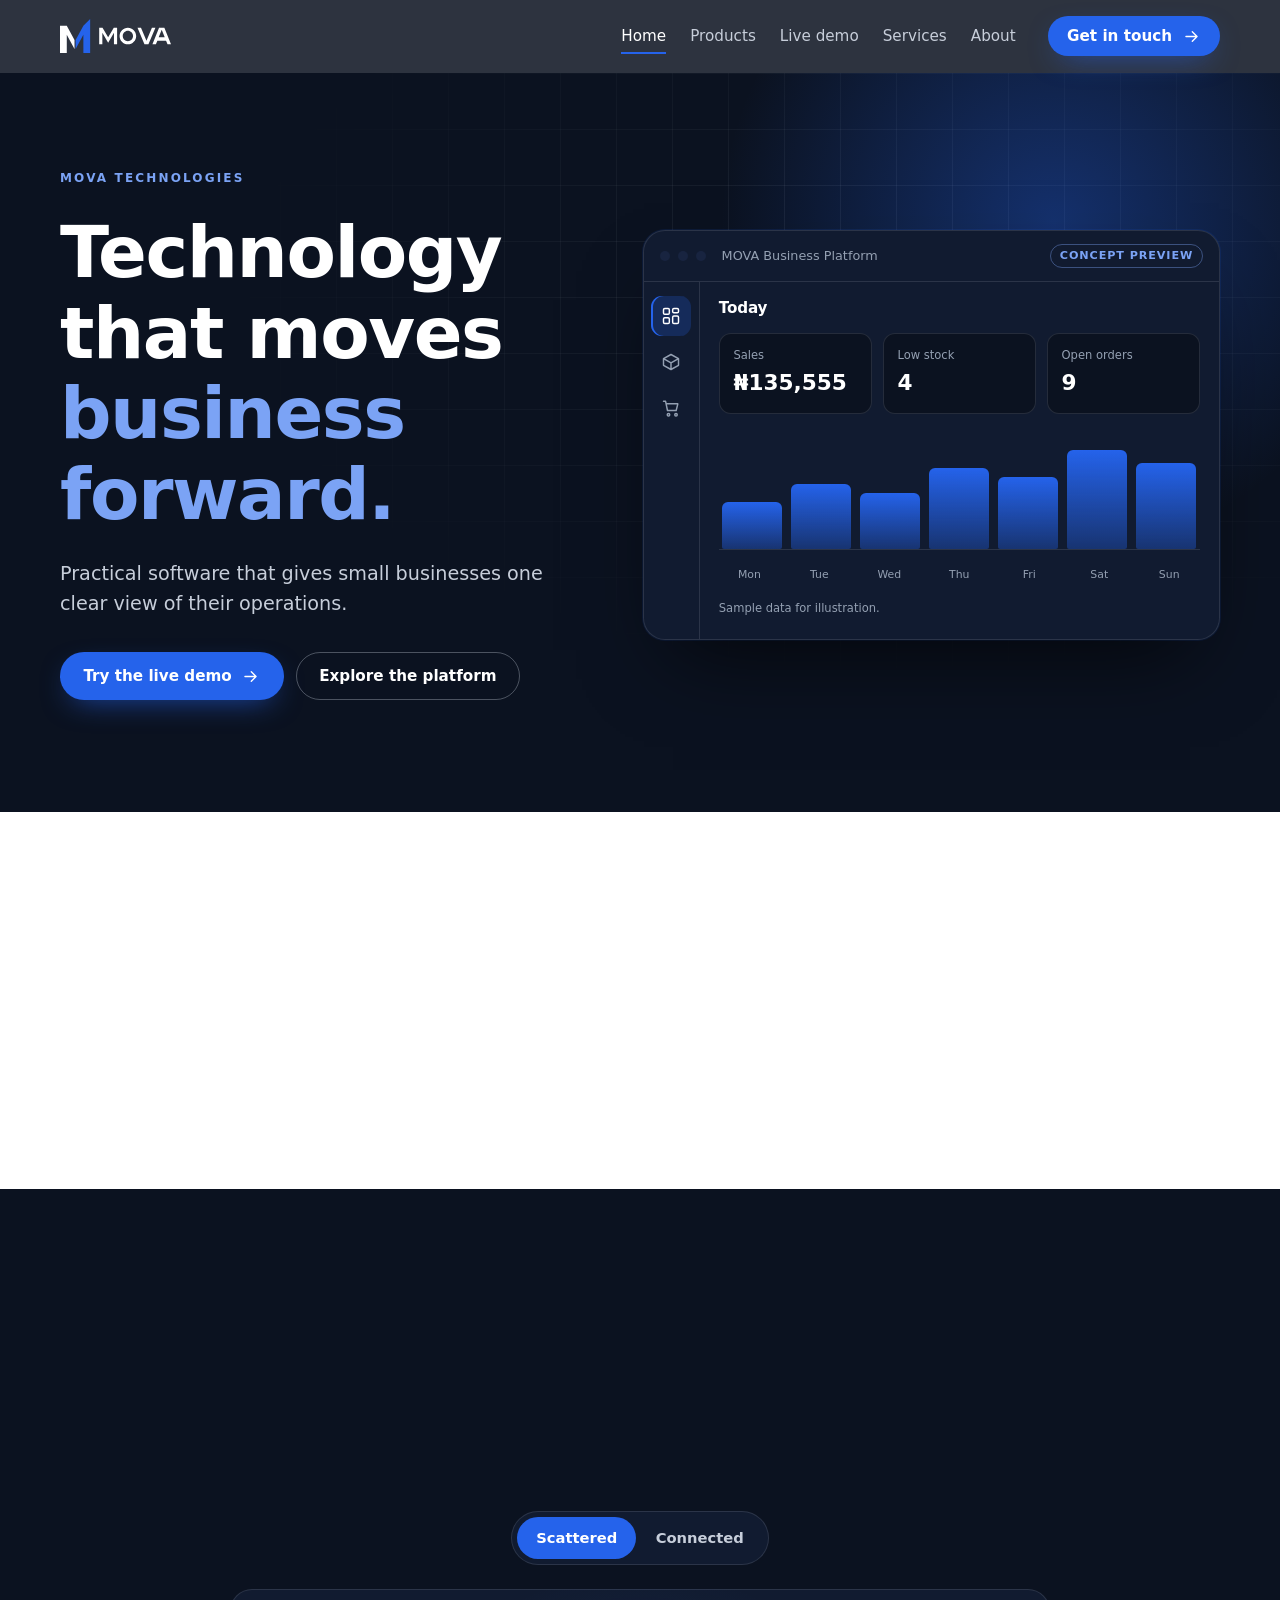
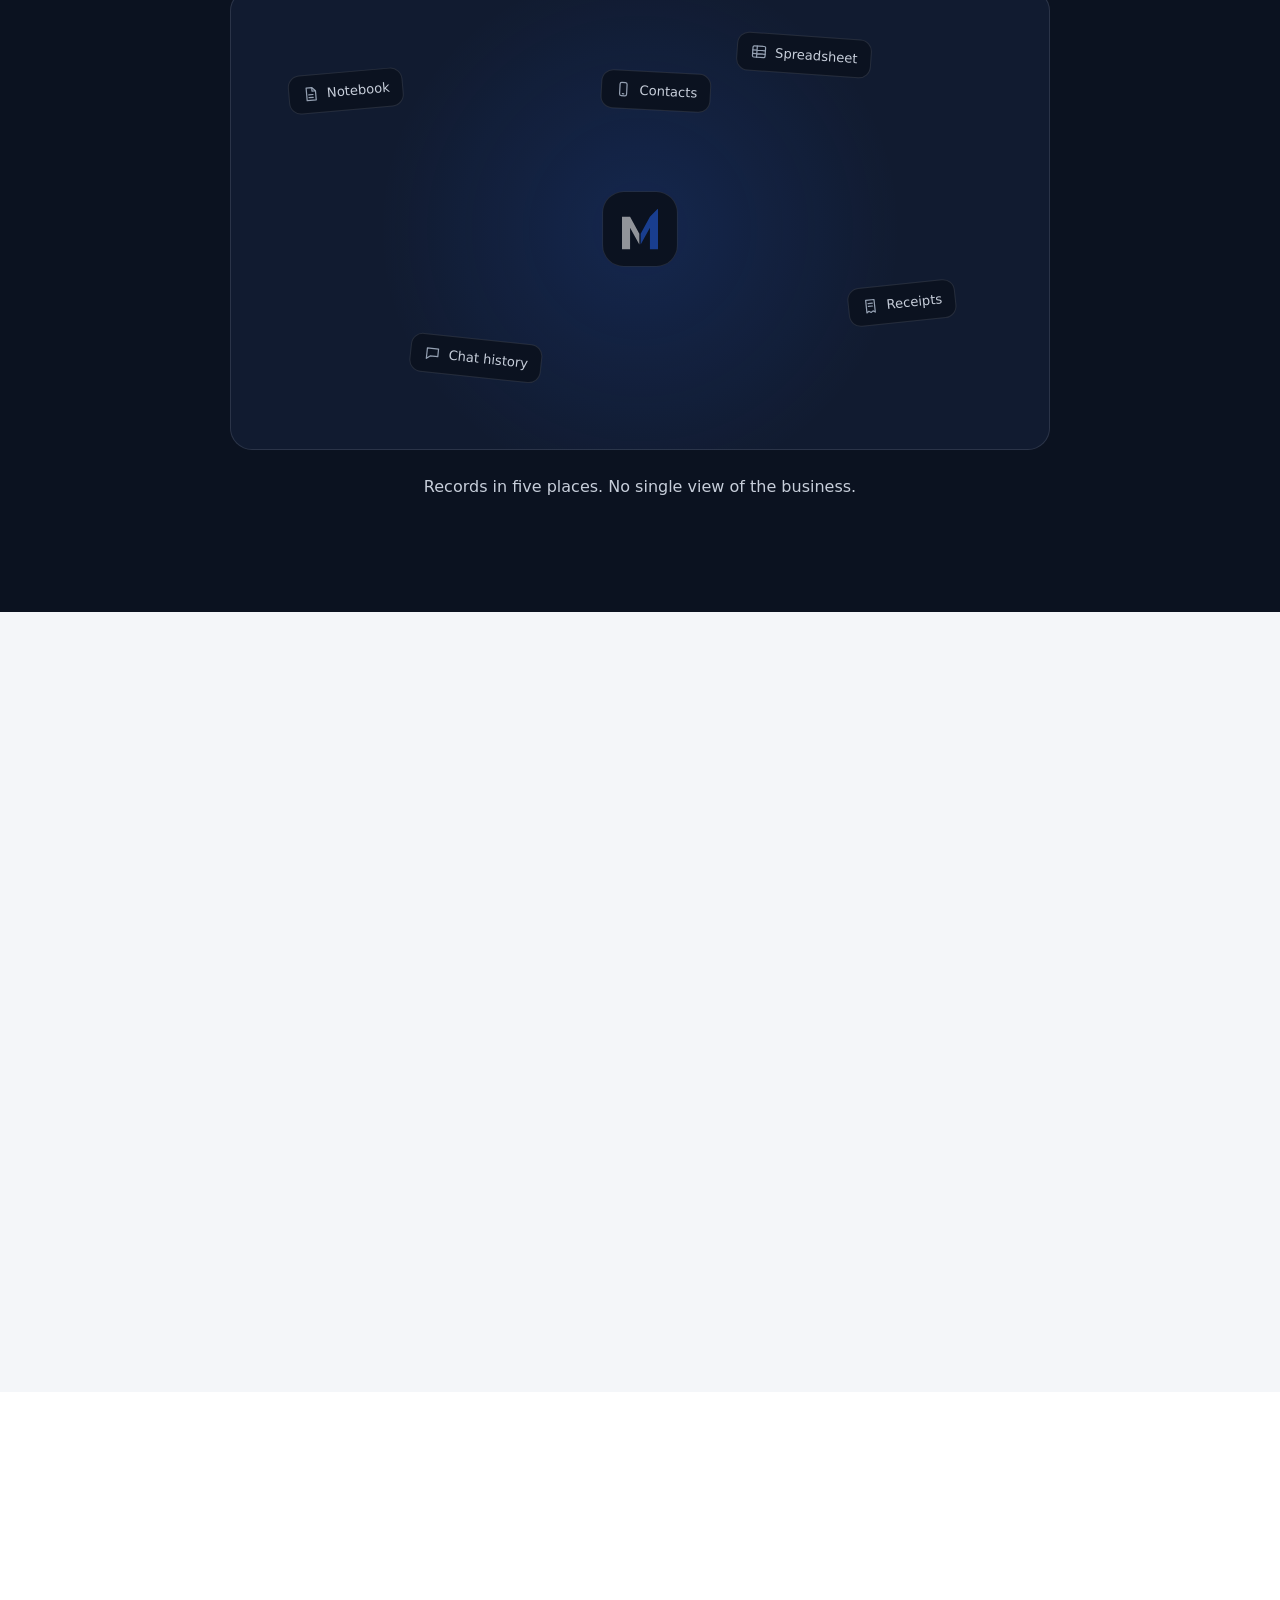
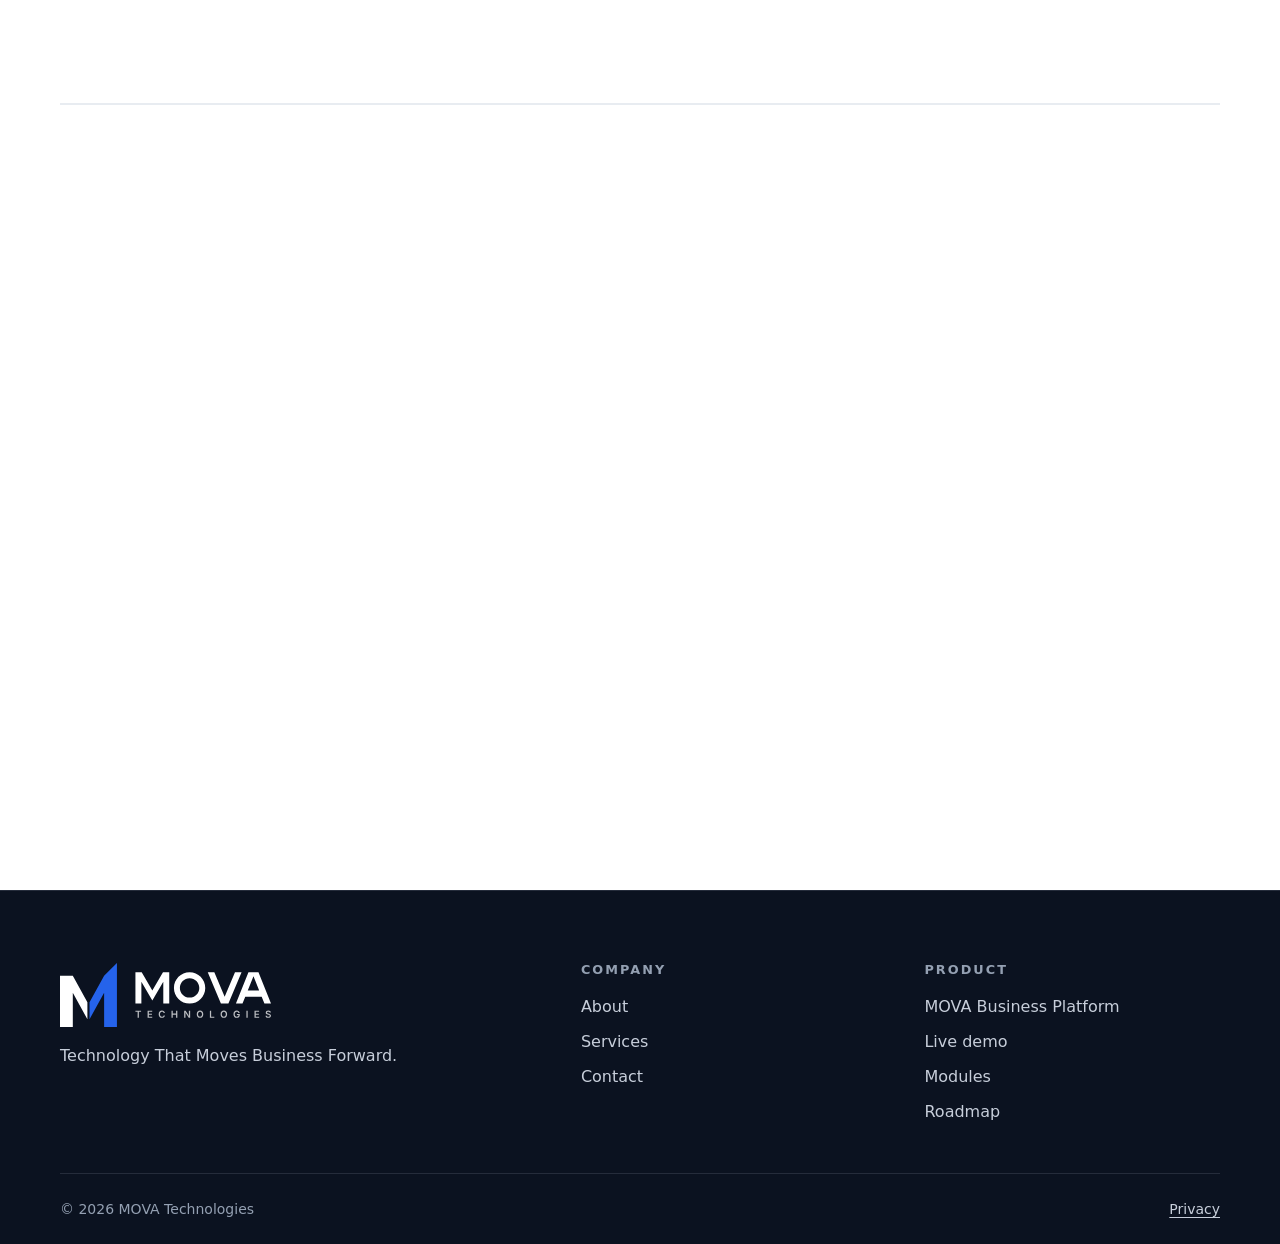
<file: index.html>
<!doctype html>
<html lang="en">
<head>
<meta charset="utf-8">
<meta http-equiv="Content-Security-Policy" content="default-src 'self'; script-src 'self'; style-src 'self' https://fonts.googleapis.com; font-src https://fonts.gstatic.com; img-src 'self' data:; connect-src 'self' https://*.supabase.co; base-uri 'self'; form-action 'self'; object-src 'none'">
<meta name="viewport" content="width=device-width, initial-scale=1">
<meta name="theme-color" content="#0B1220">
<title>MOVA Technologies | Technology That Moves Business Forward</title>
<meta name="description" content="MOVA Technologies builds practical business software for small and medium-sized businesses, starting in Nigeria.">
<meta property="og:type" content="website">
<meta property="og:title" content="MOVA Technologies | Technology That Moves Business Forward">
<meta property="og:description" content="MOVA Technologies builds practical business software for small and medium-sized businesses, starting in Nigeria.">
<link rel="icon" href="favicon.svg" type="image/svg+xml">
<link rel="icon" href="favicon.ico" sizes="48x48">
<link rel="apple-touch-icon" href="apple-touch-icon.png">
<link rel="manifest" href="site.webmanifest">
<link rel="preconnect" href="https://fonts.googleapis.com">
<link rel="preconnect" href="https://fonts.gstatic.com" crossorigin>
<link rel="stylesheet" href="https://fonts.googleapis.com/css2?family=Inter:wght@400;500;600&family=Sora:wght@600;700&display=swap">
<link rel="stylesheet" href="assets/css/tokens.css">
<link rel="stylesheet" href="assets/css/base.css">
<link rel="stylesheet" href="assets/css/components.css">
<link rel="stylesheet" href="assets/css/sections.css">
<script src="assets/js/boot.js"></script>
</head>
<body>
<a class="skip-link" href="#main">Skip to content</a>
<header class="site-header">
<div class="container site-header__inner">
<a class="brand" href="index.html" aria-label="MOVA Technologies, home"><img src="assets/img/mova-secondary-reversed.svg" width="111" height="34" alt="MOVA"></a>
<button class="nav-toggle" type="button" aria-expanded="false" aria-controls="primary-nav" aria-label="Open menu"><svg class="icon icon-open" aria-hidden="true" focusable="false"><use href="assets/img/icons.svg#i-menu"/></svg><svg class="icon icon-close" aria-hidden="true" focusable="false"><use href="assets/img/icons.svg#i-close"/></svg></button>
<nav id="primary-nav" class="nav" aria-label="Primary">
<ul><li><a href="index.html" aria-current="page">Home</a></li><li><a href="products.html">Products</a></li><li><a href="demo.html">Live demo</a></li><li><a href="services.html">Services</a></li><li><a href="about.html">About</a></li></ul>
<a class="btn btn--primary" href="contact.html">Get in touch <svg class="icon" aria-hidden="true" focusable="false"><use href="assets/img/icons.svg#i-arrow"/></svg></a>
</nav>
</div>
</header>
<main id="main">
<section class="hero">
<div class="container hero__inner">
<div class="hero__copy">
<span class="eyebrow reveal">MOVA Technologies</span>
<h1 class="reveal d1">Technology that moves <span class="accent">business forward.</span></h1>
<p class="lead reveal d2">Practical software that gives small businesses one clear view of their operations.</p>
<div class="hero__cta reveal d3"><a class="btn btn--primary" href="demo.html">Try the live demo <svg class="icon" aria-hidden="true" focusable="false"><use href="assets/img/icons.svg#i-arrow"/></svg></a><a class="btn btn--ghost" href="products.html">Explore the platform</a></div>
</div>
<div class="pw reveal" data-pw>
<div class="pw__bar"><span class="pw__dot"></span><span class="pw__dot"></span><span class="pw__dot"></span><span class="pw__title">MOVA Business Platform</span><span class="pw__chip">Concept preview</span></div>
<div class="pw__body">
<div class="pw__side" role="tablist" aria-label="Preview sections" aria-orientation="vertical">
<button class="pw__tab" role="tab" id="pw-t1" aria-controls="pw-p1" aria-selected="true" aria-label="Overview" type="button"><svg class="icon" aria-hidden="true" focusable="false"><use href="assets/img/icons.svg#i-grid"/></svg></button>
<button class="pw__tab" role="tab" id="pw-t2" aria-controls="pw-p2" aria-selected="false" tabindex="-1" aria-label="Inventory" type="button"><svg class="icon" aria-hidden="true" focusable="false"><use href="assets/img/icons.svg#i-box"/></svg></button>
<button class="pw__tab" role="tab" id="pw-t3" aria-controls="pw-p3" aria-selected="false" tabindex="-1" aria-label="Sales" type="button"><svg class="icon" aria-hidden="true" focusable="false"><use href="assets/img/icons.svg#i-cart"/></svg></button>
</div>
<div class="pw__panels">
<div class="pw__panel" role="tabpanel" id="pw-p1" aria-labelledby="pw-t1">
<h3 class="pw__h">Today</h3>
<div class="kpis"><div class="kpi"><small>Sales</small><strong data-count="184500" data-prefix="&#8358;">&#8358;184,500</strong></div><div class="kpi"><small>Low stock</small><strong data-count="6">6</strong></div><div class="kpi"><small>Open orders</small><strong data-count="12">12</strong></div></div>
<div class="bars" aria-hidden="true"><div class="bar"><i data-h="42"></i></div><div class="bar"><i data-h="58"></i></div><div class="bar"><i data-h="50"></i></div><div class="bar"><i data-h="72"></i></div><div class="bar"><i data-h="64"></i></div><div class="bar"><i data-h="88"></i></div><div class="bar"><i data-h="76"></i></div></div>
<div class="days" aria-hidden="true"><span>Mon</span><span>Tue</span><span>Wed</span><span>Thu</span><span>Fri</span><span>Sat</span><span>Sun</span></div>
<p class="pw__note">Sample data for illustration.</p>
</div>
<div class="pw__panel" role="tabpanel" id="pw-p2" aria-labelledby="pw-t2" hidden>
<h3 class="pw__h">Inventory</h3>
<div class="rows">
<div class="row"><span>Rice, 50 kg bag</span><span>38 in stock</span><div class="meter"><i data-w="72"></i></div></div>
<div class="row"><span>Cooking oil, 5 L</span><span>9 in stock</span><div class="meter"><i class="low" data-w="22"></i></div></div>
<div class="row"><span>Sugar, 1 kg</span><span>64 in stock</span><div class="meter"><i data-w="85"></i></div></div>
<div class="row"><span>Detergent, 2 kg</span><span>7 in stock</span><div class="meter"><i class="low" data-w="18"></i></div></div>
</div>
<p class="pw__note">Amber bars flag items below their reorder level. Sample data.</p>
</div>
<div class="pw__panel" role="tabpanel" id="pw-p3" aria-labelledby="pw-t3" hidden>
<h3 class="pw__h">Recent sales</h3>
<div class="rows">
<div class="row"><span>Sale 1042, 3 items</span><span>&#8358;12,400</span></div>
<div class="row"><span>Sale 1041, 1 item</span><span>&#8358;8,950</span></div>
<div class="row"><span>Sale 1040, 6 items</span><span>&#8358;23,100</span></div>
<div class="row"><span>Sale 1039, 2 items</span><span>&#8358;4,300</span></div>
</div>
<p class="pw__note">Every sale updates stock automatically. Sample data.</p>
</div>
</div></div></div>
</div>
</section>
<section class="section ">
<div class="container">
<div class="grid grid--3"><div class="pillar reveal d1"><span class="ico"><svg class="icon" aria-hidden="true" focusable="false"><use href="assets/img/icons.svg#i-link"/></svg></span><h3>Connected</h3><p>Stock, sales, customers and money in one place.</p></div><div class="pillar reveal d2"><span class="ico"><svg class="icon" aria-hidden="true" focusable="false"><use href="assets/img/icons.svg#i-shield"/></svg></span><h3>Secure by design</h3><p>Every business sees only its own data.</p></div><div class="pillar reveal d3"><span class="ico"><svg class="icon" aria-hidden="true" focusable="false"><use href="assets/img/icons.svg#i-bolt"/></svg></span><h3>Practical</h3><p>Made for everyday work on a phone or a computer.</p></div></div>
</div>
</section>
<section class="section section--dark">
<div class="container">
<div class="section-head reveal"><span class="eyebrow">The problem</span><h2>One view instead of five.</h2><p>Most small businesses run on scattered records. Toggle to see the difference.</p></div>
<div class="connect-wrap">
<div class="seg" role="group" aria-label="Choose a view"><button type="button" data-connect-state="scattered" aria-pressed="true">Scattered</button><button type="button" data-connect-state="connected" aria-pressed="false">Connected</button></div>
<div class="connect" data-connect data-state="scattered" role="img" aria-label="Diagram: five separate record sources joining into one MOVA platform">
<svg class="lines" viewBox="0 0 100 100" preserveAspectRatio="none" aria-hidden="true"><line x1="50" y1="52" x2="24" y2="26" pathLength="100"/><line x1="50" y1="52" x2="76" y2="26" pathLength="100"/><line x1="50" y1="52" x2="24" y2="76" pathLength="100"/><line x1="50" y1="52" x2="76" y2="76" pathLength="100"/><line x1="50" y1="52" x2="50" y2="10" pathLength="100"/></svg>
<div class="hub"><img src="assets/img/mova-symbol-reversed.svg" width="44" height="50" alt=""></div>
<span class="node node--1"><svg class="icon" aria-hidden="true" focusable="false"><use href="assets/img/icons.svg#i-file"/></svg>Notebook</span><span class="node node--2"><svg class="icon" aria-hidden="true" focusable="false"><use href="assets/img/icons.svg#i-sheet"/></svg>Spreadsheet</span><span class="node node--3"><svg class="icon" aria-hidden="true" focusable="false"><use href="assets/img/icons.svg#i-chat"/></svg>Chat history</span><span class="node node--4"><svg class="icon" aria-hidden="true" focusable="false"><use href="assets/img/icons.svg#i-receipt"/></svg>Receipts</span><span class="node node--5"><svg class="icon" aria-hidden="true" focusable="false"><use href="assets/img/icons.svg#i-phone"/></svg>Contacts</span>
</div>
<p class="connect-caption" data-connect-caption aria-live="polite"></p>
</div>
</div>
</section>
<section class="section section--silver">
<div class="container">
<div class="section-head reveal"><span class="eyebrow">MOVA Business Platform</span><h2>Ten modules. One platform.</h2><p>In planning. Built one module at a time.</p></div>
<div class="mod-tiles"><a class="mod-tile reveal" href="products.html#modules"><span class="ico"><svg class="icon" aria-hidden="true" focusable="false"><use href="assets/img/icons.svg#i-grid"/></svg></span>Dashboard</a><a class="mod-tile reveal" href="products.html#modules"><span class="ico"><svg class="icon" aria-hidden="true" focusable="false"><use href="assets/img/icons.svg#i-box"/></svg></span>Inventory</a><a class="mod-tile reveal" href="products.html#modules"><span class="ico"><svg class="icon" aria-hidden="true" focusable="false"><use href="assets/img/icons.svg#i-cart"/></svg></span>Sales</a><a class="mod-tile reveal" href="products.html#modules"><span class="ico"><svg class="icon" aria-hidden="true" focusable="false"><use href="assets/img/icons.svg#i-clipboard"/></svg></span>Orders</a><a class="mod-tile reveal" href="products.html#modules"><span class="ico"><svg class="icon" aria-hidden="true" focusable="false"><use href="assets/img/icons.svg#i-users"/></svg></span>Customers</a><a class="mod-tile reveal" href="products.html#modules"><span class="ico"><svg class="icon" aria-hidden="true" focusable="false"><use href="assets/img/icons.svg#i-wallet"/></svg></span>Finance</a><a class="mod-tile reveal" href="products.html#modules"><span class="ico"><svg class="icon" aria-hidden="true" focusable="false"><use href="assets/img/icons.svg#i-badge"/></svg></span>Employees</a><a class="mod-tile reveal" href="products.html#modules"><span class="ico"><svg class="icon" aria-hidden="true" focusable="false"><use href="assets/img/icons.svg#i-chart"/></svg></span>Reports</a><a class="mod-tile reveal" href="products.html#modules"><span class="ico"><svg class="icon" aria-hidden="true" focusable="false"><use href="assets/img/icons.svg#i-settings"/></svg></span>Settings</a><a class="mod-tile reveal" href="products.html#modules"><span class="ico"><svg class="icon" aria-hidden="true" focusable="false"><use href="assets/img/icons.svg#i-bell"/></svg></span>Notifications</a></div>
<p class="reveal cta-row"><a class="btn btn--dark" href="demo.html">Try it yourself <svg class="icon" aria-hidden="true" focusable="false"><use href="assets/img/icons.svg#i-arrow"/></svg></a></p>
</div>
</section>
<section class="section " id="progress">
<div class="container">
<div class="section-head reveal"><span class="eyebrow">Progress</span><h2>Where we are today.</h2><p>No launch dates yet. Only what is real.</p></div>
<ol class="roadmap">
<li class="rm-step reveal d1 is-done"><span class="rm-dot"><svg class="icon" aria-hidden="true" focusable="false"><use href="assets/img/icons.svg#i-check"/></svg></span><h3>Brand identity</h3><p>Logo, colours, typography.</p><span class="badge badge--done">Delivered</span></li>
<li class="rm-step reveal d2 is-now"><span class="rm-dot">2</span><h3>Website</h3><p>You are here.</p><span class="badge badge--progress">In progress</span></li>
<li class="rm-step reveal d3"><span class="rm-dot">3</span><h3>Product design</h3><p>Interface design before code.</p><span class="badge badge--planned">Planned</span></li>
<li class="rm-step reveal d4"><span class="rm-dot">4</span><h3>Platform foundation</h3><p>Sign-in, business setup, database.</p><span class="badge badge--planned">Planned</span></li>
<li class="rm-step reveal d5"><span class="rm-dot">5</span><h3>Core modules</h3><p>Built and tested one at a time.</p><span class="badge badge--planned">Planned</span></li>
</ol>
</div>
</section>
<section class="section ">
<div class="container">
<div class="cta-band reveal"><h2>Running a small business?</h2><p class="lead">Tell us what slows your day down.</p><a class="btn btn--primary" href="contact.html">Get in touch <svg class="icon" aria-hidden="true" focusable="false"><use href="assets/img/icons.svg#i-arrow"/></svg></a></div>
</div>
</section>
</main>
<footer class="site-footer">
<div class="container">
<div class="footer-grid">
<div>
<img src="assets/img/mova-primary-reversed.svg" width="211" height="64" alt="MOVA Technologies">
<p>Technology That Moves Business Forward.</p>
</div>
<nav aria-label="Company"><h2>Company</h2><ul><li><a href="about.html">About</a></li><li><a href="services.html">Services</a></li><li><a href="contact.html">Contact</a></li></ul></nav>
<nav aria-label="Product"><h2>Product</h2><ul><li><a href="products.html">MOVA Business Platform</a></li><li><a href="demo.html">Live demo</a></li><li><a href="products.html#modules">Modules</a></li><li><a href="products.html#roadmap">Roadmap</a></li></ul></nav>
</div>
<div class="footer-bottom"><span>&copy; <span data-year>2026</span> MOVA Technologies</span><a href="privacy.html">Privacy</a></div>
</div>
</footer>
<script type="module" src="assets/js/main.js"></script>
<script type="module" src="assets/js/hero-demo.js"></script>
<script type="module" src="assets/js/connect.js"></script>
</body>
</html>
</file>
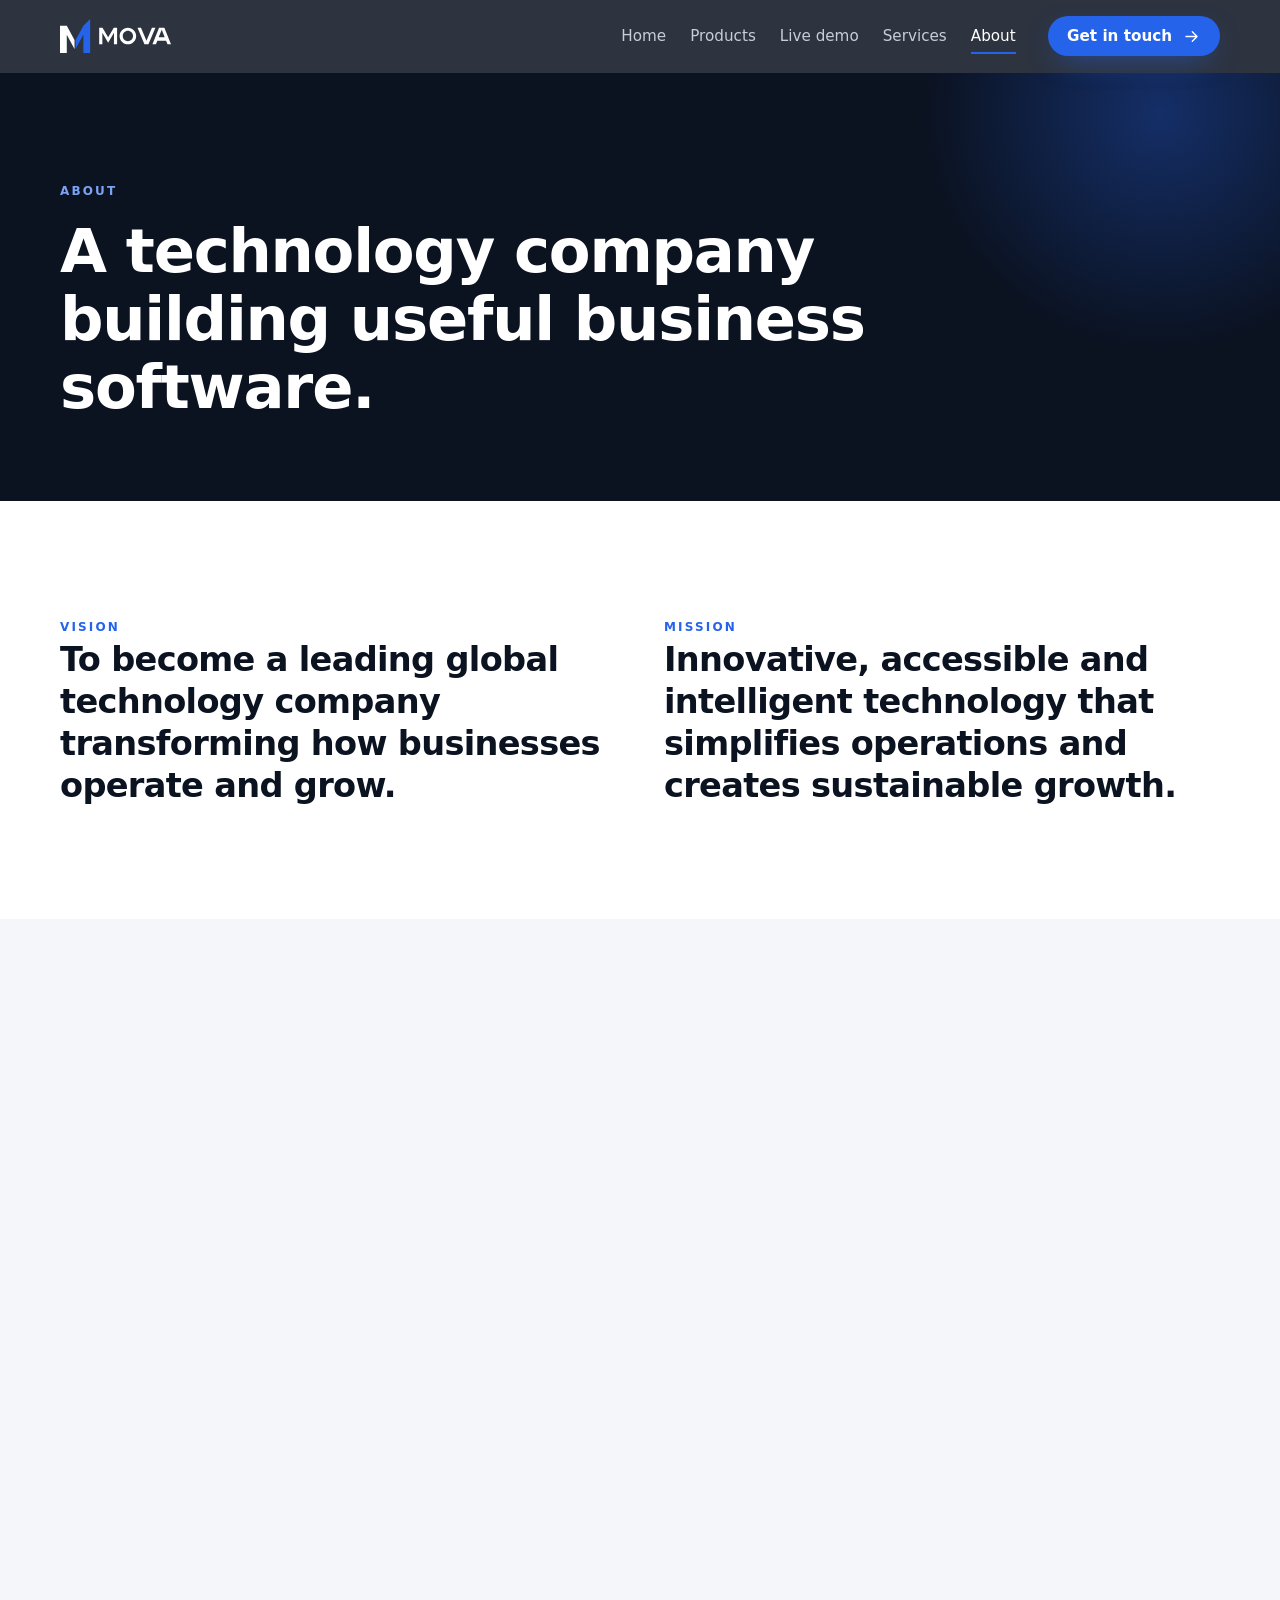
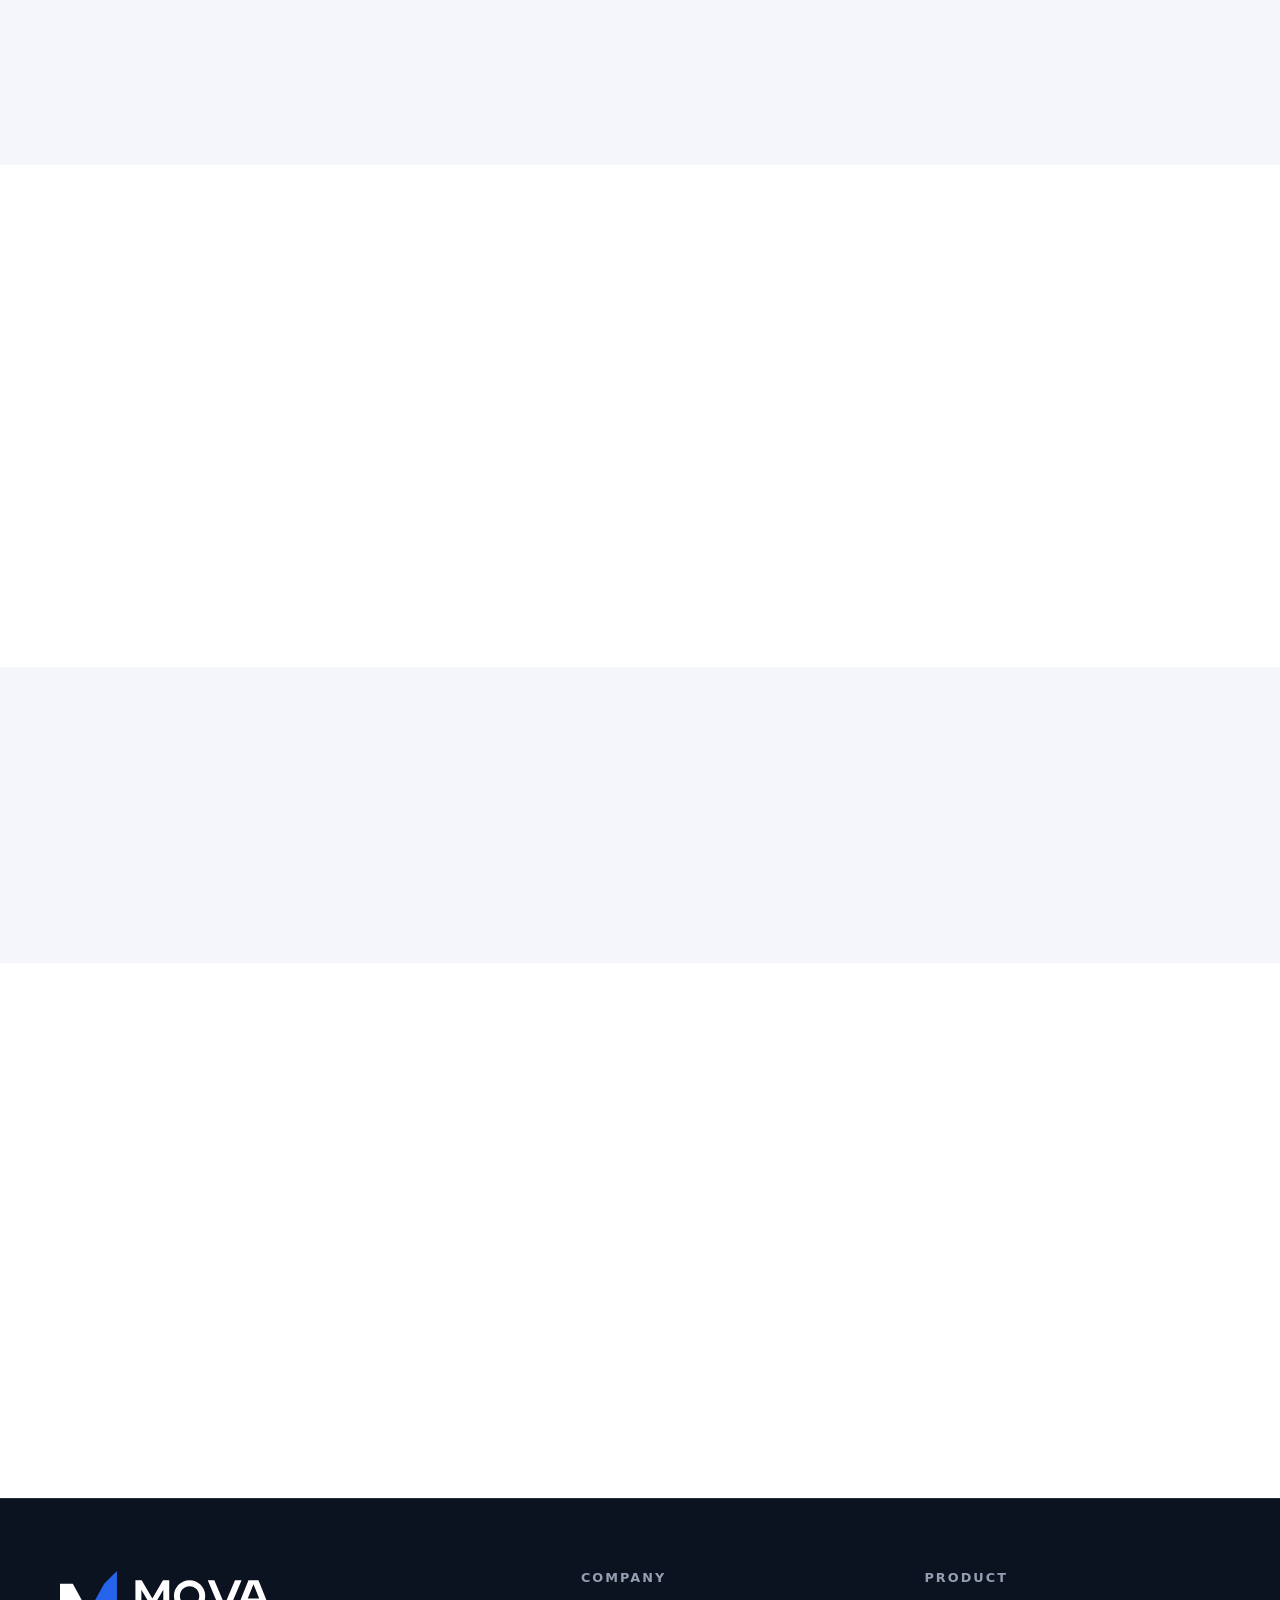
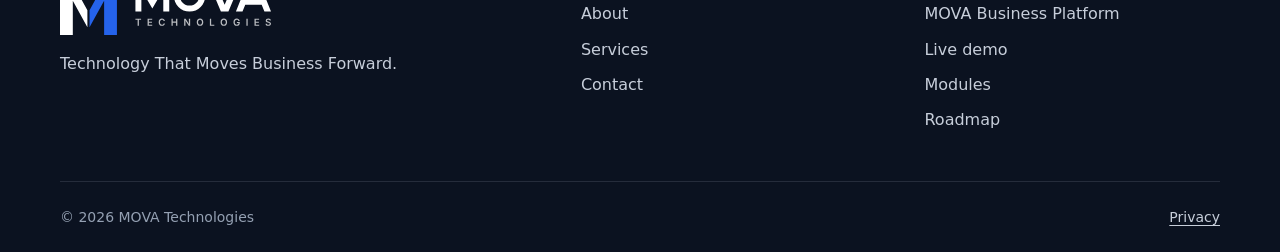
<file: about.html>
<!doctype html>
<html lang="en">
<head>
<meta charset="utf-8">
<meta http-equiv="Content-Security-Policy" content="default-src 'self'; script-src 'self'; style-src 'self' https://fonts.googleapis.com; font-src https://fonts.gstatic.com; img-src 'self' data:; connect-src 'self' https://*.supabase.co; base-uri 'self'; form-action 'self'; object-src 'none'">
<meta name="viewport" content="width=device-width, initial-scale=1">
<meta name="theme-color" content="#0B1220">
<title>About | MOVA Technologies</title>
<meta name="description" content="MOVA Technologies is a business technology company building practical software for small and medium-sized businesses.">
<meta property="og:type" content="website">
<meta property="og:title" content="About | MOVA Technologies">
<meta property="og:description" content="MOVA Technologies is a business technology company building practical software for small and medium-sized businesses.">
<link rel="icon" href="favicon.svg" type="image/svg+xml">
<link rel="icon" href="favicon.ico" sizes="48x48">
<link rel="apple-touch-icon" href="apple-touch-icon.png">
<link rel="manifest" href="site.webmanifest">
<link rel="preconnect" href="https://fonts.googleapis.com">
<link rel="preconnect" href="https://fonts.gstatic.com" crossorigin>
<link rel="stylesheet" href="https://fonts.googleapis.com/css2?family=Inter:wght@400;500;600&family=Sora:wght@600;700&display=swap">
<link rel="stylesheet" href="assets/css/tokens.css">
<link rel="stylesheet" href="assets/css/base.css">
<link rel="stylesheet" href="assets/css/components.css">
<link rel="stylesheet" href="assets/css/sections.css">
<script src="assets/js/boot.js"></script>
</head>
<body>
<a class="skip-link" href="#main">Skip to content</a>
<header class="site-header">
<div class="container site-header__inner">
<a class="brand" href="index.html" aria-label="MOVA Technologies, home"><img src="assets/img/mova-secondary-reversed.svg" width="111" height="34" alt="MOVA"></a>
<button class="nav-toggle" type="button" aria-expanded="false" aria-controls="primary-nav" aria-label="Open menu"><svg class="icon icon-open" aria-hidden="true" focusable="false"><use href="assets/img/icons.svg#i-menu"/></svg><svg class="icon icon-close" aria-hidden="true" focusable="false"><use href="assets/img/icons.svg#i-close"/></svg></button>
<nav id="primary-nav" class="nav" aria-label="Primary">
<ul><li><a href="index.html">Home</a></li><li><a href="products.html">Products</a></li><li><a href="demo.html">Live demo</a></li><li><a href="services.html">Services</a></li><li><a href="about.html" aria-current="page">About</a></li></ul>
<a class="btn btn--primary" href="contact.html">Get in touch <svg class="icon" aria-hidden="true" focusable="false"><use href="assets/img/icons.svg#i-arrow"/></svg></a>
</nav>
</div>
</header>
<main id="main">
<section class="page-hero"><div class="container"><span class="eyebrow">About</span><h1>A technology company building useful business software.</h1></div></section>
<section class="section ">
<div class="container">
<div class="split"><div class="reveal"><span class="eyebrow">Vision</span><p class="statement">To become a leading global technology company transforming how businesses operate and grow.</p></div><div class="reveal d1"><span class="eyebrow">Mission</span><p class="statement">Innovative, accessible and intelligent technology that simplifies operations and creates sustainable growth.</p></div></div>
</div>
</section>
<section class="section section--silver">
<div class="container">
<div class="section-head reveal"><span class="eyebrow">Values</span><h2>What guides our decisions.</h2></div>
<div class="grid grid--4"><div class="card value reveal"><span class="ico"><svg class="icon" aria-hidden="true" focusable="false"><use href="assets/img/icons.svg#i-spark"/></svg></span><h3>Innovation</h3><p>Better ways to solve old problems.</p></div><div class="card value reveal"><span class="ico"><svg class="icon" aria-hidden="true" focusable="false"><use href="assets/img/icons.svg#i-scale"/></svg></span><h3>Integrity</h3><p>Honest with customers and ourselves.</p></div><div class="card value reveal"><span class="ico"><svg class="icon" aria-hidden="true" focusable="false"><use href="assets/img/icons.svg#i-star"/></svg></span><h3>Excellence</h3><p>High standards in design, code and service.</p></div><div class="card value reveal"><span class="ico"><svg class="icon" aria-hidden="true" focusable="false"><use href="assets/img/icons.svg#i-shield"/></svg></span><h3>Reliability</h3><p>Software people depend on every day.</p></div><div class="card value reveal"><span class="ico"><svg class="icon" aria-hidden="true" focusable="false"><use href="assets/img/icons.svg#i-target"/></svg></span><h3>Customer focus</h3><p>The customer's problem comes first.</p></div><div class="card value reveal"><span class="ico"><svg class="icon" aria-hidden="true" focusable="false"><use href="assets/img/icons.svg#i-lock"/></svg></span><h3>Security</h3><p>Customer data is protected by design.</p></div><div class="card value reveal"><span class="ico"><svg class="icon" aria-hidden="true" focusable="false"><use href="assets/img/icons.svg#i-refresh"/></svg></span><h3>Continuous improvement</h3><p>Always learning and refining.</p></div></div>
</div>
</section>
<section class="section ">
<div class="container">
<div class="split"><div><div class="section-head reveal"><span class="eyebrow">Where we are</span><h2>Honest progress.</h2><p>We start with Nigerian small and medium-sized businesses and aim to serve businesses internationally over time.</p></div>
</div><div><div class="status-list"><div class="status-item reveal"><span class="ico"><svg class="icon" aria-hidden="true" focusable="false"><use href="assets/img/icons.svg#i-check"/></svg></span><strong>Brand identity</strong><span class="badge badge--done">Delivered</span></div><div class="status-item reveal"><span class="ico"><svg class="icon" aria-hidden="true" focusable="false"><use href="assets/img/icons.svg#i-globe"/></svg></span><strong>This website</strong><span class="badge badge--progress">In progress</span></div><div class="status-item reveal"><span class="ico"><svg class="icon" aria-hidden="true" focusable="false"><use href="assets/img/icons.svg#i-layers"/></svg></span><strong>MOVA Business Platform</strong><span class="badge badge--planned">In planning</span></div></div>
</div></div></div>
</section>
<section class="section section--silver">
<div class="container">
<div class="founder reveal"><span class="avatar"><img src="assets/img/mova-symbol-reversed.svg" width="34" height="38" alt=""></span><div><h2 class="statement">Ahmad Yunusa</h2><p>Founder &amp; CEO. Leads product direction and company strategy.</p></div></div></div>
</section>
<section class="section ">
<div class="container">
<div class="cta-band reveal"><h2>Talk to us.</h2><p class="lead">Partners, early users and curious minds are welcome.</p><a class="btn btn--primary" href="contact.html">Get in touch <svg class="icon" aria-hidden="true" focusable="false"><use href="assets/img/icons.svg#i-arrow"/></svg></a></div>
</div>
</section>
</main>
<footer class="site-footer">
<div class="container">
<div class="footer-grid">
<div>
<img src="assets/img/mova-primary-reversed.svg" width="211" height="64" alt="MOVA Technologies">
<p>Technology That Moves Business Forward.</p>
</div>
<nav aria-label="Company"><h2>Company</h2><ul><li><a href="about.html">About</a></li><li><a href="services.html">Services</a></li><li><a href="contact.html">Contact</a></li></ul></nav>
<nav aria-label="Product"><h2>Product</h2><ul><li><a href="products.html">MOVA Business Platform</a></li><li><a href="demo.html">Live demo</a></li><li><a href="products.html#modules">Modules</a></li><li><a href="products.html#roadmap">Roadmap</a></li></ul></nav>
</div>
<div class="footer-bottom"><span>&copy; <span data-year>2026</span> MOVA Technologies</span><a href="privacy.html">Privacy</a></div>
</div>
</footer>
<script type="module" src="assets/js/main.js"></script>
</body>
</html>
</file>
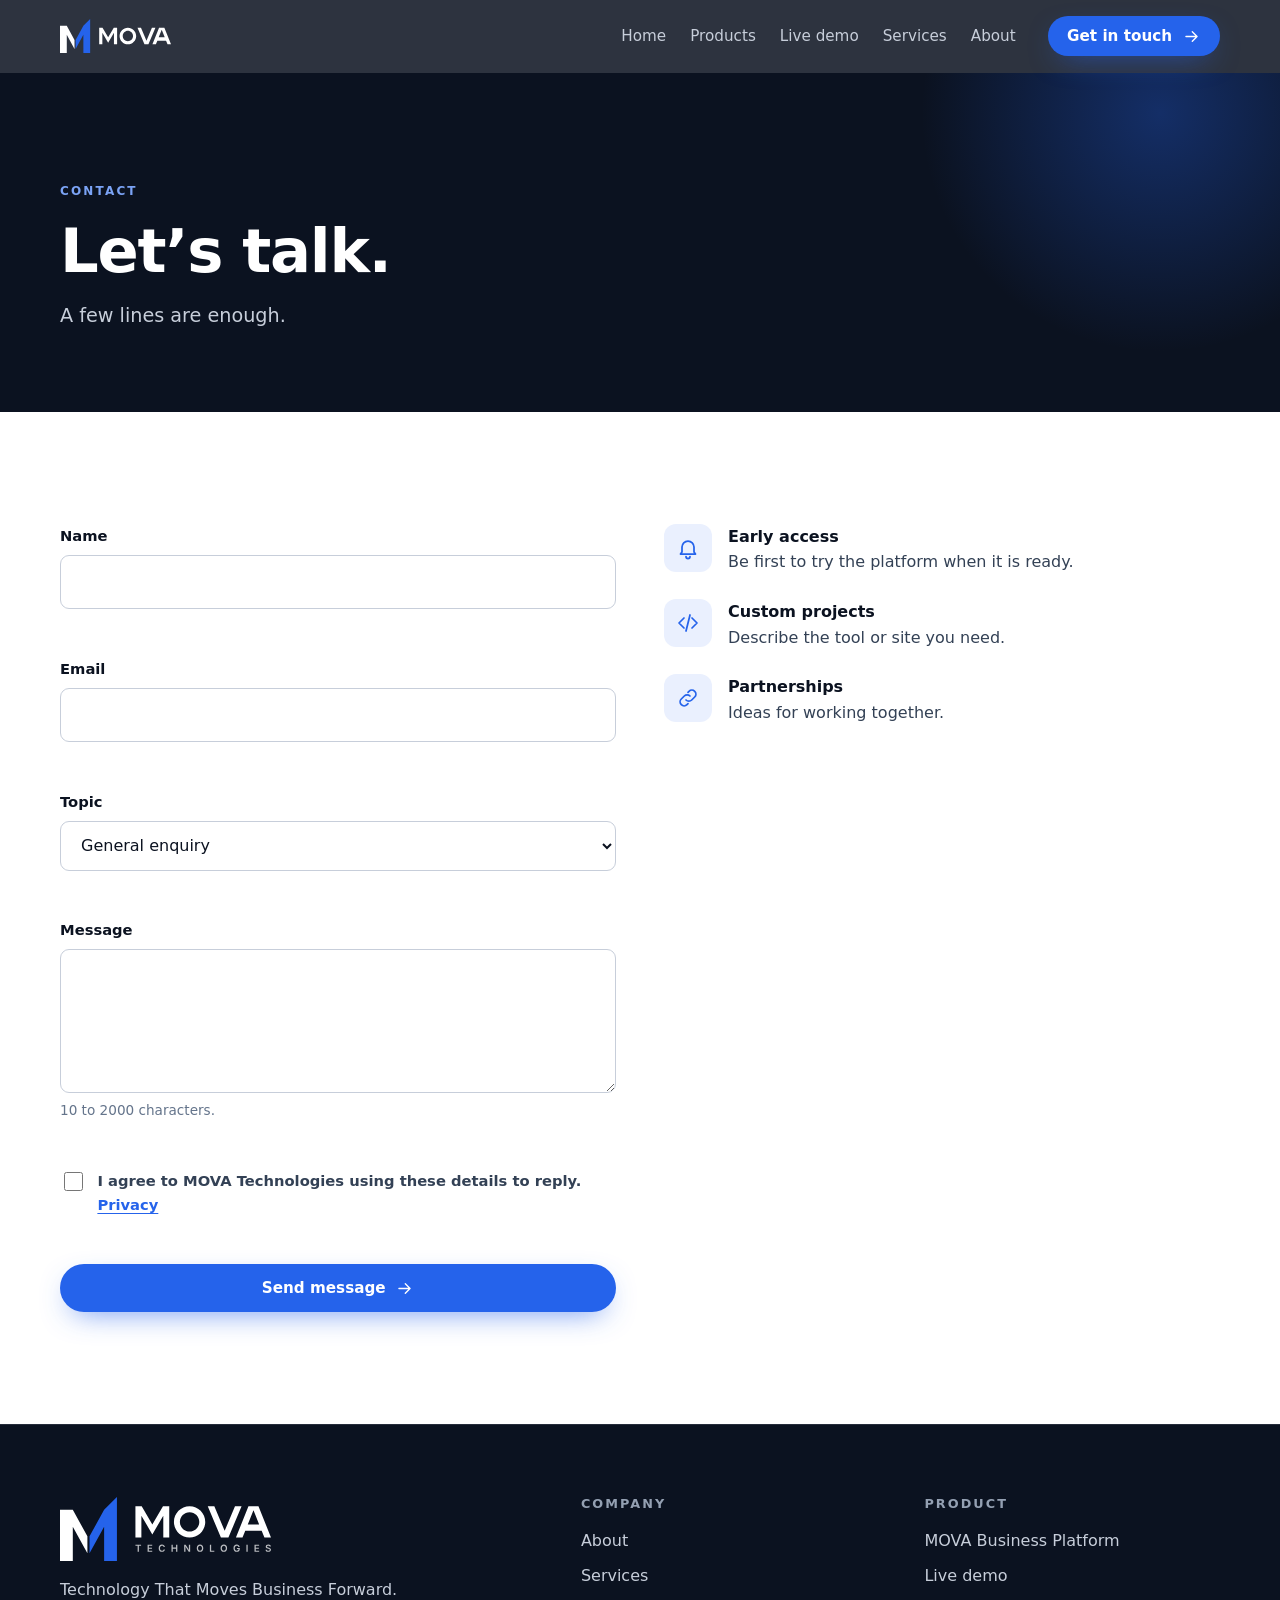
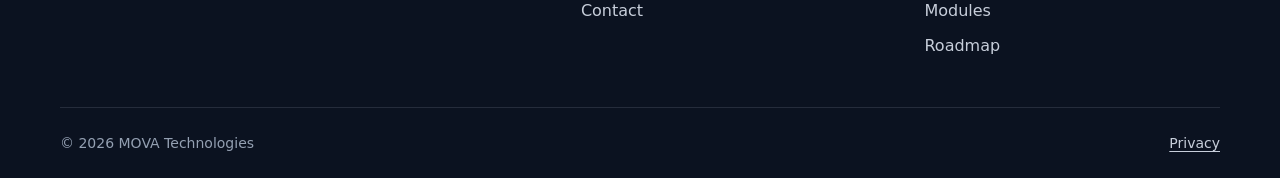
<file: contact.html>
<!doctype html>
<html lang="en">
<head>
<meta charset="utf-8">
<meta http-equiv="Content-Security-Policy" content="default-src 'self'; script-src 'self'; style-src 'self' https://fonts.googleapis.com; font-src https://fonts.gstatic.com; img-src 'self' data:; connect-src 'self' https://*.supabase.co; base-uri 'self'; form-action 'self'; object-src 'none'">
<meta name="viewport" content="width=device-width, initial-scale=1">
<meta name="theme-color" content="#0B1220">
<title>Contact | MOVA Technologies</title>
<meta name="description" content="Contact MOVA Technologies about early access, custom projects or partnerships.">
<meta property="og:type" content="website">
<meta property="og:title" content="Contact | MOVA Technologies">
<meta property="og:description" content="Contact MOVA Technologies about early access, custom projects or partnerships.">
<link rel="icon" href="favicon.svg" type="image/svg+xml">
<link rel="icon" href="favicon.ico" sizes="48x48">
<link rel="apple-touch-icon" href="apple-touch-icon.png">
<link rel="manifest" href="site.webmanifest">
<link rel="preconnect" href="https://fonts.googleapis.com">
<link rel="preconnect" href="https://fonts.gstatic.com" crossorigin>
<link rel="stylesheet" href="https://fonts.googleapis.com/css2?family=Inter:wght@400;500;600&family=Sora:wght@600;700&display=swap">
<link rel="stylesheet" href="assets/css/tokens.css">
<link rel="stylesheet" href="assets/css/base.css">
<link rel="stylesheet" href="assets/css/components.css">
<link rel="stylesheet" href="assets/css/sections.css">
<script src="assets/js/boot.js"></script>
</head>
<body>
<a class="skip-link" href="#main">Skip to content</a>
<header class="site-header">
<div class="container site-header__inner">
<a class="brand" href="index.html" aria-label="MOVA Technologies, home"><img src="assets/img/mova-secondary-reversed.svg" width="111" height="34" alt="MOVA"></a>
<button class="nav-toggle" type="button" aria-expanded="false" aria-controls="primary-nav" aria-label="Open menu"><svg class="icon icon-open" aria-hidden="true" focusable="false"><use href="assets/img/icons.svg#i-menu"/></svg><svg class="icon icon-close" aria-hidden="true" focusable="false"><use href="assets/img/icons.svg#i-close"/></svg></button>
<nav id="primary-nav" class="nav" aria-label="Primary">
<ul><li><a href="index.html">Home</a></li><li><a href="products.html">Products</a></li><li><a href="demo.html">Live demo</a></li><li><a href="services.html">Services</a></li><li><a href="about.html">About</a></li></ul>
<a class="btn btn--primary" href="contact.html" aria-current="page">Get in touch <svg class="icon" aria-hidden="true" focusable="false"><use href="assets/img/icons.svg#i-arrow"/></svg></a>
</nav>
</div>
</header>
<main id="main">
<section class="page-hero"><div class="container"><span class="eyebrow">Contact</span><h1>Let&#8217;s talk.</h1><p class="lead">A few lines are enough.</p></div></section>
<section class="section ">
<div class="container">
<div class="split"><div class="reveal"><form class="form" id="contact-form" novalidate>
<div class="field"><label for="name">Name</label><input id="name" name="name" type="text" autocomplete="name" maxlength="120" required aria-describedby="err-name"><span class="field-error" id="err-name" role="alert"></span></div>
<div class="field"><label for="email">Email</label><input id="email" name="email" type="email" autocomplete="email" maxlength="254" required aria-describedby="err-email"><span class="field-error" id="err-email" role="alert"></span></div>
<div class="field"><label for="topic">Topic</label><select id="topic" name="topic" required aria-describedby="err-topic"><option value="general">General enquiry</option><option value="early-access">Early access</option><option value="custom-project">Custom project</option><option value="partnership">Partnership</option></select><span class="field-error" id="err-topic" role="alert"></span></div>
<div class="field"><label for="message">Message</label><textarea id="message" name="message" maxlength="2000" required aria-describedby="err-message hint-message"></textarea><span class="field-hint" id="hint-message">10 to 2000 characters.</span><span class="field-error" id="err-message" role="alert"></span></div>
<div class="hp" aria-hidden="true"><label for="website">Leave this field empty</label><input id="website" name="website" type="text" tabindex="-1" autocomplete="off"></div>
<div class="field"><label class="check"><input type="checkbox" id="consent" name="consent" aria-describedby="err-consent"><span>I agree to MOVA Technologies using these details to reply. <a href="privacy.html">Privacy</a></span></label><span class="field-error" id="err-consent" role="alert"></span></div>
<button class="btn btn--primary" type="submit">Send message <svg class="icon" aria-hidden="true" focusable="false"><use href="assets/img/icons.svg#i-arrow"/></svg></button>
<p class="form-status" id="form-status" role="status" aria-live="polite"></p>
</form></div><ul class="grid contact-side"><li class="reveal d1"><span class="ico"><svg class="icon" aria-hidden="true" focusable="false"><use href="assets/img/icons.svg#i-bell"/></svg></span><div><strong>Early access</strong><p>Be first to try the platform when it is ready.</p></div></li><li class="reveal d2"><span class="ico"><svg class="icon" aria-hidden="true" focusable="false"><use href="assets/img/icons.svg#i-code"/></svg></span><div><strong>Custom projects</strong><p>Describe the tool or site you need.</p></div></li><li class="reveal d3"><span class="ico"><svg class="icon" aria-hidden="true" focusable="false"><use href="assets/img/icons.svg#i-link"/></svg></span><div><strong>Partnerships</strong><p>Ideas for working together.</p></div></li></ul></div></div>
</section>
</main>
<footer class="site-footer">
<div class="container">
<div class="footer-grid">
<div>
<img src="assets/img/mova-primary-reversed.svg" width="211" height="64" alt="MOVA Technologies">
<p>Technology That Moves Business Forward.</p>
</div>
<nav aria-label="Company"><h2>Company</h2><ul><li><a href="about.html">About</a></li><li><a href="services.html">Services</a></li><li><a href="contact.html">Contact</a></li></ul></nav>
<nav aria-label="Product"><h2>Product</h2><ul><li><a href="products.html">MOVA Business Platform</a></li><li><a href="demo.html">Live demo</a></li><li><a href="products.html#modules">Modules</a></li><li><a href="products.html#roadmap">Roadmap</a></li></ul></nav>
</div>
<div class="footer-bottom"><span>&copy; <span data-year>2026</span> MOVA Technologies</span><a href="privacy.html">Privacy</a></div>
</div>
</footer>
<script src="assets/js/config.js"></script>
<script type="module" src="assets/js/main.js"></script>
<script type="module" src="assets/js/contact.js"></script>
</body>
</html>
</file>
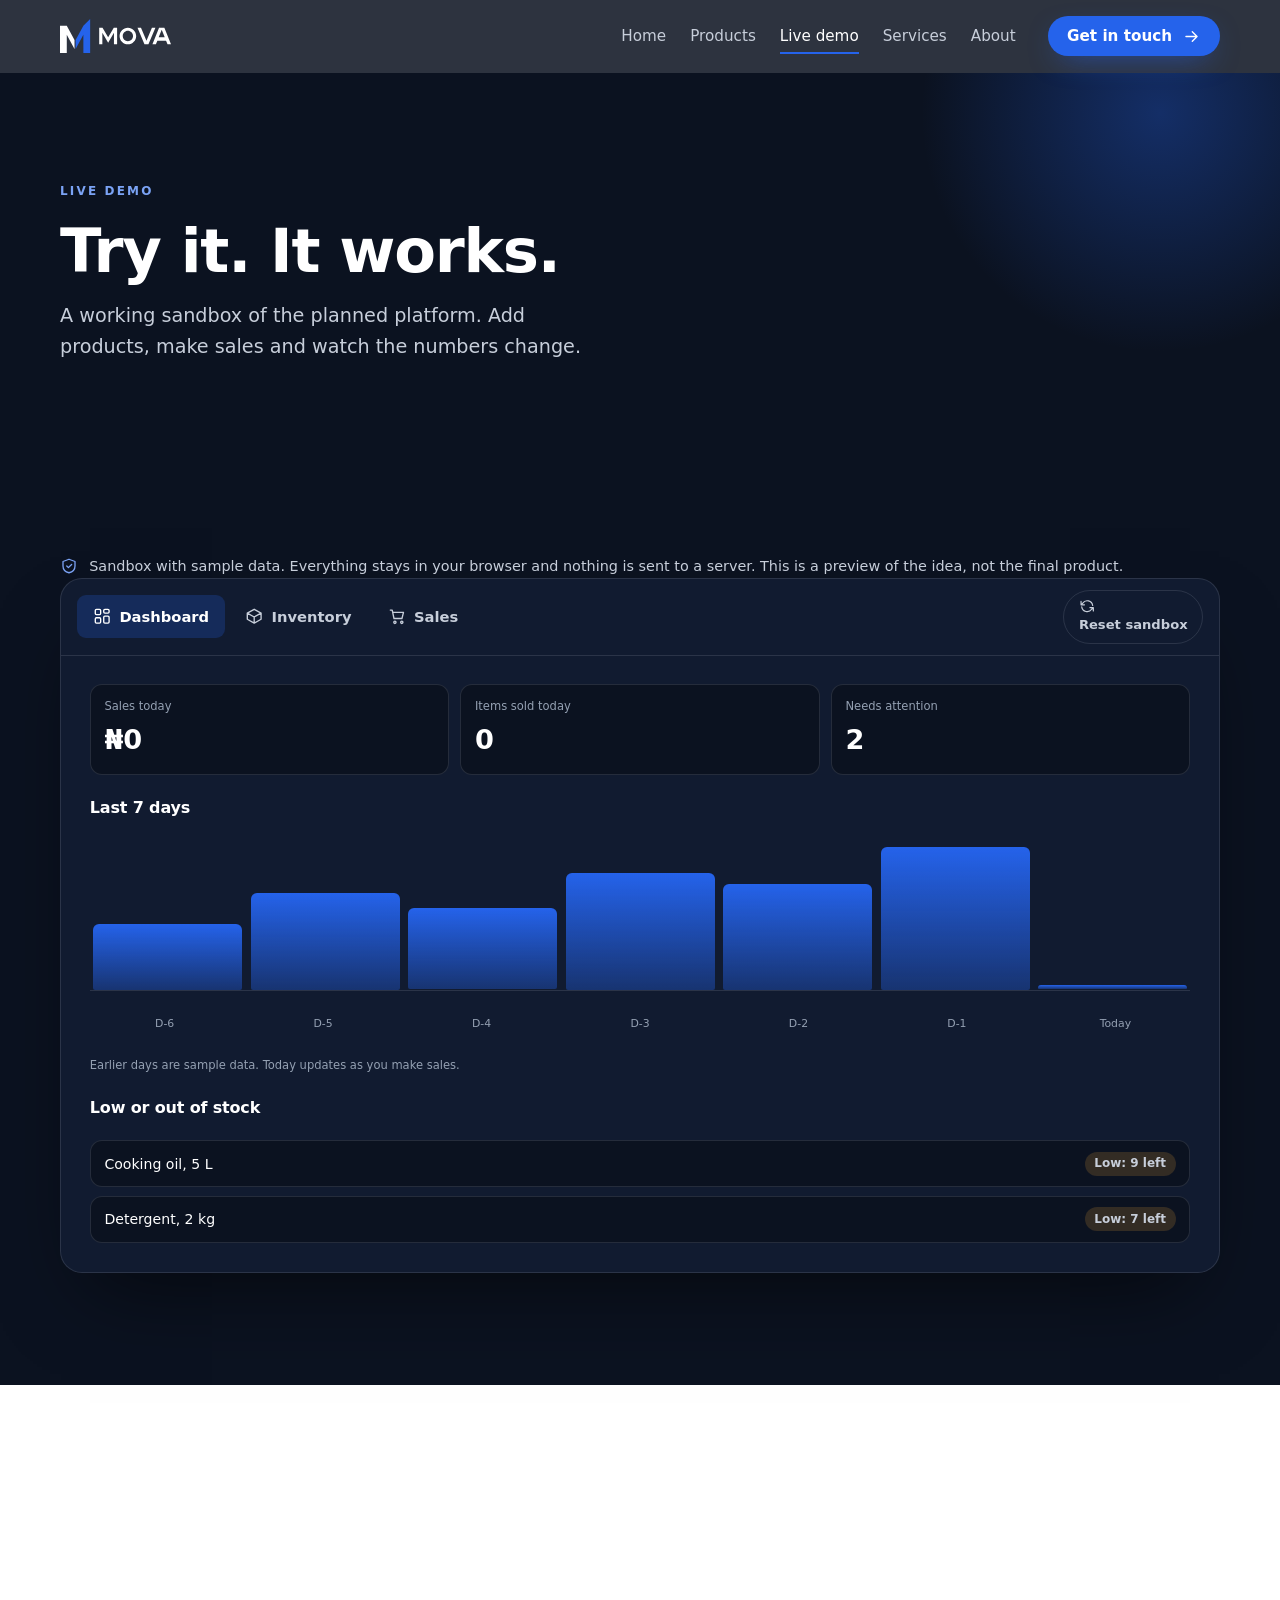
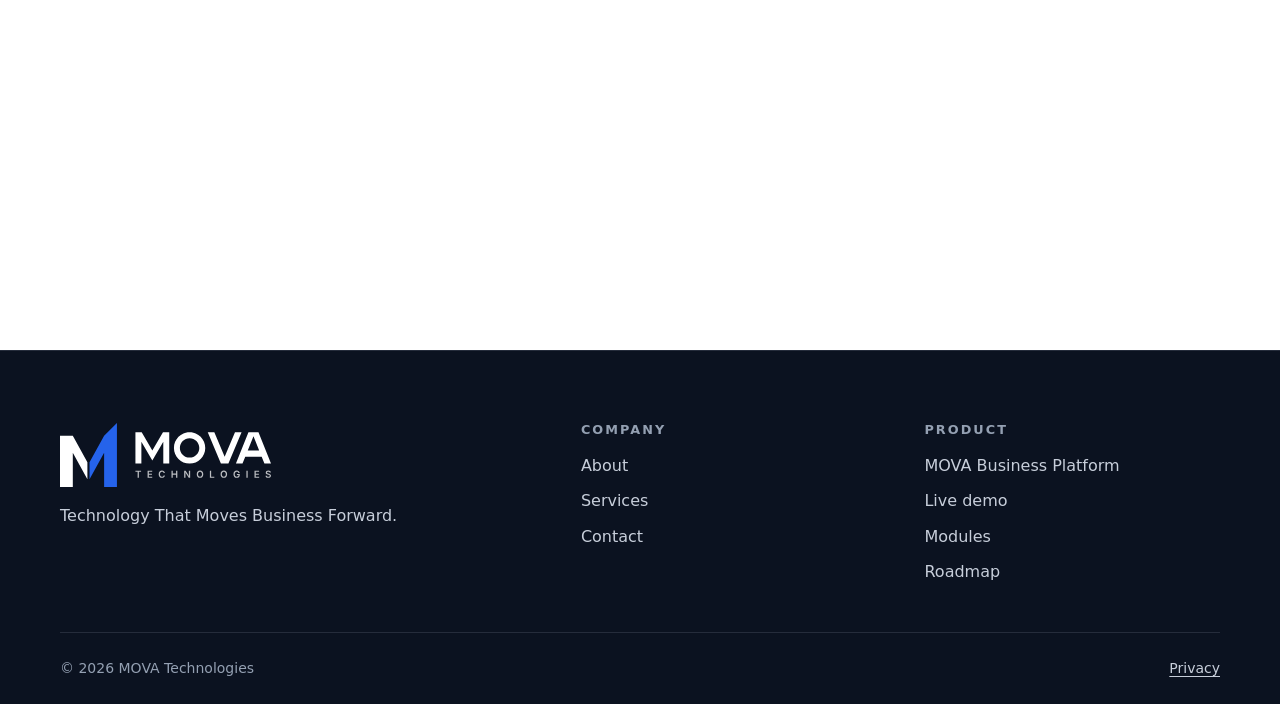
<file: demo.html>
<!doctype html>
<html lang="en">
<head>
<meta charset="utf-8">
<meta http-equiv="Content-Security-Policy" content="default-src 'self'; script-src 'self'; style-src 'self' https://fonts.googleapis.com; font-src https://fonts.gstatic.com; img-src 'self' data:; connect-src 'self' https://*.supabase.co; base-uri 'self'; form-action 'self'; object-src 'none'">
<meta name="viewport" content="width=device-width, initial-scale=1">
<meta name="theme-color" content="#0B1220">
<title>Live demo | MOVA Technologies</title>
<meta name="description" content="Try a working sandbox of the planned MOVA Business Platform: manage products, record sales and watch the dashboard update.">
<meta property="og:type" content="website">
<meta property="og:title" content="Live demo | MOVA Technologies">
<meta property="og:description" content="Try a working sandbox of the planned MOVA Business Platform: manage products, record sales and watch the dashboard update.">
<link rel="icon" href="favicon.svg" type="image/svg+xml">
<link rel="icon" href="favicon.ico" sizes="48x48">
<link rel="apple-touch-icon" href="apple-touch-icon.png">
<link rel="manifest" href="site.webmanifest">
<link rel="preconnect" href="https://fonts.googleapis.com">
<link rel="preconnect" href="https://fonts.gstatic.com" crossorigin>
<link rel="stylesheet" href="https://fonts.googleapis.com/css2?family=Inter:wght@400;500;600&family=Sora:wght@600;700&display=swap">
<link rel="stylesheet" href="assets/css/tokens.css">
<link rel="stylesheet" href="assets/css/base.css">
<link rel="stylesheet" href="assets/css/components.css">
<link rel="stylesheet" href="assets/css/sections.css">
<script src="assets/js/boot.js"></script>
</head>
<body>
<a class="skip-link" href="#main">Skip to content</a>
<header class="site-header">
<div class="container site-header__inner">
<a class="brand" href="index.html" aria-label="MOVA Technologies, home"><img src="assets/img/mova-secondary-reversed.svg" width="111" height="34" alt="MOVA"></a>
<button class="nav-toggle" type="button" aria-expanded="false" aria-controls="primary-nav" aria-label="Open menu"><svg class="icon icon-open" aria-hidden="true" focusable="false"><use href="assets/img/icons.svg#i-menu"/></svg><svg class="icon icon-close" aria-hidden="true" focusable="false"><use href="assets/img/icons.svg#i-close"/></svg></button>
<nav id="primary-nav" class="nav" aria-label="Primary">
<ul><li><a href="index.html">Home</a></li><li><a href="products.html">Products</a></li><li><a href="demo.html" aria-current="page">Live demo</a></li><li><a href="services.html">Services</a></li><li><a href="about.html">About</a></li></ul>
<a class="btn btn--primary" href="contact.html">Get in touch <svg class="icon" aria-hidden="true" focusable="false"><use href="assets/img/icons.svg#i-arrow"/></svg></a>
</nav>
</div>
</header>
<main id="main">
<section class="page-hero"><div class="container"><span class="eyebrow">Live demo</span><h1>Try it. It works.</h1><p class="lead">A working sandbox of the planned platform. Add products, make sales and watch the numbers change.</p></div></section>
<section class="section section--dark">
<div class="container">
<noscript><p class="lead">The demo needs JavaScript. Please enable it to try the sandbox.</p></noscript>
<p class="sbx-note reveal"><svg class="icon" aria-hidden="true" focusable="false"><use href="assets/img/icons.svg#i-shield"/></svg><span>Sandbox with sample data. Everything stays in your browser and nothing is sent to a server. This is a preview of the idea, not the final product.</span></p>
<div class="sbx reveal d1" data-sbx>
<div class="sbx__bar">
<div class="sbx__tabs" role="tablist" aria-label="Demo sections">
<button class="sbx__tab" role="tab" id="sbx-t1" aria-controls="sbx-p1" aria-selected="true" data-sbx-tab type="button"><svg class="icon" aria-hidden="true" focusable="false"><use href="assets/img/icons.svg#i-grid"/></svg>Dashboard</button>
<button class="sbx__tab" role="tab" id="sbx-t2" aria-controls="sbx-p2" aria-selected="false" tabindex="-1" data-sbx-tab type="button"><svg class="icon" aria-hidden="true" focusable="false"><use href="assets/img/icons.svg#i-box"/></svg>Inventory</button>
<button class="sbx__tab" role="tab" id="sbx-t3" aria-controls="sbx-p3" aria-selected="false" tabindex="-1" data-sbx-tab type="button"><svg class="icon" aria-hidden="true" focusable="false"><use href="assets/img/icons.svg#i-cart"/></svg>Sales</button>
</div>
<button class="sbx__reset" id="sbx-reset" type="button"><svg class="icon" aria-hidden="true" focusable="false"><use href="assets/img/icons.svg#i-refresh"/></svg> Reset sandbox</button>
</div>
<div class="sbx__panel" role="tabpanel" id="sbx-p1" aria-labelledby="sbx-t1">
<div class="kpis"><div class="kpi"><small>Sales today</small><strong id="k-sales">&#8358;0</strong></div><div class="kpi"><small>Items sold today</small><strong id="k-items">0</strong></div><div class="kpi"><small>Needs attention</small><strong id="k-low">0</strong></div></div>
<h3>Last 7 days</h3>
<div class="bars" id="d-bars" aria-hidden="true"></div><div class="days" id="d-days" aria-hidden="true"></div>
<p class="pw__note">Earlier days are sample data. Today updates as you make sales.</p>
<h3>Low or out of stock</h3><ul class="list" id="d-low"></ul>
</div>
<div class="sbx__panel" role="tabpanel" id="sbx-p2" aria-labelledby="sbx-t2" hidden>
<table class="tbl"><thead><tr><th scope="col">Product</th><th scope="col">Price</th><th scope="col">In stock</th><th scope="col">Status</th><th scope="col">Actions</th></tr></thead><tbody id="inv-body"></tbody></table>
<h3>Add a product</h3>
<form class="form" id="inv-form" novalidate>
<div class="form-row"><div class="field"><label for="pname">Name</label><input id="pname" name="pname" type="text" maxlength="60" required></div><div class="field"><label for="pprice">Price (NGN)</label><input id="pprice" name="pprice" type="number" min="1" step="1" inputmode="numeric" required></div><div class="field"><label for="pstock">Stock</label><input id="pstock" name="pstock" type="number" min="0" step="1" inputmode="numeric" required></div><div class="field"><label for="preorder">Reorder level</label><input id="preorder" name="preorder" type="number" min="0" step="1" inputmode="numeric"></div></div>
<div><button class="btn btn--primary" type="submit">Add product <svg class="icon" aria-hidden="true" focusable="false"><use href="assets/img/icons.svg#i-arrow"/></svg></button></div>
<p class="form-msg" id="inv-msg" role="status"></p>
</form>
</div>
<div class="sbx__panel" role="tabpanel" id="sbx-p3" aria-labelledby="sbx-t3" hidden>
<div class="sbx-grid">
<div class="form">
<form class="form" id="s-form" novalidate>
<div class="form-row form-row--2"><div class="field"><label for="s-product">Product</label><select id="s-product" name="sproduct"></select></div><div class="field"><label for="s-qty">Qty</label><input id="s-qty" name="sqty" type="number" min="1" step="1" value="1" inputmode="numeric"></div><button class="btn btn--ghost" type="submit">Add to cart</button></div>
<p class="form-msg" id="s-msg" role="status"></p>
</form>
<h3>Cart</h3><ul class="list" id="s-cart"></ul>
<div class="cart-total"><span>Total</span><span id="s-total">&#8358;0</span></div>
<button class="btn btn--primary" id="s-complete" type="button" disabled>Complete sale <svg class="icon" aria-hidden="true" focusable="false"><use href="assets/img/icons.svg#i-check"/></svg></button>
</div>
<div><h3>Recent sales</h3><ul class="list" id="s-recent"></ul></div>
</div>
</div>
</div>
<p class="sr-only" id="sbx-live" role="status" aria-live="polite"></p>
</div>
</section>
<section class="section ">
<div class="container">
<div class="cta-band reveal"><h2>Want this for your business?</h2><p class="lead">The real platform is in planning. Join the early-access list.</p><a class="btn btn--primary" href="contact.html?topic=early-access">Request early access <svg class="icon" aria-hidden="true" focusable="false"><use href="assets/img/icons.svg#i-arrow"/></svg></a></div>
</div>
</section>
</main>
<footer class="site-footer">
<div class="container">
<div class="footer-grid">
<div>
<img src="assets/img/mova-primary-reversed.svg" width="211" height="64" alt="MOVA Technologies">
<p>Technology That Moves Business Forward.</p>
</div>
<nav aria-label="Company"><h2>Company</h2><ul><li><a href="about.html">About</a></li><li><a href="services.html">Services</a></li><li><a href="contact.html">Contact</a></li></ul></nav>
<nav aria-label="Product"><h2>Product</h2><ul><li><a href="products.html">MOVA Business Platform</a></li><li><a href="demo.html">Live demo</a></li><li><a href="products.html#modules">Modules</a></li><li><a href="products.html#roadmap">Roadmap</a></li></ul></nav>
</div>
<div class="footer-bottom"><span>&copy; <span data-year>2026</span> MOVA Technologies</span><a href="privacy.html">Privacy</a></div>
</div>
</footer>
<script type="module" src="assets/js/main.js"></script>
<script type="module" src="assets/js/sandbox.js"></script>
</body>
</html>
</file>
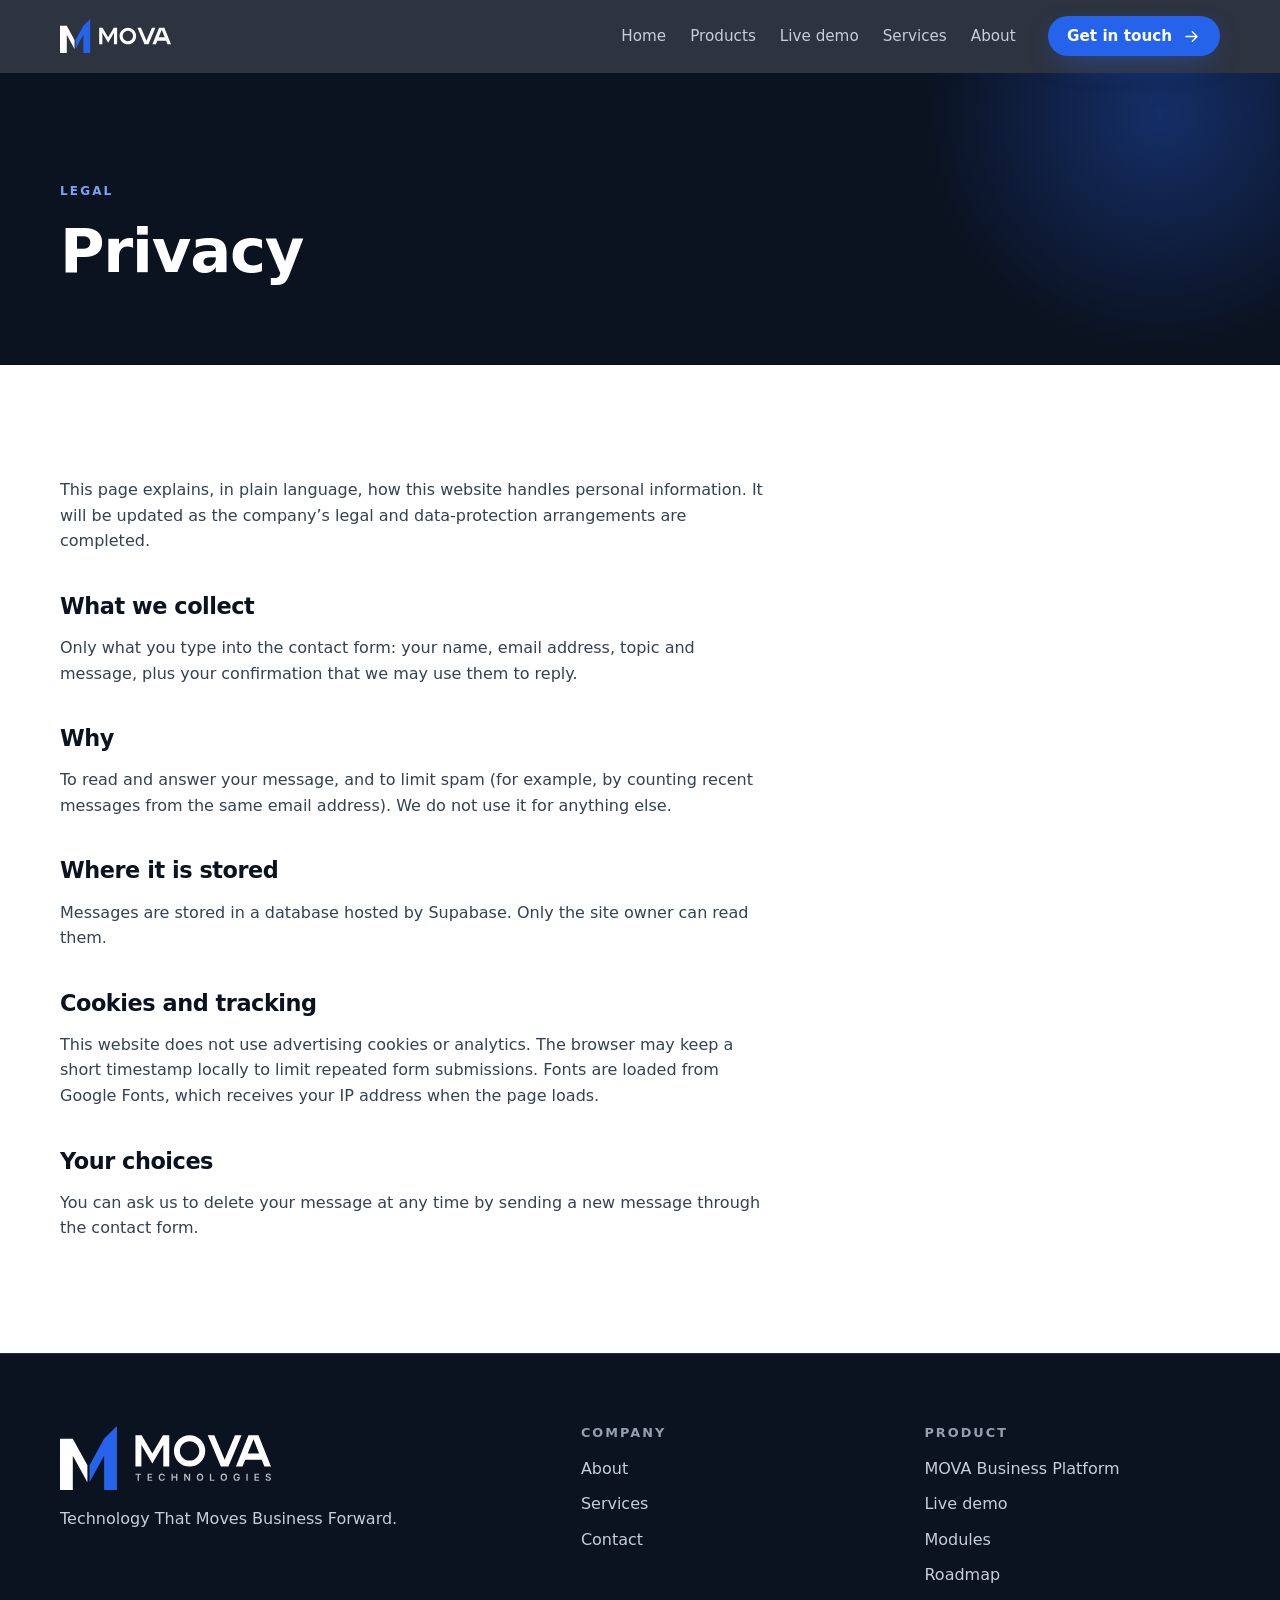
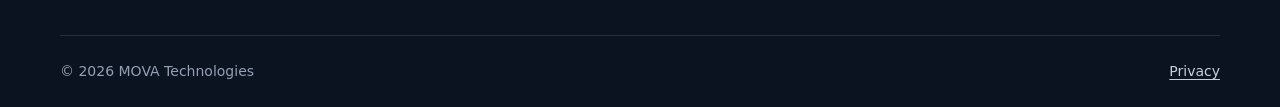
<file: privacy.html>
<!doctype html>
<html lang="en">
<head>
<meta charset="utf-8">
<meta http-equiv="Content-Security-Policy" content="default-src 'self'; script-src 'self'; style-src 'self' https://fonts.googleapis.com; font-src https://fonts.gstatic.com; img-src 'self' data:; connect-src 'self' https://*.supabase.co; base-uri 'self'; form-action 'self'; object-src 'none'">
<meta name="viewport" content="width=device-width, initial-scale=1">
<meta name="theme-color" content="#0B1220">
<title>Privacy | MOVA Technologies</title>
<meta name="description" content="How the MOVA Technologies website handles personal information.">
<meta property="og:type" content="website">
<meta property="og:title" content="Privacy | MOVA Technologies">
<meta property="og:description" content="How the MOVA Technologies website handles personal information.">
<link rel="icon" href="favicon.svg" type="image/svg+xml">
<link rel="icon" href="favicon.ico" sizes="48x48">
<link rel="apple-touch-icon" href="apple-touch-icon.png">
<link rel="manifest" href="site.webmanifest">
<link rel="preconnect" href="https://fonts.googleapis.com">
<link rel="preconnect" href="https://fonts.gstatic.com" crossorigin>
<link rel="stylesheet" href="https://fonts.googleapis.com/css2?family=Inter:wght@400;500;600&family=Sora:wght@600;700&display=swap">
<link rel="stylesheet" href="assets/css/tokens.css">
<link rel="stylesheet" href="assets/css/base.css">
<link rel="stylesheet" href="assets/css/components.css">
<link rel="stylesheet" href="assets/css/sections.css">
<script src="assets/js/boot.js"></script>
</head>
<body>
<a class="skip-link" href="#main">Skip to content</a>
<header class="site-header">
<div class="container site-header__inner">
<a class="brand" href="index.html" aria-label="MOVA Technologies, home"><img src="assets/img/mova-secondary-reversed.svg" width="111" height="34" alt="MOVA"></a>
<button class="nav-toggle" type="button" aria-expanded="false" aria-controls="primary-nav" aria-label="Open menu"><svg class="icon icon-open" aria-hidden="true" focusable="false"><use href="assets/img/icons.svg#i-menu"/></svg><svg class="icon icon-close" aria-hidden="true" focusable="false"><use href="assets/img/icons.svg#i-close"/></svg></button>
<nav id="primary-nav" class="nav" aria-label="Primary">
<ul><li><a href="index.html">Home</a></li><li><a href="products.html">Products</a></li><li><a href="demo.html">Live demo</a></li><li><a href="services.html">Services</a></li><li><a href="about.html">About</a></li></ul>
<a class="btn btn--primary" href="contact.html">Get in touch <svg class="icon" aria-hidden="true" focusable="false"><use href="assets/img/icons.svg#i-arrow"/></svg></a>
</nav>
</div>
</header>
<main id="main">
<section class="page-hero"><div class="container"><span class="eyebrow">Legal</span><h1>Privacy</h1></div></section>
<section class="section ">
<div class="container">
<div class="prose">
<p>This page explains, in plain language, how this website handles personal information. It will be updated as the company&#8217;s legal and data-protection arrangements are completed.</p>
<h2>What we collect</h2>
<p>Only what you type into the contact form: your name, email address, topic and message, plus your confirmation that we may use them to reply.</p>
<h2>Why</h2>
<p>To read and answer your message, and to limit spam (for example, by counting recent messages from the same email address). We do not use it for anything else.</p>
<h2>Where it is stored</h2>
<p>Messages are stored in a database hosted by Supabase. Only the site owner can read them.</p>
<h2>Cookies and tracking</h2>
<p>This website does not use advertising cookies or analytics. The browser may keep a short timestamp locally to limit repeated form submissions. Fonts are loaded from Google Fonts, which receives your IP address when the page loads.</p>
<h2>Your choices</h2>
<p>You can ask us to delete your message at any time by sending a new message through the contact form.</p>
</div></div>
</section>
</main>
<footer class="site-footer">
<div class="container">
<div class="footer-grid">
<div>
<img src="assets/img/mova-primary-reversed.svg" width="211" height="64" alt="MOVA Technologies">
<p>Technology That Moves Business Forward.</p>
</div>
<nav aria-label="Company"><h2>Company</h2><ul><li><a href="about.html">About</a></li><li><a href="services.html">Services</a></li><li><a href="contact.html">Contact</a></li></ul></nav>
<nav aria-label="Product"><h2>Product</h2><ul><li><a href="products.html">MOVA Business Platform</a></li><li><a href="demo.html">Live demo</a></li><li><a href="products.html#modules">Modules</a></li><li><a href="products.html#roadmap">Roadmap</a></li></ul></nav>
</div>
<div class="footer-bottom"><span>&copy; <span data-year>2026</span> MOVA Technologies</span><a href="privacy.html">Privacy</a></div>
</div>
</footer>
<script type="module" src="assets/js/main.js"></script>
</body>
</html>
</file>
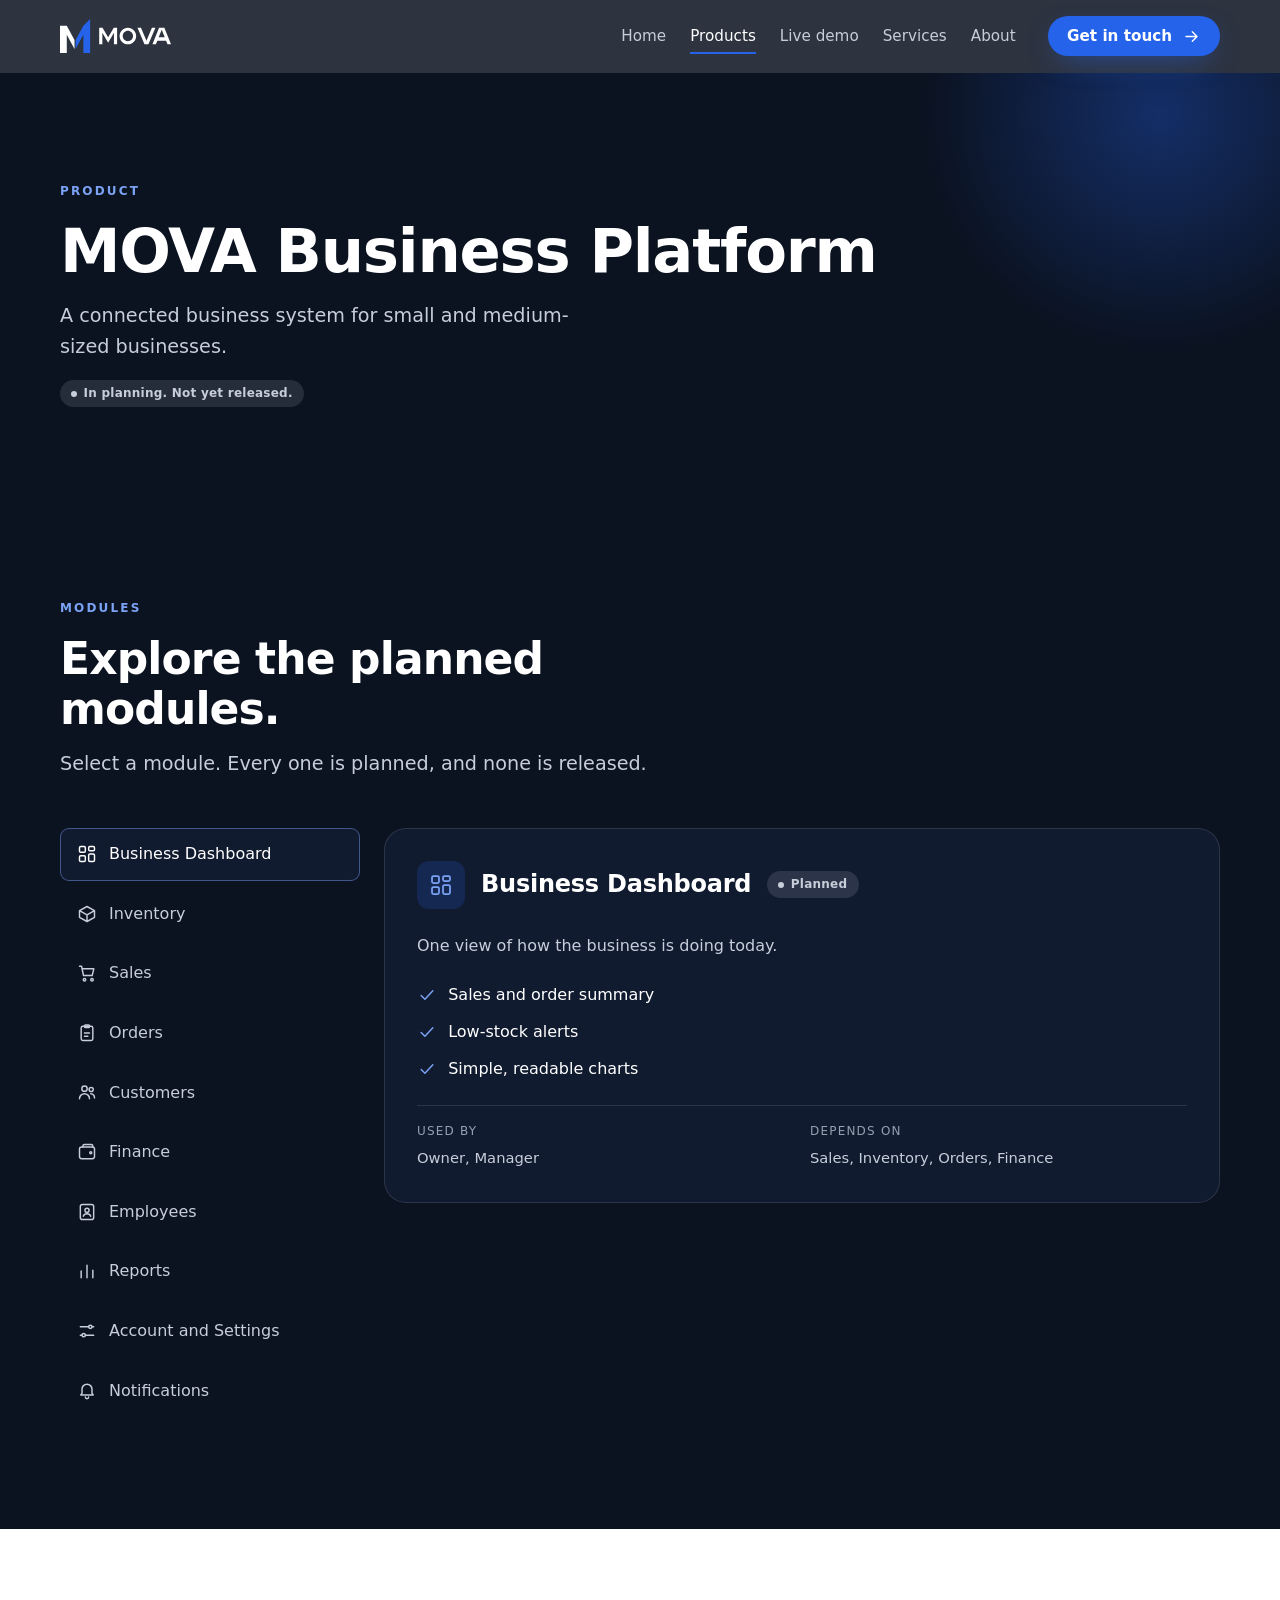
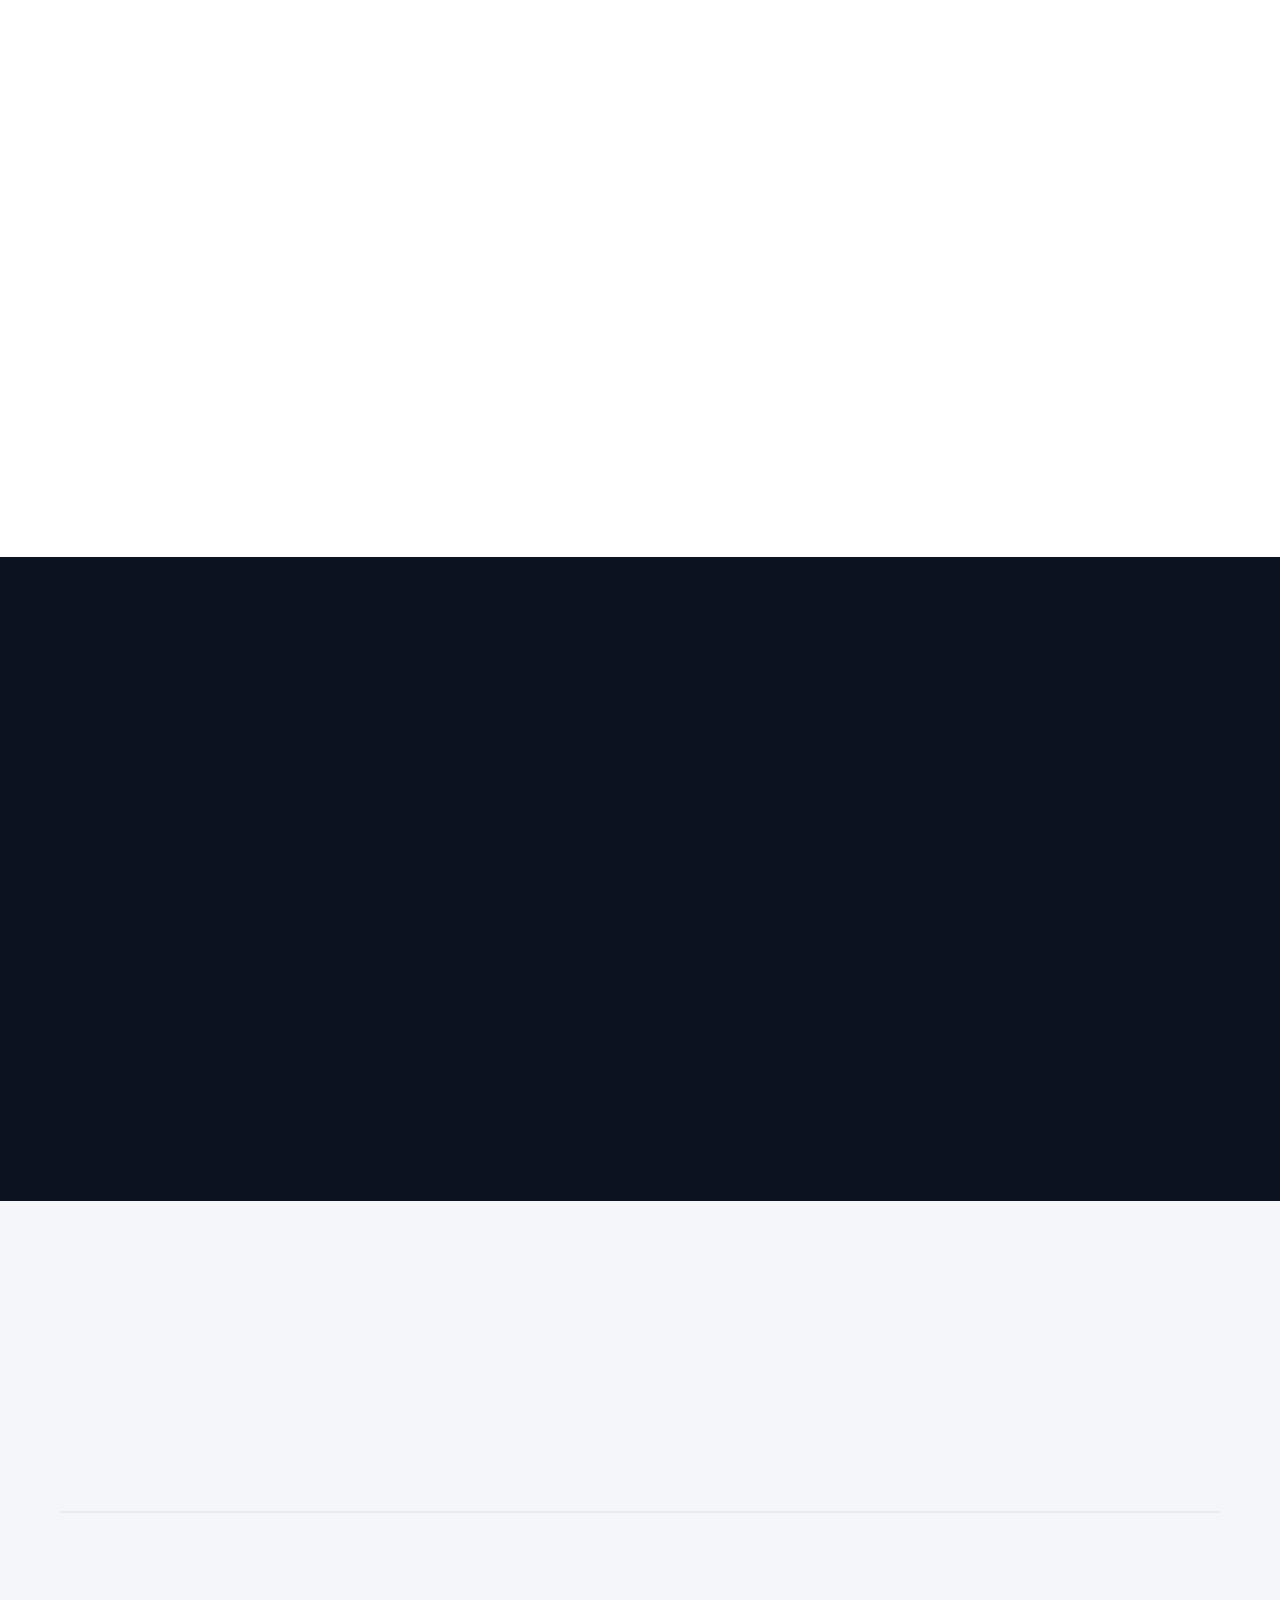
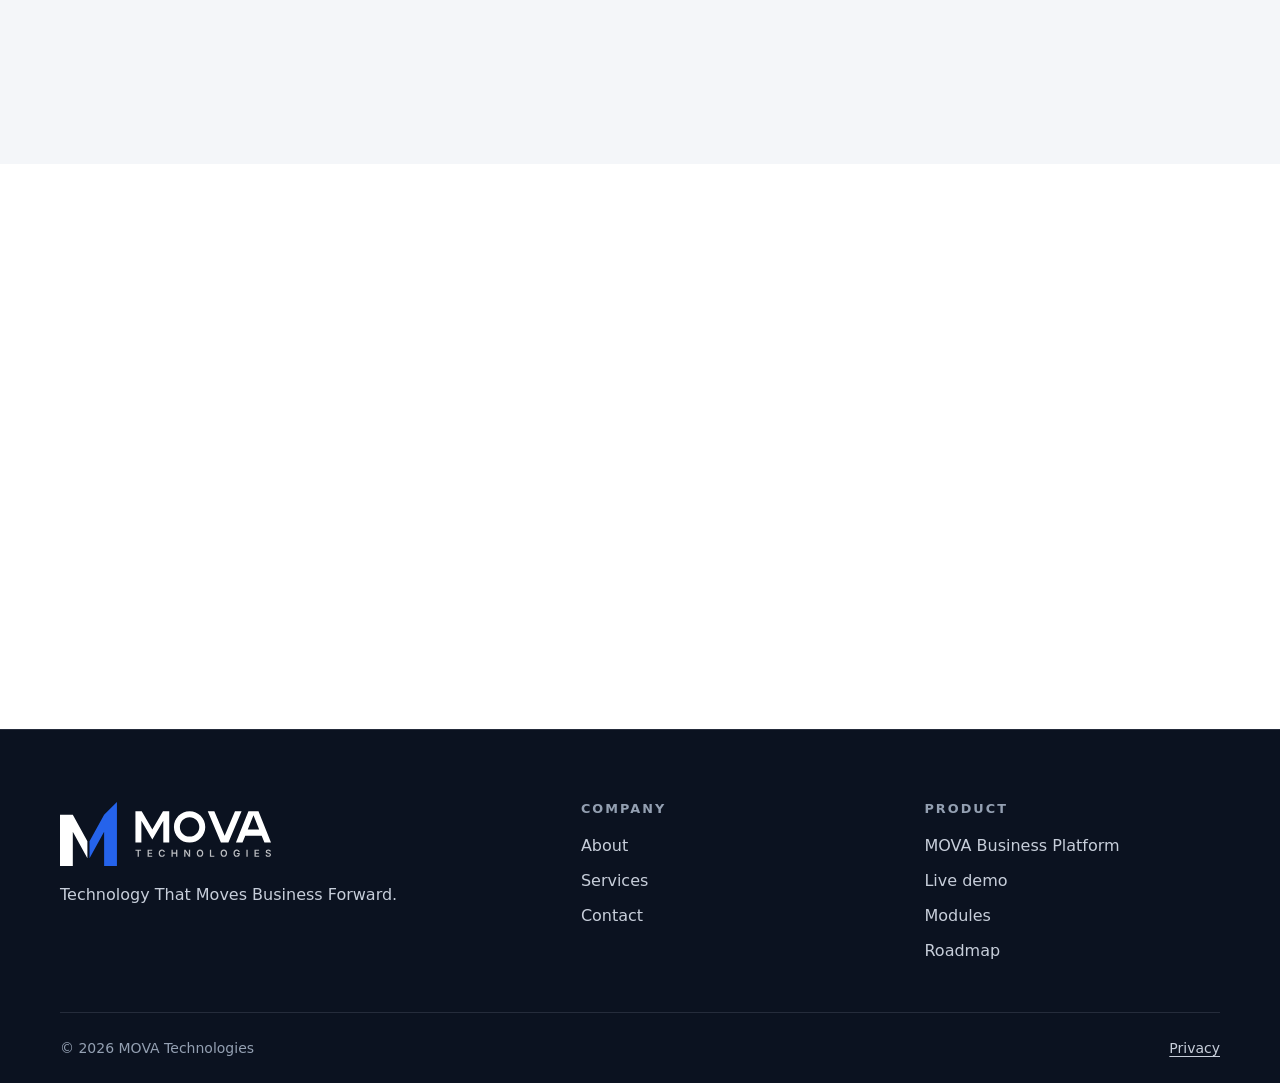
<file: products.html>
<!doctype html>
<html lang="en">
<head>
<meta charset="utf-8">
<meta http-equiv="Content-Security-Policy" content="default-src 'self'; script-src 'self'; style-src 'self' https://fonts.googleapis.com; font-src https://fonts.gstatic.com; img-src 'self' data:; connect-src 'self' https://*.supabase.co; base-uri 'self'; form-action 'self'; object-src 'none'">
<meta name="viewport" content="width=device-width, initial-scale=1">
<meta name="theme-color" content="#0B1220">
<title>MOVA Business Platform | MOVA Technologies</title>
<meta name="description" content="The MOVA Business Platform is a planned, connected system for managing stock, sales, orders, customers, finance and staff.">
<meta property="og:type" content="website">
<meta property="og:title" content="MOVA Business Platform | MOVA Technologies">
<meta property="og:description" content="The MOVA Business Platform is a planned, connected system for managing stock, sales, orders, customers, finance and staff.">
<link rel="icon" href="favicon.svg" type="image/svg+xml">
<link rel="icon" href="favicon.ico" sizes="48x48">
<link rel="apple-touch-icon" href="apple-touch-icon.png">
<link rel="manifest" href="site.webmanifest">
<link rel="preconnect" href="https://fonts.googleapis.com">
<link rel="preconnect" href="https://fonts.gstatic.com" crossorigin>
<link rel="stylesheet" href="https://fonts.googleapis.com/css2?family=Inter:wght@400;500;600&family=Sora:wght@600;700&display=swap">
<link rel="stylesheet" href="assets/css/tokens.css">
<link rel="stylesheet" href="assets/css/base.css">
<link rel="stylesheet" href="assets/css/components.css">
<link rel="stylesheet" href="assets/css/sections.css">
<script src="assets/js/boot.js"></script>
</head>
<body>
<a class="skip-link" href="#main">Skip to content</a>
<header class="site-header">
<div class="container site-header__inner">
<a class="brand" href="index.html" aria-label="MOVA Technologies, home"><img src="assets/img/mova-secondary-reversed.svg" width="111" height="34" alt="MOVA"></a>
<button class="nav-toggle" type="button" aria-expanded="false" aria-controls="primary-nav" aria-label="Open menu"><svg class="icon icon-open" aria-hidden="true" focusable="false"><use href="assets/img/icons.svg#i-menu"/></svg><svg class="icon icon-close" aria-hidden="true" focusable="false"><use href="assets/img/icons.svg#i-close"/></svg></button>
<nav id="primary-nav" class="nav" aria-label="Primary">
<ul><li><a href="index.html">Home</a></li><li><a href="products.html" aria-current="page">Products</a></li><li><a href="demo.html">Live demo</a></li><li><a href="services.html">Services</a></li><li><a href="about.html">About</a></li></ul>
<a class="btn btn--primary" href="contact.html">Get in touch <svg class="icon" aria-hidden="true" focusable="false"><use href="assets/img/icons.svg#i-arrow"/></svg></a>
</nav>
</div>
</header>
<main id="main">
<section class="page-hero"><div class="container"><span class="eyebrow">Product</span><h1>MOVA Business Platform</h1><p class="lead">A connected business system for small and medium-sized businesses.</p><p><span class="badge badge--planned">In planning. Not yet released.</span></p></div></section>
<section class="section section--dark" id="modules">
<div class="container">
<div class="section-head reveal"><span class="eyebrow">Modules</span><h2>Explore the planned modules.</h2><p>Select a module. Every one is planned, and none is released.</p></div>
<div class="explorer" data-explorer><div class="explorer__list" role="tablist" aria-label="Platform modules" aria-orientation="vertical" data-explorer-list></div><div class="explorer__panel" id="explorer-panel" role="tabpanel" data-explorer-panel></div></div>
<noscript><p class="lead">Modules: Dashboard, Inventory, Sales, Orders, Customers, Finance, Employees, Reports, Account and Settings, Notifications.</p></noscript>
</div>
</section>
<section class="section ">
<div class="container">
<div class="section-head reveal"><span class="eyebrow">Roles</span><h2>The right access for each person.</h2></div>
<div class="grid grid--4"><div class="card role reveal d1"><span class="ico"><svg class="icon" aria-hidden="true" focusable="false"><use href="assets/img/icons.svg#i-key"/></svg></span><h3>Super Administrator</h3><p>Runs the platform: approvals, plans and support.</p></div><div class="card role reveal d2"><span class="ico"><svg class="icon" aria-hidden="true" focusable="false"><use href="assets/img/icons.svg#i-badge"/></svg></span><h3>Business Owner</h3><p>Full control of one business and its team.</p></div><div class="card role reveal d3"><span class="ico"><svg class="icon" aria-hidden="true" focusable="false"><use href="assets/img/icons.svg#i-users"/></svg></span><h3>Business Manager</h3><p>Runs daily operations on the owner's behalf.</p></div><div class="card role reveal d4"><span class="ico"><svg class="icon" aria-hidden="true" focusable="false"><use href="assets/img/icons.svg#i-clipboard"/></svg></span><h3>Employee</h3><p>Does assigned tasks. Sees only what is granted.</p></div></div>
</div>
</section>
<section class="section section--dark">
<div class="container">
<div class="section-head reveal"><span class="eyebrow">Security</span><h2>Each business in its own lane.</h2></div>
<div class="lanes reveal">
<div class="lane"><header><svg class="icon" aria-hidden="true" focusable="false"><use href="assets/img/icons.svg#i-lock"/></svg>Business A</header><div class="bar-line"></div><small>Own products, sales, customers</small></div>
<div class="lane"><header><svg class="icon" aria-hidden="true" focusable="false"><use href="assets/img/icons.svg#i-lock"/></svg>Business B</header><div class="bar-line"></div><small>Own products, sales, customers</small></div>
<div class="wall"><svg class="icon" aria-hidden="true" focusable="false"><use href="assets/img/icons.svg#i-shield"/></svg>Isolated at the database level</div>
</div>
<p class="lead reveal">Planned: Row Level Security on every table, so one business can never read another&#8217;s records.</p>
</div>
</section>
<section class="section section--silver" id="roadmap">
<div class="container">
<div class="section-head reveal"><span class="eyebrow">Roadmap</span><h2>Built one step at a time.</h2><p>Each module is tested and reviewed before the next begins.</p></div>
<ol class="roadmap">
<li class="rm-step reveal d1 is-done"><span class="rm-dot"><svg class="icon" aria-hidden="true" focusable="false"><use href="assets/img/icons.svg#i-check"/></svg></span><h3>Brand identity</h3><p>Logo, colours, typography.</p><span class="badge badge--done">Delivered</span></li>
<li class="rm-step reveal d2 is-now"><span class="rm-dot">2</span><h3>Website</h3><p>You are here.</p><span class="badge badge--progress">In progress</span></li>
<li class="rm-step reveal d3"><span class="rm-dot">3</span><h3>Product design</h3><p>Interface design before code.</p><span class="badge badge--planned">Planned</span></li>
<li class="rm-step reveal d4"><span class="rm-dot">4</span><h3>Platform foundation</h3><p>Sign-in, business setup, database.</p><span class="badge badge--planned">Planned</span></li>
<li class="rm-step reveal d5"><span class="rm-dot">5</span><h3>Core modules</h3><p>Built and tested one at a time.</p><span class="badge badge--planned">Planned</span></li>
</ol>
</div>
</section>
<section class="section ">
<div class="container">
<div class="cta-band reveal"><h2>Want early access?</h2><p class="lead">Join the list. We will tell you when there is something to try.</p><a class="btn btn--primary" href="contact.html?topic=early-access">Request early access <svg class="icon" aria-hidden="true" focusable="false"><use href="assets/img/icons.svg#i-arrow"/></svg></a></div>
</div>
</section>
</main>
<footer class="site-footer">
<div class="container">
<div class="footer-grid">
<div>
<img src="assets/img/mova-primary-reversed.svg" width="211" height="64" alt="MOVA Technologies">
<p>Technology That Moves Business Forward.</p>
</div>
<nav aria-label="Company"><h2>Company</h2><ul><li><a href="about.html">About</a></li><li><a href="services.html">Services</a></li><li><a href="contact.html">Contact</a></li></ul></nav>
<nav aria-label="Product"><h2>Product</h2><ul><li><a href="products.html">MOVA Business Platform</a></li><li><a href="demo.html">Live demo</a></li><li><a href="products.html#modules">Modules</a></li><li><a href="products.html#roadmap">Roadmap</a></li></ul></nav>
</div>
<div class="footer-bottom"><span>&copy; <span data-year>2026</span> MOVA Technologies</span><a href="privacy.html">Privacy</a></div>
</div>
</footer>
<script type="module" src="assets/js/main.js"></script>
<script type="module" src="assets/js/explorer.js"></script>
</body>
</html>
</file>
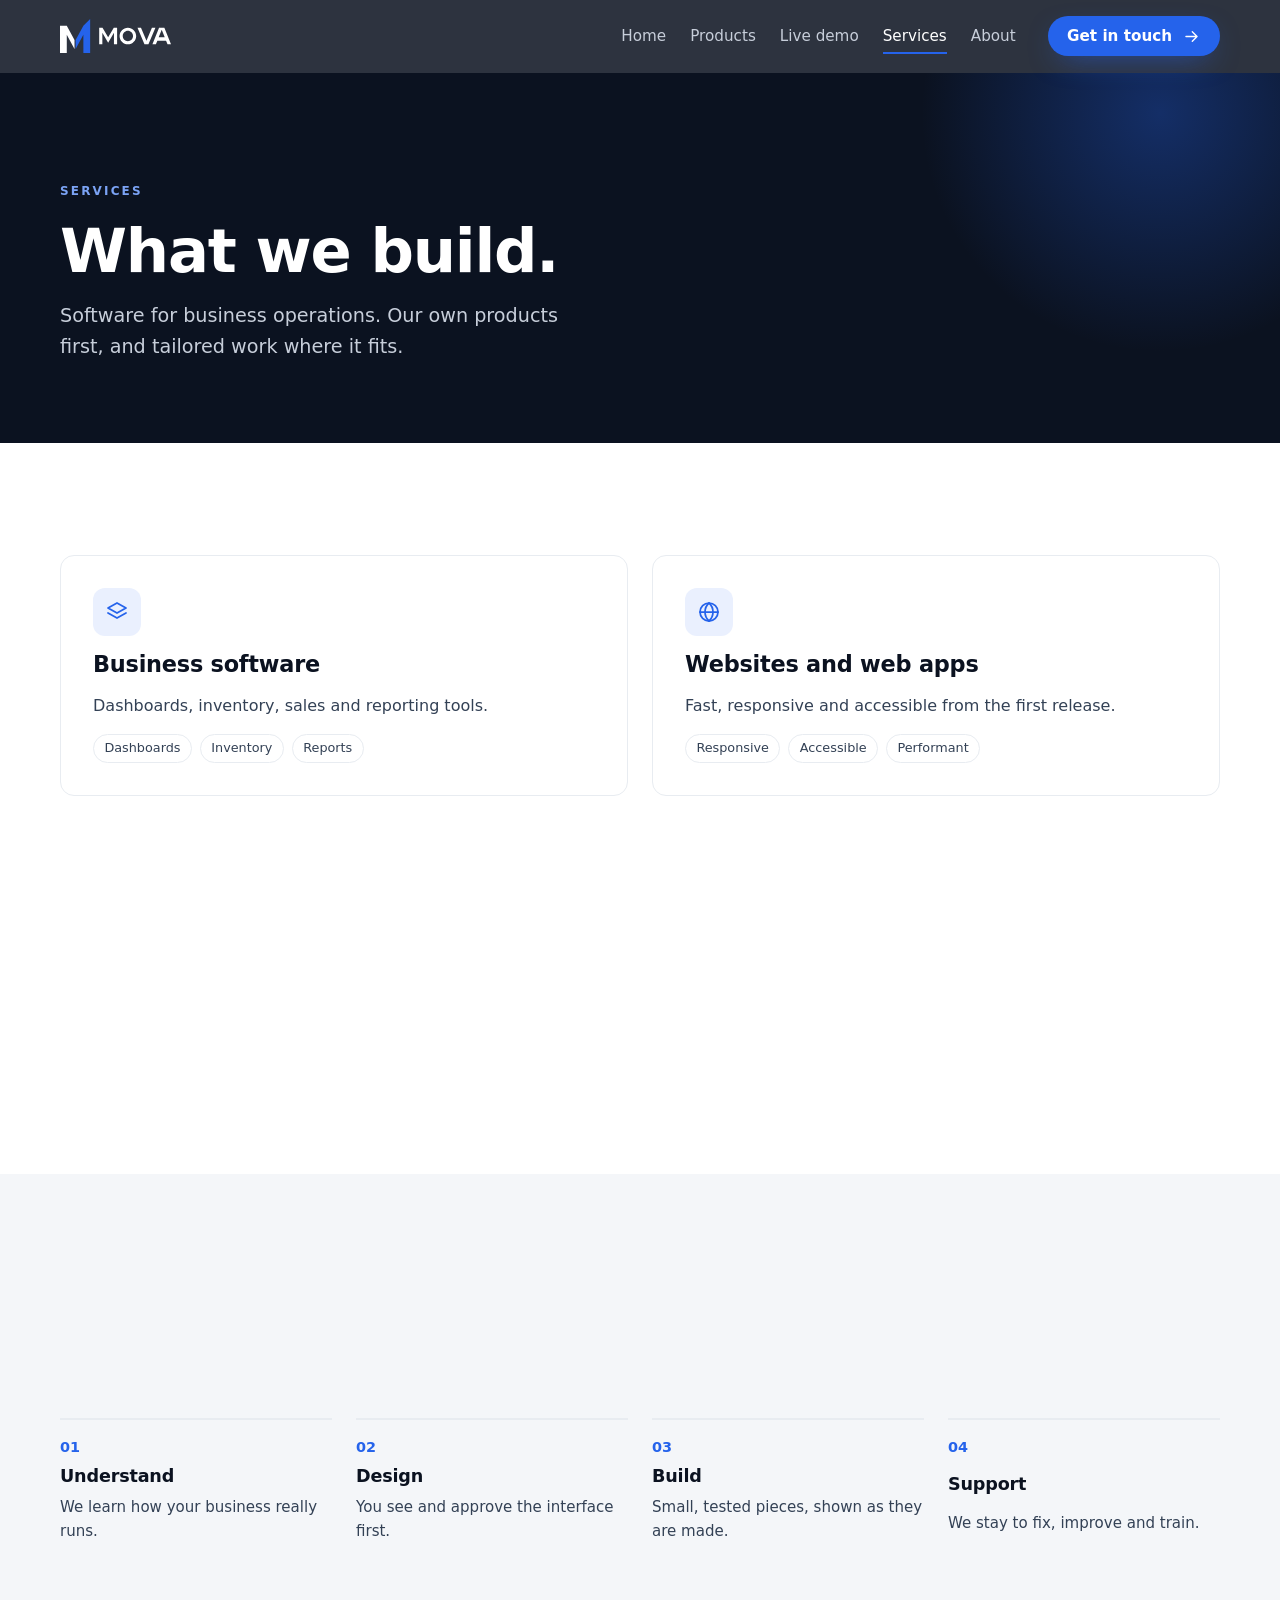
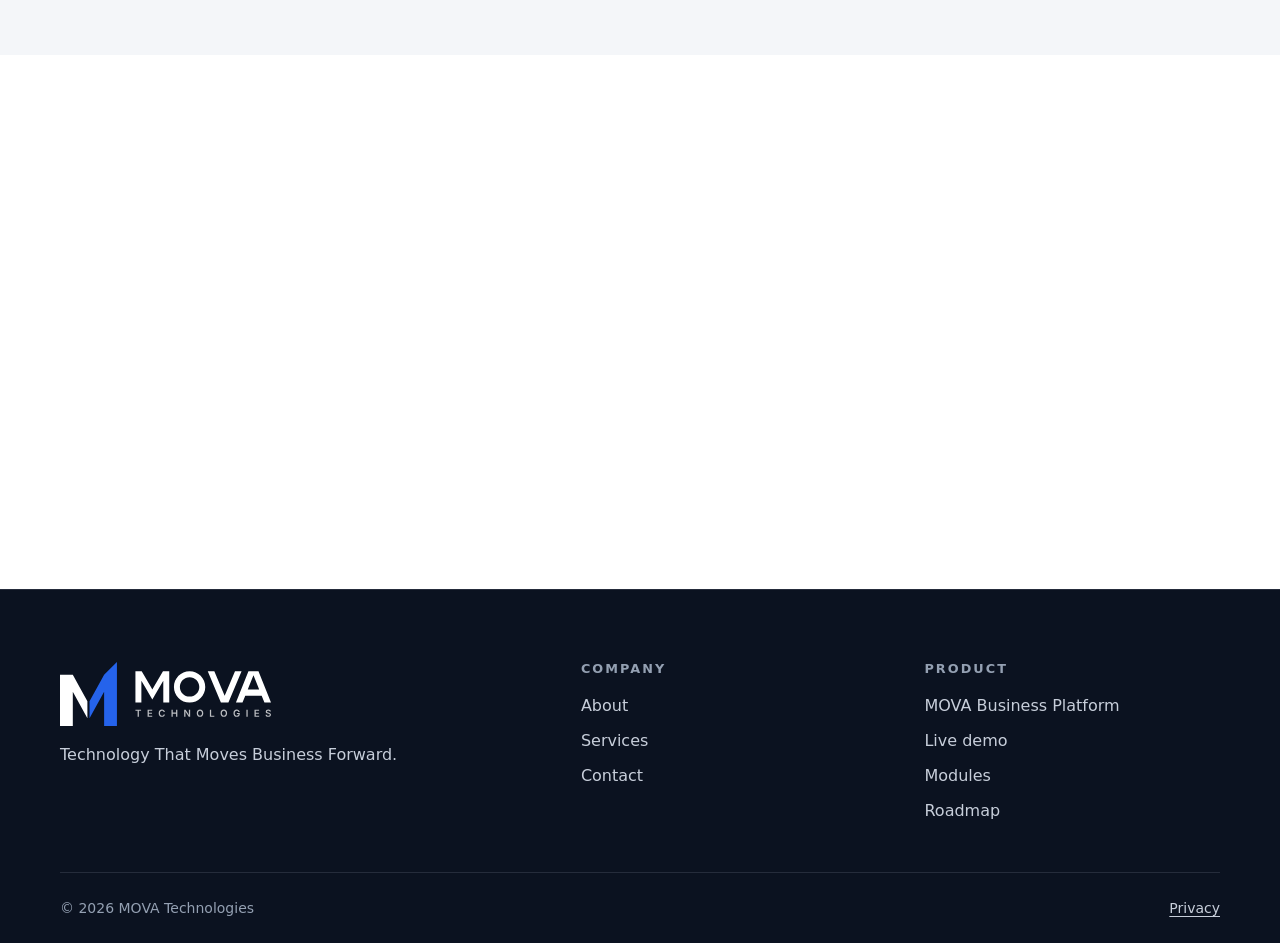
<file: services.html>
<!doctype html>
<html lang="en">
<head>
<meta charset="utf-8">
<meta http-equiv="Content-Security-Policy" content="default-src 'self'; script-src 'self'; style-src 'self' https://fonts.googleapis.com; font-src https://fonts.gstatic.com; img-src 'self' data:; connect-src 'self' https://*.supabase.co; base-uri 'self'; form-action 'self'; object-src 'none'">
<meta name="viewport" content="width=device-width, initial-scale=1">
<meta name="theme-color" content="#0B1220">
<title>Services | MOVA Technologies</title>
<meta name="description" content="Business software, websites and web apps, custom business tools, and automation from MOVA Technologies.">
<meta property="og:type" content="website">
<meta property="og:title" content="Services | MOVA Technologies">
<meta property="og:description" content="Business software, websites and web apps, custom business tools, and automation from MOVA Technologies.">
<link rel="icon" href="favicon.svg" type="image/svg+xml">
<link rel="icon" href="favicon.ico" sizes="48x48">
<link rel="apple-touch-icon" href="apple-touch-icon.png">
<link rel="manifest" href="site.webmanifest">
<link rel="preconnect" href="https://fonts.googleapis.com">
<link rel="preconnect" href="https://fonts.gstatic.com" crossorigin>
<link rel="stylesheet" href="https://fonts.googleapis.com/css2?family=Inter:wght@400;500;600&family=Sora:wght@600;700&display=swap">
<link rel="stylesheet" href="assets/css/tokens.css">
<link rel="stylesheet" href="assets/css/base.css">
<link rel="stylesheet" href="assets/css/components.css">
<link rel="stylesheet" href="assets/css/sections.css">
<script src="assets/js/boot.js"></script>
</head>
<body>
<a class="skip-link" href="#main">Skip to content</a>
<header class="site-header">
<div class="container site-header__inner">
<a class="brand" href="index.html" aria-label="MOVA Technologies, home"><img src="assets/img/mova-secondary-reversed.svg" width="111" height="34" alt="MOVA"></a>
<button class="nav-toggle" type="button" aria-expanded="false" aria-controls="primary-nav" aria-label="Open menu"><svg class="icon icon-open" aria-hidden="true" focusable="false"><use href="assets/img/icons.svg#i-menu"/></svg><svg class="icon icon-close" aria-hidden="true" focusable="false"><use href="assets/img/icons.svg#i-close"/></svg></button>
<nav id="primary-nav" class="nav" aria-label="Primary">
<ul><li><a href="index.html">Home</a></li><li><a href="products.html">Products</a></li><li><a href="demo.html">Live demo</a></li><li><a href="services.html" aria-current="page">Services</a></li><li><a href="about.html">About</a></li></ul>
<a class="btn btn--primary" href="contact.html">Get in touch <svg class="icon" aria-hidden="true" focusable="false"><use href="assets/img/icons.svg#i-arrow"/></svg></a>
</nav>
</div>
</header>
<main id="main">
<section class="page-hero"><div class="container"><span class="eyebrow">Services</span><h1>What we build.</h1><p class="lead">Software for business operations. Our own products first, and tailored work where it fits.</p></div></section>
<section class="section ">
<div class="container">
<div class="grid grid--2"><div class="card reveal d1"><span class="ico"><svg class="icon" aria-hidden="true" focusable="false"><use href="assets/img/icons.svg#i-layers"/></svg></span><h3>Business software</h3><p>Dashboards, inventory, sales and reporting tools.</p><div class="tags"><span class="tag">Dashboards</span><span class="tag">Inventory</span><span class="tag">Reports</span></div></div><div class="card reveal d2"><span class="ico"><svg class="icon" aria-hidden="true" focusable="false"><use href="assets/img/icons.svg#i-globe"/></svg></span><h3>Websites and web apps</h3><p>Fast, responsive and accessible from the first release.</p><div class="tags"><span class="tag">Responsive</span><span class="tag">Accessible</span><span class="tag">Performant</span></div></div><div class="card reveal d3"><span class="ico"><svg class="icon" aria-hidden="true" focusable="false"><use href="assets/img/icons.svg#i-code"/></svg></span><h3>Custom business tools</h3><p>Internal tools shaped around how your team works.</p><div class="tags"><span class="tag">Internal tools</span><span class="tag">Workflows</span><span class="tag">Data views</span></div></div><div class="card reveal d4"><span class="ico"><svg class="icon" aria-hidden="true" focusable="false"><use href="assets/img/icons.svg#i-workflow"/></svg></span><h3>Automation and integrations</h3><p>Connect your tools and remove repeated manual work.</p><div class="tags"><span class="tag">Email</span><span class="tag">Payments</span><span class="tag">Messaging</span></div></div></div>
</div>
</section>
<section class="section section--silver">
<div class="container">
<div class="section-head reveal"><span class="eyebrow">How we work</span><h2>Four steps. No surprises.</h2></div>
<div class="steps"><div class="step d1"><b>01</b><h3>Understand</h3><p>We learn how your business really runs.</p></div><div class="step d2"><b>02</b><h3>Design</h3><p>You see and approve the interface first.</p></div><div class="step d3"><b>03</b><h3>Build</h3><p>Small, tested pieces, shown as they are made.</p></div><div class="step d4"><b>04</b><h3>Support</h3><p>We stay to fix, improve and train.</p></div></div>
</div>
</section>
<section class="section ">
<div class="container">
<div class="cta-band reveal"><h2>Have a project in mind?</h2><p class="lead">Describe it in a few lines.</p><a class="btn btn--primary" href="contact.html?topic=custom-project">Tell us what you need <svg class="icon" aria-hidden="true" focusable="false"><use href="assets/img/icons.svg#i-arrow"/></svg></a></div>
</div>
</section>
</main>
<footer class="site-footer">
<div class="container">
<div class="footer-grid">
<div>
<img src="assets/img/mova-primary-reversed.svg" width="211" height="64" alt="MOVA Technologies">
<p>Technology That Moves Business Forward.</p>
</div>
<nav aria-label="Company"><h2>Company</h2><ul><li><a href="about.html">About</a></li><li><a href="services.html">Services</a></li><li><a href="contact.html">Contact</a></li></ul></nav>
<nav aria-label="Product"><h2>Product</h2><ul><li><a href="products.html">MOVA Business Platform</a></li><li><a href="demo.html">Live demo</a></li><li><a href="products.html#modules">Modules</a></li><li><a href="products.html#roadmap">Roadmap</a></li></ul></nav>
</div>
<div class="footer-bottom"><span>&copy; <span data-year>2026</span> MOVA Technologies</span><a href="privacy.html">Privacy</a></div>
</div>
</footer>
<script type="module" src="assets/js/main.js"></script>
</body>
</html>
</file>
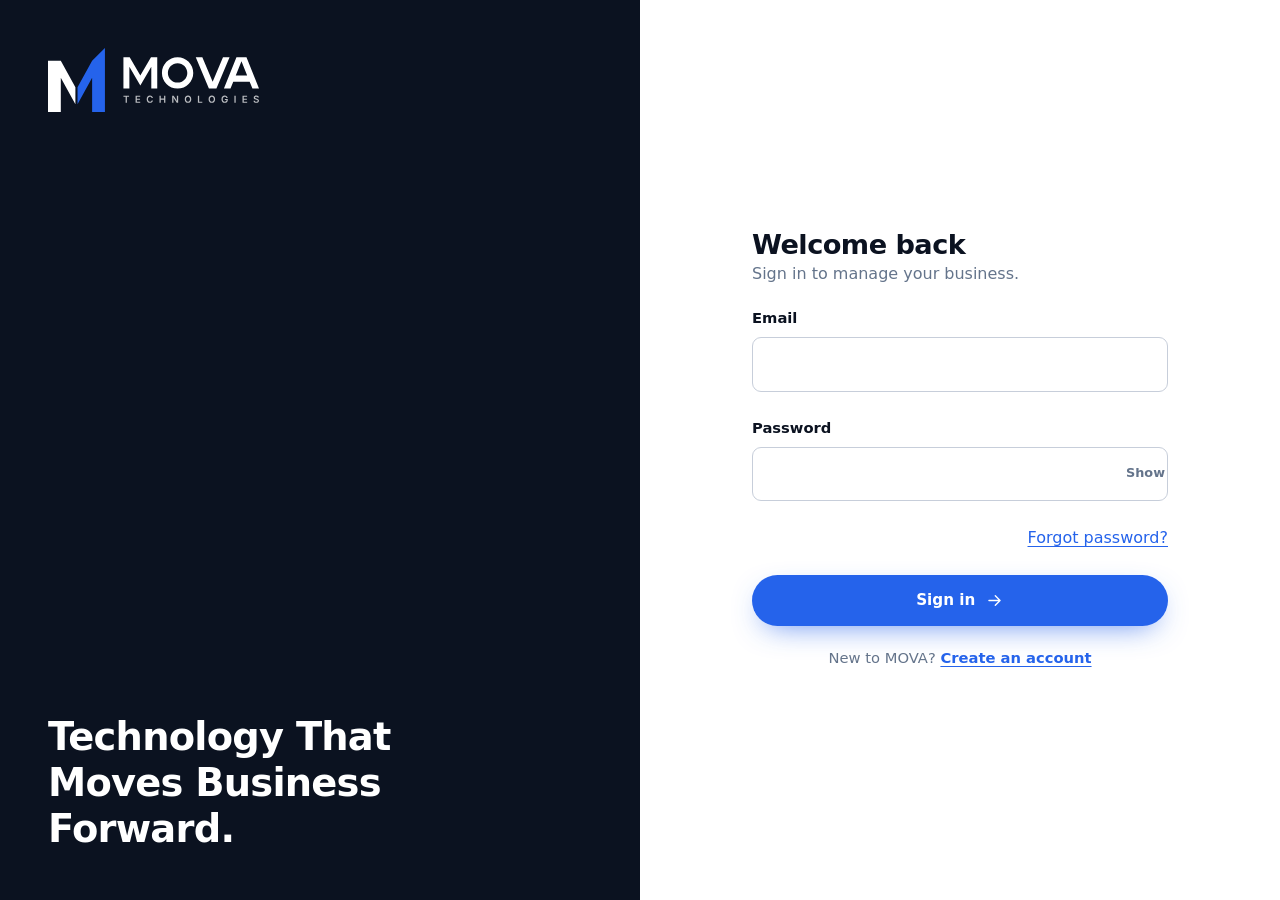
<file: app/dashboard.html>
<!doctype html>
<html lang="en">
<head>
<meta charset="utf-8">
<meta http-equiv="Content-Security-Policy" content="default-src 'self'; script-src 'self'; style-src 'self' https://fonts.googleapis.com; font-src https://fonts.gstatic.com; img-src 'self' data:; connect-src 'self' https://*.supabase.co; base-uri 'self'; form-action 'self'; object-src 'none'">
<meta name="viewport" content="width=device-width, initial-scale=1">
<meta name="theme-color" content="#0B1220">
<meta name="robots" content="noindex">
<title>Dashboard | MOVA Business Platform</title>
<meta name="description" content="Sign in to the MOVA Business Platform.">
<link rel="icon" href="../favicon.svg" type="image/svg+xml">
<link rel="apple-touch-icon" href="../apple-touch-icon.png">
<link rel="preconnect" href="https://fonts.googleapis.com">
<link rel="preconnect" href="https://fonts.gstatic.com" crossorigin>
<link rel="stylesheet" href="https://fonts.googleapis.com/css2?family=Inter:wght@400;500;600&family=Sora:wght@600;700&display=swap">
<link rel="stylesheet" href="../assets/css/tokens.css">
<link rel="stylesheet" href="../assets/css/base.css">
<link rel="stylesheet" href="../assets/css/components.css">
<link rel="stylesheet" href="css/app.css">
<script src="../assets/js/boot.js"></script>
<script src="../assets/js/config.js"></script>
</head>
<body class="app-body" data-page="dashboard">
<a class="skip-link" href="#main">Skip to content</a>
<div class="shell">
<aside class="shell__side">
<div><img src="../assets/img/mova-secondary-reversed.svg" width="111" height="34" alt="MOVA"><nav class="side-nav" aria-label="Main"><a href="dashboard.html" aria-current="page"><svg class="icon" aria-hidden="true" focusable="false"><use href="../assets/img/icons.svg#i-grid"/></svg>Dashboard</a></nav></div>
<div class="side-user"><span>Signed in as</span><strong data-user-name></strong><button class="btn btn--ghost" type="button" data-signout>Sign out</button></div>
</aside>
<div>
<header class="shell__top"><div class="who"><img src="../assets/img/mova-symbol-reversed.svg" width="27" height="30" alt="MOVA"><span data-biz-name>Your business</span></div><button class="btn btn--ghost" type="button" data-signout>Sign out</button></header>
<main id="main" class="shell__main"><div class="inner"><div class="dash-head"><h1>Dashboard</h1><p class="sub" id="greet"></p></div><div id="dash" class="inner"><p class="loading" role="status">Loading your business...</p></div></div></main>
</div>
</div>
<script type="module" src="js/dashboard.js"></script>
</body>
</html>
</file>
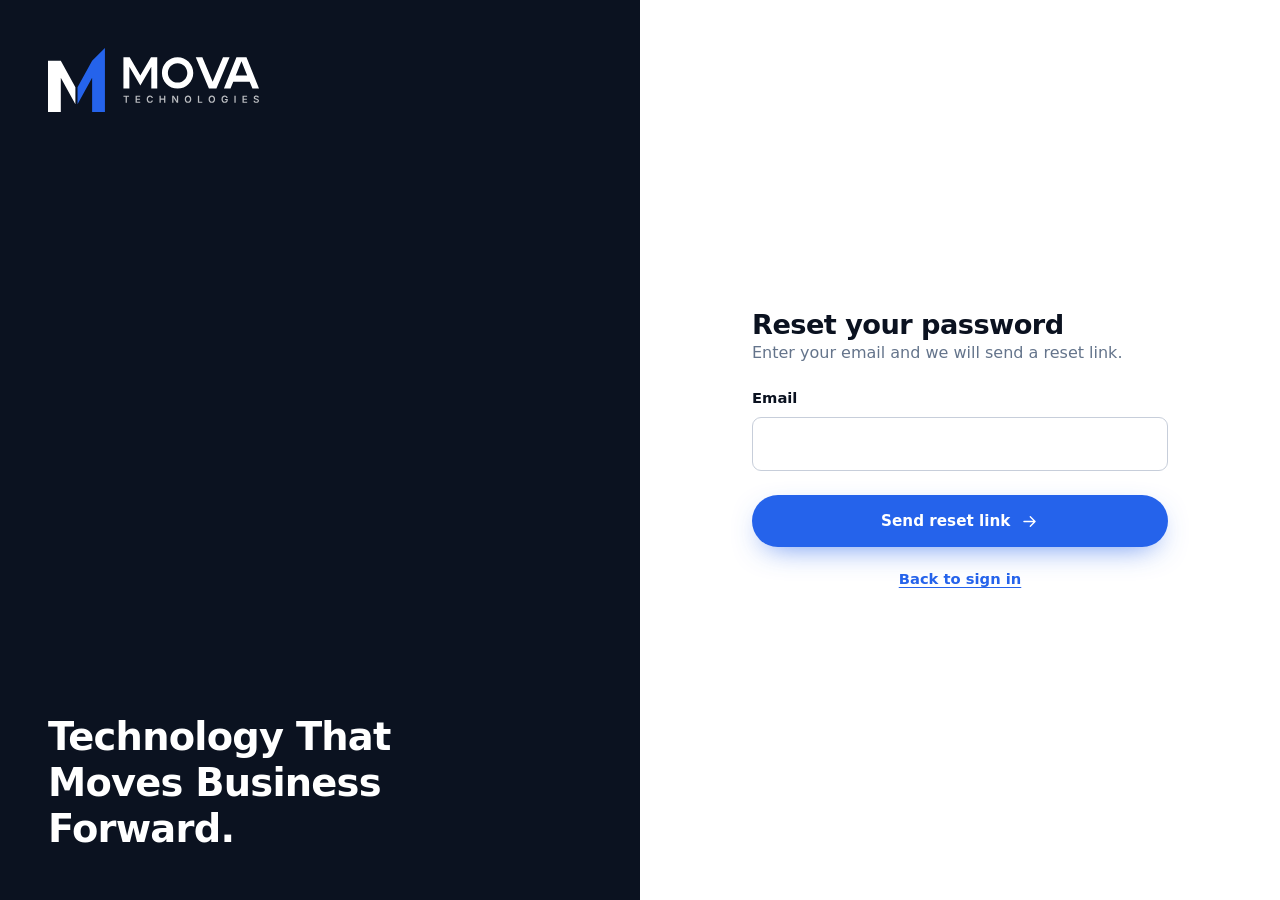
<file: app/forgot.html>
<!doctype html>
<html lang="en">
<head>
<meta charset="utf-8">
<meta http-equiv="Content-Security-Policy" content="default-src 'self'; script-src 'self'; style-src 'self' https://fonts.googleapis.com; font-src https://fonts.gstatic.com; img-src 'self' data:; connect-src 'self' https://*.supabase.co; base-uri 'self'; form-action 'self'; object-src 'none'">
<meta name="viewport" content="width=device-width, initial-scale=1">
<meta name="theme-color" content="#0B1220">
<meta name="robots" content="noindex">
<title>Forgot password | MOVA Business Platform</title>
<meta name="description" content="Sign in to the MOVA Business Platform.">
<link rel="icon" href="../favicon.svg" type="image/svg+xml">
<link rel="apple-touch-icon" href="../apple-touch-icon.png">
<link rel="preconnect" href="https://fonts.googleapis.com">
<link rel="preconnect" href="https://fonts.gstatic.com" crossorigin>
<link rel="stylesheet" href="https://fonts.googleapis.com/css2?family=Inter:wght@400;500;600&family=Sora:wght@600;700&display=swap">
<link rel="stylesheet" href="../assets/css/tokens.css">
<link rel="stylesheet" href="../assets/css/base.css">
<link rel="stylesheet" href="../assets/css/components.css">
<link rel="stylesheet" href="css/app.css">
<script src="../assets/js/boot.js"></script>
<script src="../assets/js/config.js"></script>
</head>
<body class="app-body" data-page="forgot">
<a class="skip-link" href="#main">Skip to content</a>
<main id="main" class="auth">
<aside class="auth__brand"><a href="../index.html" aria-label="MOVA Technologies website"><img src="../assets/img/mova-primary-reversed.svg" width="211" height="64" alt="MOVA Technologies"></a><p class="auth__tag">Technology That Moves Business Forward.</p></aside>
<section class="auth__panel"><div class="auth__card">
<div><h1>Reset your password</h1><p class="sub">Enter your email and we will send a reset link.</p></div>
<form class="form" data-auth novalidate>
<div class="field"><label for="email">Email</label><input id="email" name="email" type="email" autocomplete="email" maxlength="254" aria-describedby="err-email"><span class="field-error" id="err-email" role="alert"></span></div>
<button class="btn btn--primary btn--block" type="submit">Send reset link <svg class="icon" aria-hidden="true" focusable="false"><use href="../assets/img/icons.svg#i-arrow"/></svg></button>
<p class="form-status" id="form-status" role="status" aria-live="polite"></p>
</form>
<p class="auth-foot"><a href="login.html">Back to sign in</a></p>
</div></section>
</main>
<script type="module" src="js/auth-pages.js"></script>
</body>
</html>
</file>
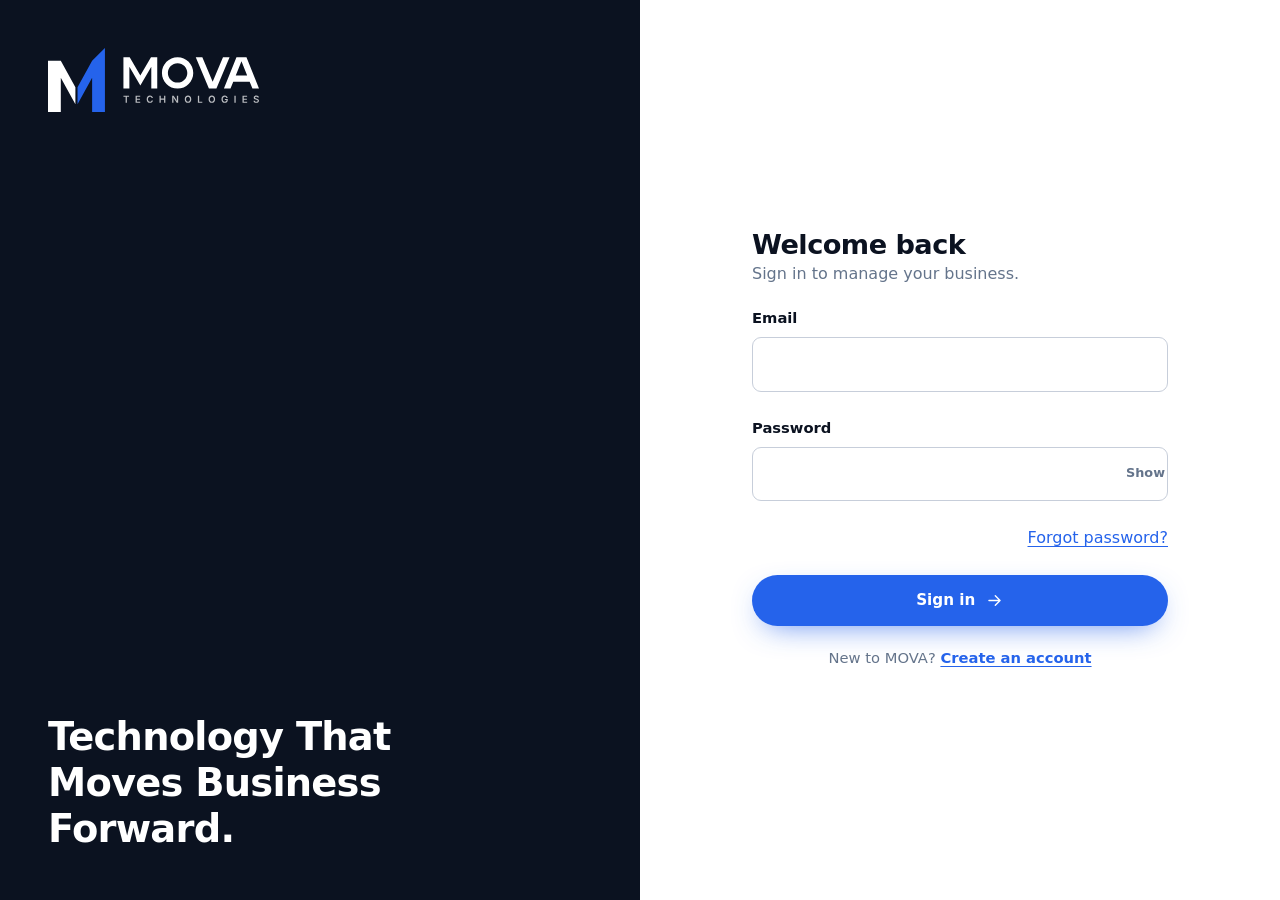
<file: app/login.html>
<!doctype html>
<html lang="en">
<head>
<meta charset="utf-8">
<meta http-equiv="Content-Security-Policy" content="default-src 'self'; script-src 'self'; style-src 'self' https://fonts.googleapis.com; font-src https://fonts.gstatic.com; img-src 'self' data:; connect-src 'self' https://*.supabase.co; base-uri 'self'; form-action 'self'; object-src 'none'">
<meta name="viewport" content="width=device-width, initial-scale=1">
<meta name="theme-color" content="#0B1220">
<meta name="robots" content="noindex">
<title>Sign in | MOVA Business Platform</title>
<meta name="description" content="Sign in to the MOVA Business Platform.">
<link rel="icon" href="../favicon.svg" type="image/svg+xml">
<link rel="apple-touch-icon" href="../apple-touch-icon.png">
<link rel="preconnect" href="https://fonts.googleapis.com">
<link rel="preconnect" href="https://fonts.gstatic.com" crossorigin>
<link rel="stylesheet" href="https://fonts.googleapis.com/css2?family=Inter:wght@400;500;600&family=Sora:wght@600;700&display=swap">
<link rel="stylesheet" href="../assets/css/tokens.css">
<link rel="stylesheet" href="../assets/css/base.css">
<link rel="stylesheet" href="../assets/css/components.css">
<link rel="stylesheet" href="css/app.css">
<script src="../assets/js/boot.js"></script>
<script src="../assets/js/config.js"></script>
</head>
<body class="app-body" data-page="login">
<a class="skip-link" href="#main">Skip to content</a>
<main id="main" class="auth">
<aside class="auth__brand"><a href="../index.html" aria-label="MOVA Technologies website"><img src="../assets/img/mova-primary-reversed.svg" width="211" height="64" alt="MOVA Technologies"></a><p class="auth__tag">Technology That Moves Business Forward.</p></aside>
<section class="auth__panel"><div class="auth__card">
<div><h1>Welcome back</h1><p class="sub">Sign in to manage your business.</p></div>
<form class="form" data-auth novalidate>
<div class="field"><label for="email">Email</label><input id="email" name="email" type="email" autocomplete="email" maxlength="254" aria-describedby="err-email"><span class="field-error" id="err-email" role="alert"></span></div>
<div class="field"><label for="password">Password</label><div class="pw-wrap"><input id="password" name="password" type="password" autocomplete="current-password" maxlength="72" aria-describedby="err-password"><button class="pw-toggle" type="button" data-toggle-password="password" aria-pressed="false" aria-label="Show password">Show</button></div><span class="field-error" id="err-password" role="alert"></span></div>
<p class="row-end"><a href="forgot.html">Forgot password?</a></p>
<button class="btn btn--primary btn--block" type="submit">Sign in <svg class="icon" aria-hidden="true" focusable="false"><use href="../assets/img/icons.svg#i-arrow"/></svg></button>
<p class="form-status" id="form-status" role="status" aria-live="polite"></p>
</form>
<p class="auth-foot">New to MOVA? <a href="register.html">Create an account</a></p>
</div></section>
</main>
<script type="module" src="js/auth-pages.js"></script>
</body>
</html>
</file>
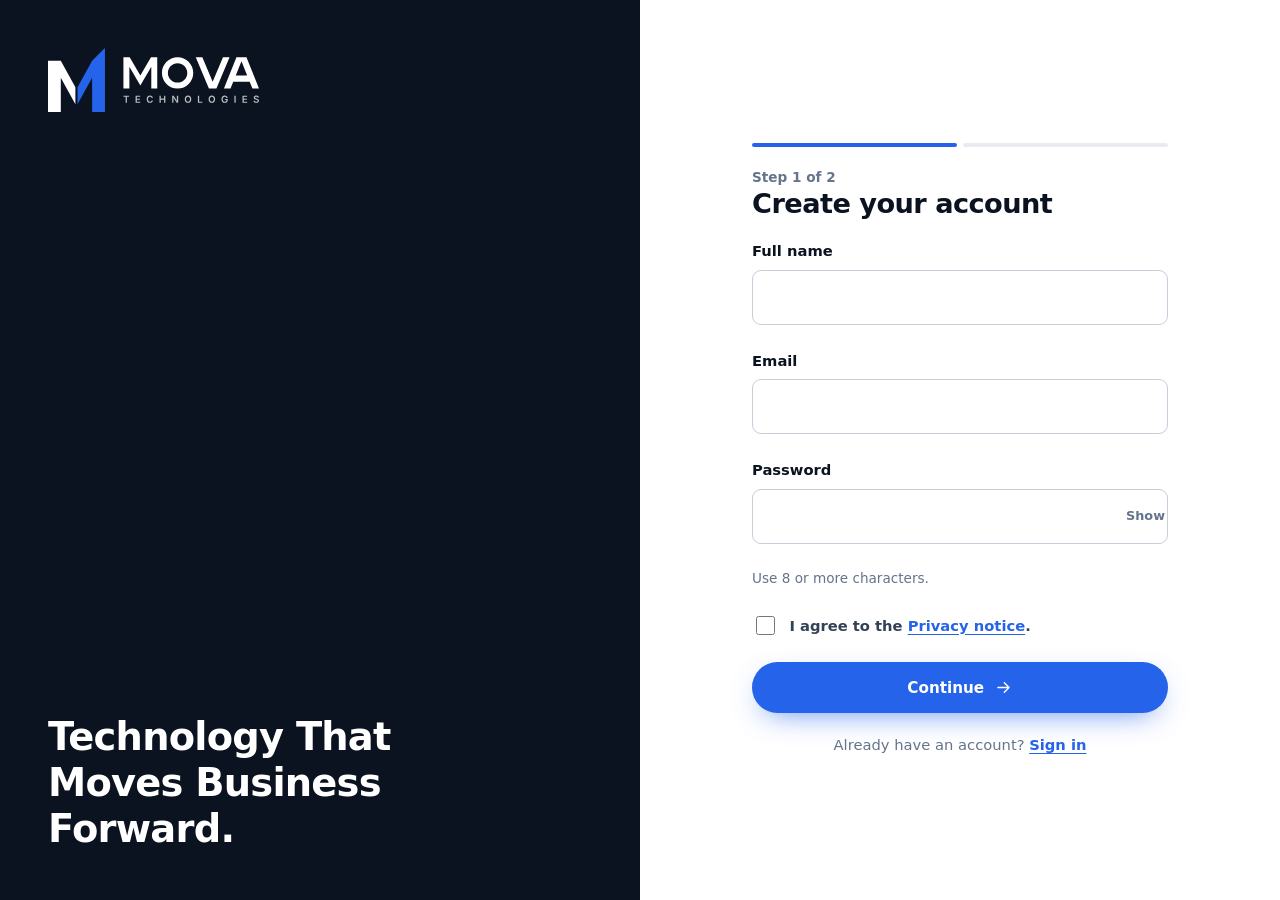
<file: app/register.html>
<!doctype html>
<html lang="en">
<head>
<meta charset="utf-8">
<meta http-equiv="Content-Security-Policy" content="default-src 'self'; script-src 'self'; style-src 'self' https://fonts.googleapis.com; font-src https://fonts.gstatic.com; img-src 'self' data:; connect-src 'self' https://*.supabase.co; base-uri 'self'; form-action 'self'; object-src 'none'">
<meta name="viewport" content="width=device-width, initial-scale=1">
<meta name="theme-color" content="#0B1220">
<meta name="robots" content="noindex">
<title>Create account | MOVA Business Platform</title>
<meta name="description" content="Sign in to the MOVA Business Platform.">
<link rel="icon" href="../favicon.svg" type="image/svg+xml">
<link rel="apple-touch-icon" href="../apple-touch-icon.png">
<link rel="preconnect" href="https://fonts.googleapis.com">
<link rel="preconnect" href="https://fonts.gstatic.com" crossorigin>
<link rel="stylesheet" href="https://fonts.googleapis.com/css2?family=Inter:wght@400;500;600&family=Sora:wght@600;700&display=swap">
<link rel="stylesheet" href="../assets/css/tokens.css">
<link rel="stylesheet" href="../assets/css/base.css">
<link rel="stylesheet" href="../assets/css/components.css">
<link rel="stylesheet" href="css/app.css">
<script src="../assets/js/boot.js"></script>
<script src="../assets/js/config.js"></script>
</head>
<body class="app-body" data-page="register">
<a class="skip-link" href="#main">Skip to content</a>
<main id="main" class="auth">
<aside class="auth__brand"><a href="../index.html" aria-label="MOVA Technologies website"><img src="../assets/img/mova-primary-reversed.svg" width="211" height="64" alt="MOVA Technologies"></a><p class="auth__tag">Technology That Moves Business Forward.</p></aside>
<section class="auth__panel"><div class="auth__card">
<div class="progress" aria-hidden="true"><i class="on"></i><i></i></div>
<div><p class="step-label">Step 1 of 2</p><h1>Create your account</h1></div>
<form class="form" data-auth novalidate>
<div class="field"><label for="name">Full name</label><input id="name" name="name" type="text" autocomplete="name" maxlength="120" aria-describedby="err-name"><span class="field-error" id="err-name" role="alert"></span></div>
<div class="field"><label for="email">Email</label><input id="email" name="email" type="email" autocomplete="email" maxlength="254" aria-describedby="err-email"><span class="field-error" id="err-email" role="alert"></span></div>
<div class="field"><label for="password">Password</label><div class="pw-wrap"><input id="password" name="password" type="password" autocomplete="new-password" maxlength="72" aria-describedby="err-password"><button class="pw-toggle" type="button" data-toggle-password="password" aria-pressed="false" aria-label="Show password">Show</button></div><span class="field-error" id="err-password" role="alert"></span></div>
<p class="field-hint">Use 8 or more characters.</p>
<div class="field"><label class="check"><input type="checkbox" id="consent" name="consent" aria-describedby="err-consent"><span>I agree to the <a href="../privacy.html">Privacy notice</a>.</span></label><span class="field-error" id="err-consent" role="alert"></span></div>
<button class="btn btn--primary btn--block" type="submit">Continue <svg class="icon" aria-hidden="true" focusable="false"><use href="../assets/img/icons.svg#i-arrow"/></svg></button>
<p class="form-status" id="form-status" role="status" aria-live="polite"></p>
</form>
<p class="auth-foot">Already have an account? <a href="login.html">Sign in</a></p>
</div></section>
</main>
<script type="module" src="js/auth-pages.js"></script>
</body>
</html>
</file>
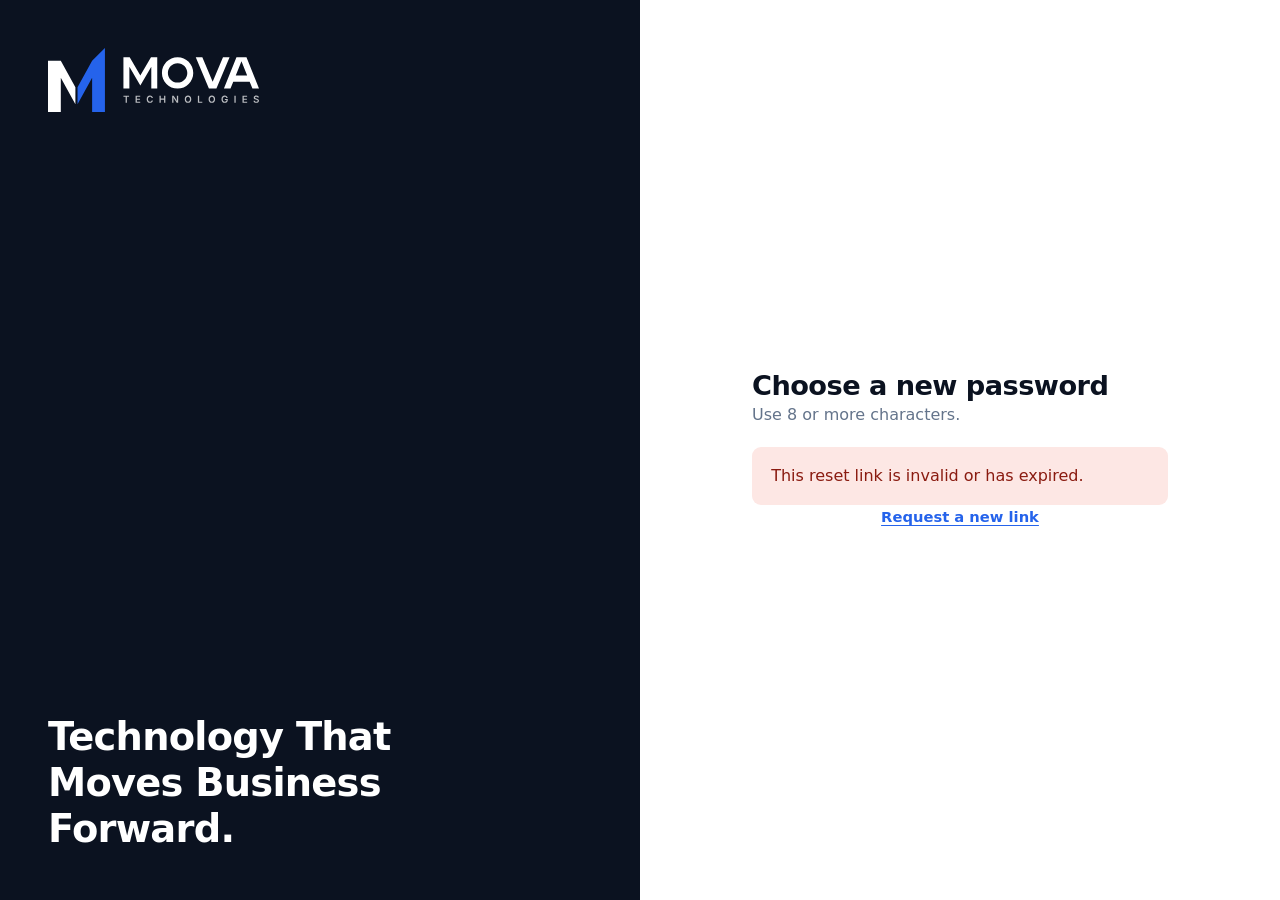
<file: app/reset.html>
<!doctype html>
<html lang="en">
<head>
<meta charset="utf-8">
<meta http-equiv="Content-Security-Policy" content="default-src 'self'; script-src 'self'; style-src 'self' https://fonts.googleapis.com; font-src https://fonts.gstatic.com; img-src 'self' data:; connect-src 'self' https://*.supabase.co; base-uri 'self'; form-action 'self'; object-src 'none'">
<meta name="viewport" content="width=device-width, initial-scale=1">
<meta name="theme-color" content="#0B1220">
<meta name="robots" content="noindex">
<title>Choose a new password | MOVA Business Platform</title>
<meta name="description" content="Sign in to the MOVA Business Platform.">
<link rel="icon" href="../favicon.svg" type="image/svg+xml">
<link rel="apple-touch-icon" href="../apple-touch-icon.png">
<link rel="preconnect" href="https://fonts.googleapis.com">
<link rel="preconnect" href="https://fonts.gstatic.com" crossorigin>
<link rel="stylesheet" href="https://fonts.googleapis.com/css2?family=Inter:wght@400;500;600&family=Sora:wght@600;700&display=swap">
<link rel="stylesheet" href="../assets/css/tokens.css">
<link rel="stylesheet" href="../assets/css/base.css">
<link rel="stylesheet" href="../assets/css/components.css">
<link rel="stylesheet" href="css/app.css">
<script src="../assets/js/boot.js"></script>
<script src="../assets/js/config.js"></script>
</head>
<body class="app-body" data-page="reset">
<a class="skip-link" href="#main">Skip to content</a>
<main id="main" class="auth">
<aside class="auth__brand"><a href="../index.html" aria-label="MOVA Technologies website"><img src="../assets/img/mova-primary-reversed.svg" width="211" height="64" alt="MOVA Technologies"></a><p class="auth__tag">Technology That Moves Business Forward.</p></aside>
<section class="auth__panel"><div class="auth__card">
<div><h1>Choose a new password</h1><p class="sub">Use 8 or more characters.</p></div>
<form class="form" data-auth novalidate>
<div class="field"><label for="password">New password</label><div class="pw-wrap"><input id="password" name="password" type="password" autocomplete="new-password" maxlength="72" aria-describedby="err-password"><button class="pw-toggle" type="button" data-toggle-password="password" aria-pressed="false" aria-label="Show password">Show</button></div><span class="field-error" id="err-password" role="alert"></span></div>
<div class="field"><label for="confirm">Confirm password</label><div class="pw-wrap"><input id="confirm" name="confirm" type="password" autocomplete="new-password" maxlength="72" aria-describedby="err-confirm"><button class="pw-toggle" type="button" data-toggle-password="confirm" aria-pressed="false" aria-label="Show password">Show</button></div><span class="field-error" id="err-confirm" role="alert"></span></div>
<button class="btn btn--primary btn--block" type="submit">Update password <svg class="icon" aria-hidden="true" focusable="false"><use href="../assets/img/icons.svg#i-check"/></svg></button>
<p class="form-status" id="form-status" role="status" aria-live="polite"></p>
</form>
<div id="reset-invalid" hidden><p class="form-status form-status--error is-visible">This reset link is invalid or has expired.</p><p class="auth-foot"><a href="forgot.html">Request a new link</a></p></div>
</div></section>
</main>
<script type="module" src="js/auth-pages.js"></script>
</body>
</html>
</file>
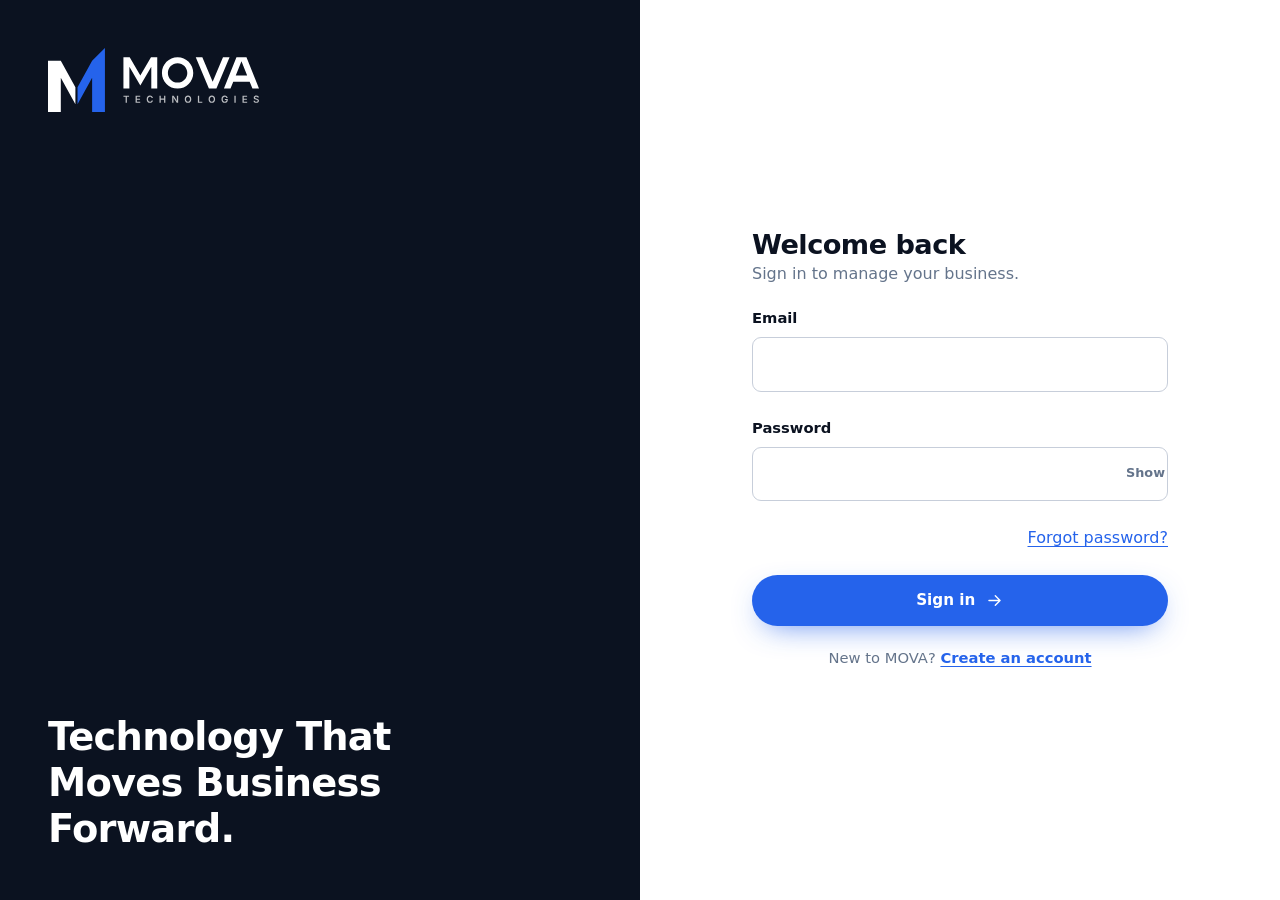
<file: app/setup.html>
<!doctype html>
<html lang="en">
<head>
<meta charset="utf-8">
<meta http-equiv="Content-Security-Policy" content="default-src 'self'; script-src 'self'; style-src 'self' https://fonts.googleapis.com; font-src https://fonts.gstatic.com; img-src 'self' data:; connect-src 'self' https://*.supabase.co; base-uri 'self'; form-action 'self'; object-src 'none'">
<meta name="viewport" content="width=device-width, initial-scale=1">
<meta name="theme-color" content="#0B1220">
<meta name="robots" content="noindex">
<title>Set up your business | MOVA Business Platform</title>
<meta name="description" content="Sign in to the MOVA Business Platform.">
<link rel="icon" href="../favicon.svg" type="image/svg+xml">
<link rel="apple-touch-icon" href="../apple-touch-icon.png">
<link rel="preconnect" href="https://fonts.googleapis.com">
<link rel="preconnect" href="https://fonts.gstatic.com" crossorigin>
<link rel="stylesheet" href="https://fonts.googleapis.com/css2?family=Inter:wght@400;500;600&family=Sora:wght@600;700&display=swap">
<link rel="stylesheet" href="../assets/css/tokens.css">
<link rel="stylesheet" href="../assets/css/base.css">
<link rel="stylesheet" href="../assets/css/components.css">
<link rel="stylesheet" href="css/app.css">
<script src="../assets/js/boot.js"></script>
<script src="../assets/js/config.js"></script>
</head>
<body class="app-body" data-page="setup">
<a class="skip-link" href="#main">Skip to content</a>
<main id="main" class="auth">
<aside class="auth__brand"><a href="../index.html" aria-label="MOVA Technologies website"><img src="../assets/img/mova-primary-reversed.svg" width="211" height="64" alt="MOVA Technologies"></a><p class="auth__tag">Technology That Moves Business Forward.</p></aside>
<section class="auth__panel"><div class="auth__card">
<div class="progress" aria-hidden="true"><i class="on"></i><i class="on"></i></div>
<div><p class="step-label">Step 2 of 2</p><h1>Set up your business</h1><p class="sub">You can change these later in Settings.</p></div>
<form class="form" id="setup-form" novalidate>
<div class="field"><label for="bname">Business name</label><input id="bname" name="bname" type="text" maxlength="100" autocomplete="organization" aria-describedby="err-bname"><span class="field-error" id="err-bname" role="alert"></span></div>
<div class="field"><label for="btype">Business type</label><select id="btype" name="btype"><option value="retail">Retail shop</option><option value="services">Services</option><option value="wholesale">Wholesale or distribution</option><option value="food">Food and beverage</option><option value="other">Other</option></select><span class="field-error" id="err-btype" role="alert"></span></div>
<div class="field"><label for="city">City or state</label><input id="city" name="city" type="text" maxlength="100" autocomplete="address-level2" aria-describedby="err-city"><span class="field-error" id="err-city" role="alert"></span></div>
<div class="field"><label for="team">Team size</label><select id="team" name="team"><option value="solo">Just me</option><option value="2-5">2 to 5 people</option><option value="6-20">6 to 20 people</option><option value="21+">More than 20</option></select><span class="field-error" id="err-team" role="alert"></span></div>
<button class="btn btn--primary btn--block" type="submit">Create my business <svg class="icon" aria-hidden="true" focusable="false"><use href="../assets/img/icons.svg#i-check"/></svg></button>
<p class="form-status" id="form-status" role="status" aria-live="polite"></p>
</form>
</div></section>
</main>
<script type="module" src="js/setup.js"></script>
</body>
</html>
</file>
<file: assets/css/tokens.css>
/* MOVA design tokens. Brand colours: Midnight Navy, Electric Blue, White, Slate Grey (brand guidelines v1.0).
   Silver is added for the website per the website brief. Surface tones are mixes of navy and blue, not new hues. */
:root {
  --navy: #0B1220;
  --navy-800: #111B30;
  --navy-700: #182440;
  --navy-line: rgba(199, 206, 218, 0.14);
  --blue: #2563EB;
  --blue-600: #1D4ED8;
  --blue-300: #7BA3F5;
  --blue-50: #EAF0FE;
  --white: #FFFFFF;
  --slate: #64748B;
  --slate-700: #334155;
  --silver: #C7CEDA;
  --silver-muted: #94A0B2;
  --silver-100: #E8ECF1;
  --silver-50: #F4F6F9;

  --font-head: "Sora", "Inter", system-ui, -apple-system, "Segoe UI", Roboto, Arial, sans-serif;
  --font-body: "Inter", system-ui, -apple-system, "Segoe UI", Roboto, Arial, sans-serif;

  --fs-sm: 0.875rem;
  --fs-base: 1rem;
  --fs-lg: clamp(1.05rem, 1rem + 0.25vw, 1.2rem);
  --fs-h3: clamp(1.15rem, 1.05rem + 0.5vw, 1.4rem);
  --fs-h2: clamp(1.75rem, 1.3rem + 2vw, 2.75rem);
  --fs-h1: clamp(2.3rem, 1.4rem + 4.4vw, 4.5rem);

  --space-1: 0.25rem; --space-2: 0.5rem; --space-3: 0.75rem; --space-4: 1rem; --space-5: 1.5rem;
  --space-6: 2rem; --space-7: 3rem; --space-8: 4.5rem; --space-9: clamp(4rem, 3rem + 5vw, 7.5rem);

  --radius: 14px; --radius-sm: 9px; --radius-lg: 22px;
  --container: 1160px; --header-h: 72px;
  --ease: cubic-bezier(0.22, 1, 0.36, 1);
  --shadow: 0 20px 50px -20px rgba(11, 18, 32, 0.35);
}
</file>
<file: assets/css/base.css>
*, *::before, *::after { box-sizing: border-box; }
html { -webkit-text-size-adjust: 100%; scroll-behavior: smooth; scroll-padding-top: calc(var(--header-h) + 16px); }
body { margin: 0; font-family: var(--font-body); font-size: var(--fs-base); line-height: 1.6; color: var(--navy); background: var(--white); -webkit-font-smoothing: antialiased; text-rendering: optimizeLegibility; }
img, svg { display: block; max-width: 100%; }
h1, h2, h3, h4 { font-family: var(--font-head); line-height: 1.12; letter-spacing: -0.02em; margin: 0; font-weight: 700; }
h1 { font-size: var(--fs-h1); } h2 { font-size: var(--fs-h2); } h3 { font-size: var(--fs-h3); font-weight: 600; letter-spacing: -0.01em; }
p { margin: 0; }
a { color: var(--blue); text-underline-offset: 3px; }
ul, ol { margin: 0; padding: 0; list-style: none; }
button, input, select, textarea { font: inherit; color: inherit; }
button { cursor: pointer; }
:focus-visible { outline: 3px solid var(--blue-300); outline-offset: 3px; border-radius: 6px; }
.container { width: min(100% - 2.5rem, var(--container)); margin-inline: auto; }
.sr-only { position: absolute; width: 1px; height: 1px; margin: -1px; padding: 0; overflow: hidden; clip: rect(0 0 0 0); white-space: nowrap; border: 0; }
.skip-link { position: absolute; left: 1rem; top: -4rem; z-index: 100; background: var(--blue); color: var(--white); padding: 0.7rem 1rem; border-radius: var(--radius-sm); text-decoration: none; transition: top 0.2s; }
.skip-link:focus { top: 1rem; }
.icon { width: 1.25em; height: 1.25em; flex: none; fill: none; stroke: currentColor; stroke-width: 1.75; stroke-linecap: round; stroke-linejoin: round; }

/* sections */
.section { padding-block: var(--space-9); position: relative; }
.section--dark { background: var(--navy); color: var(--white); }
.section--silver { background: var(--silver-50); }
.section-head { max-width: 40rem; margin-bottom: var(--space-7); display: grid; gap: var(--space-4); }
.section-head p { font-size: var(--fs-lg); color: var(--slate-700); }
.section--dark .section-head p { color: var(--silver); }
.eyebrow { font-size: 0.75rem; font-weight: 600; letter-spacing: 0.18em; text-transform: uppercase; color: var(--blue); }
.section--dark .eyebrow, .hero .eyebrow, .page-hero .eyebrow { color: var(--blue-300); }
.lead { font-size: var(--fs-lg); color: var(--silver); max-width: 34rem; }

/* reveal on scroll (only when JS is running) */
.js .reveal { opacity: 0; transform: translateY(18px); transition: opacity 0.7s var(--ease), transform 0.7s var(--ease); transition-delay: var(--d, 0ms); }
.js .reveal.is-visible { opacity: 1; transform: none; }
@media (prefers-reduced-motion: reduce) {
  html { scroll-behavior: auto; }
  *, *::before, *::after { animation-duration: 0.001ms !important; animation-iteration-count: 1 !important; transition-duration: 0.001ms !important; }
  .js .reveal { opacity: 1; transform: none; }
}

.d1 { --d: 80ms; } .d2 { --d: 160ms; } .d3 { --d: 240ms; } .d4 { --d: 320ms; } .d5 { --d: 400ms; }

[hidden] { display: none !important; }
</file>
<file: assets/css/components.css>
/* buttons */
.btn { background: transparent; display: inline-flex; align-items: center; justify-content: center; gap: 0.6rem; padding: 0.85rem 1.4rem; border-radius: 999px; border: 1px solid transparent; font-weight: 600; font-size: 0.95rem; text-decoration: none; line-height: 1.2; transition: transform 0.25s var(--ease), background 0.25s, border-color 0.25s, box-shadow 0.25s; }
.btn .icon { transition: transform 0.25s var(--ease); }
.btn:hover .icon { transform: translateX(3px); }
.btn--primary { background: var(--blue); color: var(--white); box-shadow: 0 10px 30px -12px rgba(37, 99, 235, 0.8); }
.btn--primary:hover { background: var(--blue-600); transform: translateY(-2px); }
.btn--ghost { color: var(--white); border-color: rgba(199, 206, 218, 0.35); }
.btn--ghost:hover { border-color: var(--silver); background: rgba(255, 255, 255, 0.06); }
.btn--dark { background: var(--navy); color: var(--white); }
.btn--dark:hover { background: var(--navy-700); transform: translateY(-2px); }
.btn[disabled] { opacity: 0.6; cursor: not-allowed; transform: none; }

/* header + navigation */
.site-header { position: sticky; top: 0; z-index: 50; background: rgba(11, 18, 32, 0.86); backdrop-filter: blur(14px); -webkit-backdrop-filter: blur(14px); border-bottom: 1px solid transparent; transition: border-color 0.3s, background 0.3s; }
.site-header.is-scrolled { border-bottom-color: var(--navy-line); background: rgba(11, 18, 32, 0.95); }
.site-header__inner { height: var(--header-h); display: flex; align-items: center; justify-content: space-between; gap: var(--space-5); }
.brand { display: inline-flex; align-items: center; }
.brand img { height: 34px; width: auto; }
.nav { display: flex; align-items: center; gap: var(--space-6); }
.nav ul { display: flex; gap: var(--space-5); }
.nav a:not(.btn) { color: var(--silver); text-decoration: none; font-size: 0.95rem; font-weight: 500; padding: 0.4rem 0; position: relative; transition: color 0.2s; }
.nav a:not(.btn)::after { content: ""; position: absolute; left: 0; right: 0; bottom: -2px; height: 2px; background: var(--blue); transform: scaleX(0); transform-origin: left; transition: transform 0.3s var(--ease); }
.nav a:not(.btn):hover, .nav a[aria-current="page"] { color: var(--white); }
.nav a:not(.btn):hover::after, .nav a[aria-current="page"]::after { transform: scaleX(1); }
.nav .btn { padding: 0.6rem 1.15rem; }
.nav-toggle { display: none; width: 44px; height: 44px; border-radius: 12px; border: 1px solid var(--navy-line); background: transparent; color: var(--white); align-items: center; justify-content: center; }
.nav-toggle .icon { width: 1.5rem; height: 1.5rem; }
.nav-toggle .icon-close { display: none; }
.nav-toggle[aria-expanded="true"] .icon-open { display: none; }
.nav-toggle[aria-expanded="true"] .icon-close { display: block; }
@media (max-width: 860px) {
  .nav-toggle { display: inline-flex; }
  .nav { position: fixed; inset: var(--header-h) 0 auto 0; background: var(--navy); padding: var(--space-5) 1.25rem var(--space-6); flex-direction: column; align-items: stretch; gap: var(--space-5); border-bottom: 1px solid var(--navy-line); max-height: calc(100dvh - var(--header-h)); overflow-y: auto; }
  .nav ul { flex-direction: column; gap: 0; }
  .nav li a:not(.btn) { display: block; padding: 0.95rem 0; font-size: 1.15rem; border-bottom: 1px solid var(--navy-line); }
  .nav a:not(.btn)::after { display: none; }
  .nav .btn { padding: 0.95rem 1.2rem; }
  .js .nav { display: none; }
  .js .nav.is-open { display: flex; animation: nav-in 0.3s var(--ease); }
}
@keyframes nav-in { from { opacity: 0; transform: translateY(-8px); } to { opacity: 1; transform: none; } }

/* badges */
.badge { display: inline-flex; align-items: center; gap: 0.4rem; padding: 0.25rem 0.7rem; border-radius: 999px; font-size: 0.75rem; font-weight: 600; letter-spacing: 0.02em; background: var(--blue-50); color: var(--blue-600); }
.badge::before { content: ""; width: 6px; height: 6px; border-radius: 50%; background: currentColor; }
.badge--planned { background: var(--silver-100); color: var(--slate-700); }
.badge--progress { background: #FFF4DA; color: #7A5200; }
.badge--done { background: #DDF5E7; color: #145A32; }
.on-dark .badge, .section--dark .badge--planned, .page-hero .badge--planned { background: rgba(199, 206, 218, 0.14); color: var(--silver); }
.section--dark .badge--progress { background: rgba(37, 99, 235, 0.25); color: var(--blue-300); }
.section--dark .badge--done { background: rgba(80, 200, 140, 0.18); color: #8FE0B5; }

/* cards */
.grid { display: grid; gap: var(--space-5); }
.grid--2 { grid-template-columns: repeat(2, 1fr); } .grid--3 { grid-template-columns: repeat(3, 1fr); } .grid--4 { grid-template-columns: repeat(4, 1fr); }
@media (max-width: 960px) { .grid--3, .grid--4 { grid-template-columns: repeat(2, 1fr); } }
@media (max-width: 620px) { .grid--2, .grid--3, .grid--4 { grid-template-columns: 1fr; } }
.card { background: var(--white); border: 1px solid var(--silver-100); border-radius: var(--radius); padding: var(--space-6); display: grid; gap: var(--space-4); align-content: start; transition: transform 0.35s var(--ease), box-shadow 0.35s var(--ease), border-color 0.35s; }
.card:hover { transform: translateY(-4px); box-shadow: var(--shadow); border-color: var(--blue-300); }
.card p { color: var(--slate-700); }
.section--dark .card { background: var(--navy-800); border-color: var(--navy-line); }
.section--dark .card p { color: var(--silver); }
.ico { width: 3rem; height: 3rem; border-radius: 12px; background: var(--blue-50); color: var(--blue); display: grid; place-items: center; }
.ico .icon { width: 1.5rem; height: 1.5rem; }
.section--dark .ico { background: rgba(37, 99, 235, 0.18); color: var(--blue-300); }
.tags { display: flex; flex-wrap: wrap; gap: 0.5rem; }
.tag { font-size: 0.8rem; padding: 0.2rem 0.65rem; border-radius: 999px; border: 1px solid var(--silver-100); color: var(--slate-700); }
.section--dark .tag { border-color: var(--navy-line); color: var(--silver); }

/* footer */
.site-footer { background: var(--navy); color: var(--silver); padding-block: var(--space-8) var(--space-5); border-top: 1px solid var(--navy-line); }
.footer-grid { display: grid; grid-template-columns: 1.6fr 1fr 1fr; gap: var(--space-7); }
.footer-grid img { height: 64px; width: auto; margin-bottom: var(--space-4); }
.footer-grid h2 { font-size: 0.8rem; letter-spacing: 0.16em; text-transform: uppercase; color: var(--silver-muted); font-family: var(--font-body); font-weight: 600; margin-bottom: var(--space-4); }
.footer-grid li + li { margin-top: 0.6rem; }
.footer-grid a { color: var(--silver); text-decoration: none; }
.footer-grid a:hover { color: var(--white); text-decoration: underline; }
.footer-bottom { margin-top: var(--space-7); padding-top: var(--space-5); border-top: 1px solid var(--navy-line); display: flex; flex-wrap: wrap; justify-content: space-between; gap: var(--space-3); font-size: var(--fs-sm); color: var(--silver-muted); }
@media (max-width: 720px) { .footer-grid { grid-template-columns: 1fr 1fr; } .footer-grid > :first-child { grid-column: 1 / -1; } }

/* forms */
.form { display: grid; gap: var(--space-5); }
.field { display: grid; gap: 0.45rem; }
.field label { font-weight: 600; font-size: 0.92rem; }
.field input, .field select, .field textarea { width: 100%; padding: 0.85rem 1rem; border-radius: var(--radius-sm); border: 1px solid var(--silver); background: var(--white); transition: border-color 0.2s, box-shadow 0.2s; }
.field textarea { min-height: 9rem; resize: vertical; }
.field input:focus, .field select:focus, .field textarea:focus { outline: none; border-color: var(--blue); box-shadow: 0 0 0 4px rgba(37, 99, 235, 0.18); }
.field [aria-invalid="true"] { border-color: #B42318; }
.field-error { color: #B42318; font-size: 0.85rem; min-height: 1.2em; }
.field-hint { color: var(--slate); font-size: 0.85rem; }
.check { display: flex; gap: 0.7rem; align-items: flex-start; font-size: 0.92rem; color: var(--slate-700); }
.check input { width: 1.2rem; height: 1.2rem; margin-top: 0.15rem; accent-color: var(--blue); flex: none; }
.hp { position: absolute; left: -9999px; width: 1px; height: 1px; overflow: hidden; }
.form-status { padding: 1rem 1.2rem; border-radius: var(--radius-sm); font-weight: 500; display: none; }
.form-status.is-visible { display: block; }
.form-status--ok { background: #DDF5E7; color: #0F4A2A; }
.form-status--error { background: #FDE7E4; color: #8A1B10; }
.form-status--info { background: var(--blue-50); color: var(--blue-600); }
.footer-bottom a { color: var(--silver); } .footer-bottom a:hover { color: var(--white); }
</file>
<file: assets/css/sections.css>
/* hero */
.hero { background: var(--navy); color: var(--white); position: relative; overflow: hidden; padding-block: clamp(3rem, 2rem + 5vw, 6.5rem) var(--space-9); }
.hero::before { content: ""; position: absolute; inset: 0; background-image: linear-gradient(var(--navy-line) 1px, transparent 1px), linear-gradient(90deg, var(--navy-line) 1px, transparent 1px); background-size: 56px 56px; mask-image: radial-gradient(ellipse 70% 70% at 70% 30%, #000 20%, transparent 75%); -webkit-mask-image: radial-gradient(ellipse 70% 70% at 70% 30%, #000 20%, transparent 75%); opacity: 0.55; }
.hero::after { content: ""; position: absolute; width: 60vw; height: 60vw; max-width: 760px; max-height: 760px; right: -12vw; top: -18vw; background: radial-gradient(circle, rgba(37, 99, 235, 0.38), transparent 62%); animation: glow 9s ease-in-out infinite alternate; pointer-events: none; }
@keyframes glow { from { opacity: 0.7; transform: scale(1); } to { opacity: 1; transform: scale(1.12); } }
.hero__inner { position: relative; z-index: 1; display: grid; grid-template-columns: 1fr 1.08fr; gap: var(--space-7); align-items: center; }
.hero__copy { display: grid; gap: var(--space-5); justify-items: start; }
.hero h1 .accent { color: var(--blue-300); }
.hero__cta { display: flex; flex-wrap: wrap; gap: var(--space-3); margin-top: var(--space-2); }
@media (max-width: 980px) { .hero__inner { grid-template-columns: 1fr; } }

.page-hero { background: var(--navy); color: var(--white); padding-block: clamp(3.5rem, 2rem + 6vw, 7rem) clamp(3rem, 2rem + 4vw, 5rem); position: relative; overflow: hidden; }
.page-hero::after { content: ""; position: absolute; width: 520px; height: 520px; right: -140px; top: -220px; background: radial-gradient(circle, rgba(37, 99, 235, 0.35), transparent 65%); pointer-events: none; }
.page-hero .container { position: relative; z-index: 1; display: grid; gap: var(--space-4); max-width: 54rem; margin-left: max(1.25rem, calc((100% - var(--container)) / 2)); }
.page-hero h1 { font-size: clamp(2.1rem, 1.4rem + 3.4vw, 3.8rem); }

/* product window (hero demo) */
.pw { background: var(--navy-800); border: 1px solid var(--navy-line); border-radius: var(--radius-lg); box-shadow: 0 40px 80px -30px rgba(0, 0, 0, 0.7), 0 0 0 1px rgba(37, 99, 235, 0.12); overflow: hidden; }
.pw__bar { display: flex; align-items: center; gap: 0.5rem; padding: 0.8rem 1rem; border-bottom: 1px solid var(--navy-line); }
.pw__dot { width: 10px; height: 10px; border-radius: 50%; background: var(--navy-700); }
.pw__title { margin-left: 0.5rem; font-size: 0.8rem; color: var(--silver-muted); white-space: nowrap; overflow: hidden; text-overflow: ellipsis; min-width: 0; }
.pw__chip { margin-left: auto; font-size: 0.7rem; font-weight: 600; letter-spacing: 0.08em; text-transform: uppercase; color: var(--blue-300); border: 1px solid rgba(123, 163, 245, 0.4); padding: 0.15rem 0.55rem; border-radius: 999px; white-space: nowrap; flex: none; }
.pw__body { display: grid; grid-template-columns: 56px 1fr; min-height: 340px; }
.pw__side { border-right: 1px solid var(--navy-line); padding: 0.9rem 0; display: grid; gap: 0.35rem; align-content: start; justify-items: center; }
.pw__tab { width: 40px; height: 40px; border-radius: 11px; border: 0; background: transparent; color: var(--silver-muted); display: grid; place-items: center; transition: background 0.25s, color 0.25s; }
.pw__tab:hover { color: var(--white); }
.pw__tab[aria-selected="true"] { background: rgba(37, 99, 235, 0.22); color: var(--white); box-shadow: inset 2px 0 0 var(--blue); }
.pw__panels { padding: 1.1rem 1.2rem 1.3rem; }
.pw__panel[hidden] { display: none; }
.pw__panel { animation: panel-in 0.45s var(--ease); display: grid; gap: 1rem; }
@keyframes panel-in { from { opacity: 0; transform: translateY(8px); } to { opacity: 1; transform: none; } }
.pw__h { font-family: var(--font-head); font-size: 0.95rem; font-weight: 600; }
.kpis { display: grid; grid-template-columns: repeat(3, 1fr); gap: 0.7rem; }
.kpi { background: var(--navy); border: 1px solid var(--navy-line); border-radius: 12px; padding: 0.75rem 0.85rem; }
.kpi small { display: block; color: var(--silver-muted); font-size: 0.72rem; }
.kpi strong { font-family: var(--font-head); font-size: clamp(1rem, 0.9rem + 0.6vw, 1.35rem); display: block; margin-top: 0.15rem; font-variant-numeric: tabular-nums; }
.bars { display: grid; grid-template-columns: repeat(7, 1fr); gap: 0.55rem; align-items: end; height: 120px; padding: 0.4rem 0.2rem 0; border-bottom: 1px solid var(--navy-line); }
.bar { height: 100%; display: flex; align-items: end; }
.bar i { display: block; width: 100%; border-radius: 6px 6px 2px 2px; background: linear-gradient(180deg, var(--blue), rgba(37, 99, 235, 0.35)); height: calc(var(--h, 0) * 1%); transform-origin: bottom; animation: bar-up 0.8s var(--ease) both; animation-delay: calc(var(--i, 0) * 60ms); }
@keyframes bar-up { from { transform: scaleY(0); } to { transform: scaleY(1); } }
.days { display: grid; grid-template-columns: repeat(7, 1fr); gap: 0.55rem; font-size: 0.68rem; color: var(--silver-muted); text-align: center; }
.rows { display: grid; gap: 0.55rem; }
.row { display: grid; grid-template-columns: 1fr auto; gap: 0.2rem 0.8rem; align-items: center; background: var(--navy); border: 1px solid var(--navy-line); border-radius: 12px; padding: 0.65rem 0.85rem; font-size: 0.88rem; }
.row span:last-child { font-variant-numeric: tabular-nums; color: var(--silver); }
.meter { grid-column: 1 / -1; height: 5px; border-radius: 99px; background: var(--navy-700); overflow: hidden; }
.meter i { display: block; height: 100%; width: calc(var(--w, 0) * 1%); background: var(--blue); border-radius: inherit; animation: meter-in 0.9s var(--ease) both; transform-origin: left; }
.meter i.low { background: #E8A23B; }
@keyframes meter-in { from { transform: scaleX(0); } to { transform: scaleX(1); } }
.pw__note { font-size: 0.72rem; color: var(--silver-muted); }
@media (max-width: 520px) { .pw__body { grid-template-columns: 48px 1fr; } .kpis { grid-template-columns: 1fr 1fr 1fr; gap: 0.4rem; } .kpi { padding: 0.6rem; } .pw__panels { padding: 0.9rem; } }

/* three pillars */
.pillar { display: grid; gap: var(--space-4); }
.pillar h3 { font-size: 1.2rem; }
.pillar p { color: var(--slate-700); }

/* connect demo */
.connect-wrap { display: grid; gap: var(--space-5); justify-items: center; }
.seg { display: inline-flex; padding: 0.3rem; border-radius: 999px; background: var(--navy-800); border: 1px solid var(--navy-line); }
.seg button { border: 0; background: transparent; color: var(--silver); padding: 0.6rem 1.2rem; border-radius: 999px; font-weight: 600; font-size: 0.92rem; transition: background 0.3s, color 0.3s; }
.seg button[aria-pressed="true"] { background: var(--blue); color: var(--white); }
.connect { position: relative; width: 100%; max-width: 820px; aspect-ratio: 16 / 9; border: 1px solid var(--navy-line); border-radius: var(--radius-lg); background: radial-gradient(circle at 50% 52%, rgba(37, 99, 235, 0.16), transparent 55%), var(--navy-800); overflow: hidden; }
@media (max-width: 620px) { .connect { aspect-ratio: 4 / 5; } }
.connect svg.lines { position: absolute; inset: 0; width: 100%; height: 100%; }
.connect svg.lines line { stroke: var(--blue-300); stroke-width: 1.5; vector-effect: non-scaling-stroke; stroke-dasharray: 100; stroke-dashoffset: 100; opacity: 0; transition: stroke-dashoffset 0.9s var(--ease) 0.35s, opacity 0.4s 0.35s; }
.connect[data-state="connected"] svg.lines line { stroke-dashoffset: 0; opacity: 0.8; }
.node { position: absolute; left: var(--sx); top: var(--sy); transform: translate(-50%, -50%) rotate(var(--sr, 0deg)); display: inline-flex; align-items: center; gap: 0.5rem; padding: 0.5rem 0.8rem; background: var(--navy); border: 1px solid var(--navy-line); border-radius: 12px; color: var(--silver); font-size: 0.82rem; font-weight: 500; white-space: nowrap; transition: left 0.9s var(--ease), top 0.9s var(--ease), transform 0.9s var(--ease), border-color 0.6s, color 0.6s; }
.node .icon { width: 1.05rem; height: 1.05rem; color: var(--silver-muted); transition: color 0.6s; }
.connect[data-state="connected"] .node { left: var(--cx); top: var(--cy); transform: translate(-50%, -50%) rotate(0deg); border-color: rgba(123, 163, 245, 0.55); color: var(--white); }
.connect[data-state="connected"] .node .icon { color: var(--blue-300); }
.node--1 { --sx: 14%; --sy: 22%; --sr: -5deg; --cx: 24%; --cy: 26%; }
.node--2 { --sx: 70%; --sy: 14%; --sr: 4deg; --cx: 76%; --cy: 26%; }
.node--3 { --sx: 30%; --sy: 80%; --sr: 6deg; --cx: 24%; --cy: 76%; }
.node--4 { --sx: 82%; --sy: 68%; --sr: -6deg; --cx: 76%; --cy: 76%; }
.node--5 { --sx: 52%; --sy: 22%; --sr: 3deg; --cx: 50%; --cy: 10%; }
.hub { position: absolute; left: 50%; top: 52%; transform: translate(-50%, -50%) scale(0.82); width: 92px; height: 92px; border-radius: 26px; background: var(--navy); border: 1px solid var(--navy-line); display: grid; place-items: center; transition: transform 0.9s var(--ease), border-color 0.6s, box-shadow 0.9s; }
.hub img { width: 44px; height: auto; opacity: 0.55; transition: opacity 0.6s; }
.connect[data-state="connected"] .hub { transform: translate(-50%, -50%) scale(1); border-color: var(--blue); box-shadow: 0 0 0 10px rgba(37, 99, 235, 0.12), 0 0 60px rgba(37, 99, 235, 0.4); }
.connect[data-state="connected"] .hub img { opacity: 1; }
@media (max-width: 620px) { .node { font-size: 0.72rem; padding: 0.4rem 0.55rem; } .node--1 { --sx: 24%; --sy: 16%; } .node--2 { --sx: 76%; --sy: 10%; } .node--3 { --sx: 24%; --sy: 88%; } .node--4 { --sx: 76%; --sy: 66%; } }
.connect-caption { color: var(--silver); text-align: center; min-height: 1.6em; }

/* module tiles + explorer */
.mod-tiles { display: grid; grid-template-columns: repeat(5, 1fr); gap: var(--space-4); }
@media (max-width: 960px) { .mod-tiles { grid-template-columns: repeat(3, 1fr); } }
@media (max-width: 520px) { .mod-tiles { grid-template-columns: repeat(2, 1fr); } }
.mod-tile { display: grid; gap: 0.7rem; justify-items: start; padding: 1.2rem; border-radius: var(--radius); border: 1px solid var(--silver-100); background: var(--white); text-decoration: none; color: var(--navy); font-weight: 600; font-size: 0.95rem; transition: transform 0.3s var(--ease), border-color 0.3s, box-shadow 0.3s; }
.mod-tile:hover { transform: translateY(-3px); border-color: var(--blue-300); box-shadow: var(--shadow); }
.mod-tile .ico { width: 2.5rem; height: 2.5rem; }
.explorer { display: grid; grid-template-columns: 300px 1fr; gap: var(--space-5); align-items: start; }
@media (max-width: 860px) { .explorer { grid-template-columns: 1fr; } }
.explorer__list { display: grid; gap: 0.4rem; }
@media (max-width: 860px) { .explorer__list { display: flex; overflow-x: auto; padding-bottom: 0.5rem; scroll-snap-type: x proximity; } .explorer__list button { flex: none; scroll-snap-align: start; } }
.explorer__list button { display: flex; align-items: center; gap: 0.75rem; text-align: left; padding: 0.8rem 1rem; border-radius: var(--radius-sm); border: 1px solid transparent; background: transparent; color: var(--silver); font-weight: 500; transition: background 0.25s, color 0.25s, border-color 0.25s; }
.explorer__list button:hover { color: var(--white); background: rgba(255, 255, 255, 0.04); }
.explorer__list button[aria-selected="true"] { background: var(--navy-800); border-color: rgba(123, 163, 245, 0.45); color: var(--white); }
.explorer__panel { background: var(--navy-800); border: 1px solid var(--navy-line); border-radius: var(--radius-lg); padding: var(--space-6); display: grid; gap: var(--space-5); min-height: 340px; align-content: start; animation: panel-in 0.45s var(--ease); }
.explorer__head { display: flex; align-items: center; gap: var(--space-4); flex-wrap: wrap; }
.explorer__head h3 { font-size: 1.5rem; }
.explorer__panel p { color: var(--silver); }
.feat { display: grid; gap: 0.7rem; }
.feat li { display: flex; gap: 0.7rem; align-items: flex-start; color: var(--white); }
.feat .icon { color: var(--blue-300); margin-top: 0.2rem; }
.meta { display: grid; grid-template-columns: repeat(2, 1fr); gap: var(--space-4); padding-top: var(--space-4); border-top: 1px solid var(--navy-line); }
.meta small { display: block; color: var(--silver-muted); font-size: 0.75rem; text-transform: uppercase; letter-spacing: 0.1em; margin-bottom: 0.2rem; }
.meta span { color: var(--silver); font-size: 0.92rem; }

/* roadmap */
.roadmap { display: grid; grid-template-columns: repeat(5, 1fr); gap: var(--space-4); position: relative; counter-reset: step; }
.roadmap::before { content: ""; position: absolute; left: 0; right: 0; top: 19px; height: 2px; background: var(--silver-100); }
.roadmap::after { content: ""; position: absolute; left: 0; top: 19px; height: 2px; width: 14%; background: var(--blue); transform-origin: left; animation: line-grow 1.4s var(--ease) 0.3s both; }
@keyframes line-grow { from { transform: scaleX(0); } to { transform: scaleX(1); } }
.rm-step { position: relative; display: grid; gap: 0.6rem; justify-items: start; align-content: start; padding-top: 0; }
.rm-dot { width: 40px; height: 40px; border-radius: 50%; background: var(--white); border: 2px solid var(--silver); display: grid; place-items: center; color: var(--slate); position: relative; z-index: 1; font-weight: 700; font-size: 0.85rem; }
.rm-step.is-done .rm-dot { background: var(--blue); border-color: var(--blue); color: var(--white); }
.rm-step.is-now .rm-dot { border-color: var(--blue); color: var(--blue); box-shadow: 0 0 0 6px rgba(37, 99, 235, 0.15); }
.rm-step h3 { font-size: 1.02rem; }
.rm-step p { font-size: 0.9rem; color: var(--slate-700); }
@media (max-width: 860px) { .roadmap { grid-template-columns: 1fr; gap: var(--space-5); } .roadmap::before, .roadmap::after { left: 19px; right: auto; top: 0; bottom: 0; width: 2px; height: auto; } .roadmap::after { display: none; } .rm-step { grid-template-columns: 40px 1fr; column-gap: 1rem; justify-items: start; } .rm-step > :not(.rm-dot) { grid-column: 2; } }

/* roles + values + steps */
.role { display: grid; gap: 0.6rem; }
.role h3 { font-size: 1.05rem; }
.role p { font-size: 0.92rem; color: var(--slate-700); }
.steps { display: grid; grid-template-columns: repeat(4, 1fr); gap: var(--space-5); counter-reset: s; }
@media (max-width: 860px) { .steps { grid-template-columns: repeat(2, 1fr); } } @media (max-width: 520px) { .steps { grid-template-columns: 1fr; } }
.step { border-top: 2px solid var(--silver-100); padding-top: var(--space-4); display: grid; gap: 0.5rem; position: relative; }
.step::before { content: ""; position: absolute; top: -2px; left: 0; width: 0; height: 2px; background: var(--blue); transition: width 0.9s var(--ease) var(--d, 0ms); }
.step.is-visible::before, html:not(.js) .step::before { width: 100%; }
.step b { font-family: var(--font-head); color: var(--blue); font-size: 0.9rem; }
.step h3 { font-size: 1.1rem; } .step p { color: var(--slate-700); font-size: 0.94rem; }
.value { display: grid; gap: 0.6rem; }
.value h3 { font-size: 1.05rem; } .value p { font-size: 0.92rem; color: var(--slate-700); }

/* security lanes */
.lanes { display: grid; grid-template-columns: 1fr 1fr; gap: var(--space-5); max-width: 760px; }
@media (max-width: 560px) { .lanes { grid-template-columns: 1fr; } }
.lane { border: 1px solid var(--navy-line); background: var(--navy-800); border-radius: var(--radius); padding: var(--space-5); display: grid; gap: 0.8rem; position: relative; overflow: hidden; }
.lane header { display: flex; align-items: center; gap: 0.6rem; font-weight: 600; }
.lane header .icon { color: var(--blue-300); }
.lane .bar-line { height: 8px; border-radius: 99px; background: var(--navy-700); position: relative; overflow: hidden; }
.lane .bar-line::after { content: ""; position: absolute; inset: 0; width: 55%; background: var(--blue); border-radius: inherit; animation: scan 3.2s ease-in-out infinite alternate; }
.lane:nth-child(2) .bar-line::after { width: 38%; animation-delay: 0.8s; background: var(--blue-300); }
@keyframes scan { from { transform: translateX(-30%); } to { transform: translateX(110%); } }
.wall { grid-column: 1 / -1; display: flex; align-items: center; justify-content: center; gap: 0.6rem; color: var(--blue-300); font-size: 0.85rem; font-weight: 600; letter-spacing: 0.06em; text-transform: uppercase; }

/* cta band */
.cta-band { background: var(--navy); color: var(--white); border-radius: var(--radius-lg); padding: clamp(2rem, 1rem + 4vw, 4.5rem); display: grid; gap: var(--space-5); justify-items: start; position: relative; overflow: hidden; }
.cta-band::after { content: ""; position: absolute; right: -80px; bottom: -120px; width: 380px; height: 380px; background: radial-gradient(circle, rgba(37, 99, 235, 0.45), transparent 65%); }
.cta-band > * { position: relative; z-index: 1; }

/* two-col layout */
.split { display: grid; grid-template-columns: 1fr 1fr; gap: var(--space-7); align-items: start; }
@media (max-width: 860px) { .split { grid-template-columns: 1fr; } }
.statement { font-family: var(--font-head); font-size: clamp(1.4rem, 1.1rem + 1.4vw, 2.1rem); line-height: 1.25; letter-spacing: -0.02em; font-weight: 600; }
.founder { display: flex; gap: var(--space-5); align-items: center; }
.avatar { width: 72px; height: 72px; border-radius: 20px; background: var(--navy); display: grid; place-items: center; flex: none; }
.avatar img { width: 34px; height: auto; }
.status-list { display: grid; gap: var(--space-4); }
.status-item { display: grid; grid-template-columns: auto 1fr auto; gap: var(--space-4); align-items: center; padding: var(--space-4) var(--space-5); border: 1px solid var(--silver-100); border-radius: var(--radius); background: var(--white); }
.prose { max-width: 44rem; display: grid; gap: var(--space-4); }
.prose h2 { font-size: 1.4rem; margin-top: var(--space-5); } .prose li { list-style: disc; margin-left: 1.2rem; }
.prose p, .prose li { color: var(--slate-700); }

.cta-row { margin-top: var(--space-6); }

.contact-side li { display: flex; gap: var(--space-4); align-items: flex-start; }
.contact-side p { color: var(--slate-700); }

/* live demo sandbox */
.sbx { background: var(--navy-800); border: 1px solid var(--navy-line); border-radius: var(--radius-lg); overflow: hidden; box-shadow: 0 40px 80px -30px rgba(0, 0, 0, 0.6); }
.sbx__bar { display: flex; align-items: center; gap: var(--space-3); flex-wrap: wrap; padding: 0.7rem 1rem; border-bottom: 1px solid var(--navy-line); }
.sbx__tabs { display: flex; gap: 0.25rem; flex: 1; overflow-x: auto; }
.sbx__tab { display: inline-flex; align-items: center; gap: 0.5rem; padding: 0.6rem 1rem; border: 0; border-radius: var(--radius-sm); background: transparent; color: var(--silver); font-weight: 600; font-size: 0.92rem; white-space: nowrap; transition: background 0.25s, color 0.25s; }
.sbx__tab:hover { color: var(--white); }
.sbx__tab[aria-selected="true"] { background: rgba(37, 99, 235, 0.22); color: var(--white); }
.sbx__reset { border: 1px solid var(--navy-line); background: transparent; color: var(--silver); border-radius: 999px; padding: 0.45rem 0.9rem; font-size: 0.82rem; font-weight: 600; }
.sbx__reset:hover { color: var(--white); border-color: var(--silver); }
.sbx__panel { padding: clamp(1rem, 0.6rem + 2vw, 1.8rem); display: grid; gap: var(--space-5); animation: panel-in 0.45s var(--ease); }
.sbx__panel[hidden] { display: none; }
.sbx h3 { font-size: 1rem; color: var(--white); }
.sbx .kpi strong { font-size: clamp(1.1rem, 0.9rem + 1vw, 1.7rem); }
.sbx .bars { height: 150px; }
.sbx-grid { display: grid; grid-template-columns: 1.1fr 1fr; gap: var(--space-5); align-items: start; }
@media (max-width: 860px) { .sbx-grid { grid-template-columns: 1fr; } }
.sbx ul.list { display: grid; gap: 0.55rem; }
.sbx .row { display: flex; justify-content: space-between; gap: 0.8rem; align-items: center; flex-wrap: wrap; }
.sbx .empty { color: var(--silver-muted); font-size: 0.9rem; padding: 0.4rem 0; }
.pill { font-size: 0.75rem; font-weight: 600; padding: 0.15rem 0.6rem; border-radius: 999px; white-space: nowrap; }
.pill--ok { background: rgba(80, 200, 140, 0.16); color: #8FE0B5; }
.pill--low { background: rgba(232, 162, 59, 0.18); color: #F2C078; }
.pill--out { background: rgba(240, 100, 90, 0.18); color: #FF9D94; }
.tbl { width: 100%; border-collapse: collapse; font-size: 0.92rem; }
.tbl th { text-align: left; font-size: 0.72rem; letter-spacing: 0.1em; text-transform: uppercase; color: var(--silver-muted); font-weight: 600; padding: 0.5rem 0.6rem; border-bottom: 1px solid var(--navy-line); }
.tbl td { padding: 0.7rem 0.6rem; border-bottom: 1px solid var(--navy-line); color: var(--silver); vertical-align: middle; }
.tbl td:first-child { color: var(--white); font-weight: 500; }
.actions { display: flex; gap: 0.4rem; }
.mini { border: 1px solid rgba(123, 163, 245, 0.5); background: rgba(37, 99, 235, 0.15); color: var(--white); border-radius: 8px; padding: 0.3rem 0.65rem; font-size: 0.8rem; font-weight: 600; }
.mini:hover { background: rgba(37, 99, 235, 0.35); }
.mini--ghost { border-color: var(--navy-line); background: transparent; color: var(--silver); }
@media (max-width: 640px) {
  .tbl thead { position: absolute; width: 1px; height: 1px; overflow: hidden; clip: rect(0 0 0 0); }
  .tbl, .tbl tbody, .tbl tr, .tbl td { display: block; }
  .tbl tr { border: 1px solid var(--navy-line); border-radius: 12px; padding: 0.5rem 0.7rem; margin-bottom: 0.7rem; background: var(--navy); }
  .tbl td { border: 0; display: flex; justify-content: space-between; gap: 1rem; padding: 0.35rem 0; text-align: right; }
  .tbl td::before { content: attr(data-label); color: var(--silver-muted); font-size: 0.75rem; text-transform: uppercase; letter-spacing: 0.08em; text-align: left; }
}
.sbx .form { gap: var(--space-4); }
.sbx .form-row { display: grid; grid-template-columns: repeat(4, 1fr); gap: var(--space-3); }
.sbx .form-row--2 { grid-template-columns: 2fr 1fr auto; align-items: end; }
@media (max-width: 720px) { .sbx .form-row, .sbx .form-row--2 { grid-template-columns: 1fr 1fr; } .sbx .form-row--2 .btn { grid-column: 1 / -1; } }
.sbx .field label { color: var(--silver); font-size: 0.82rem; }
.sbx .field input, .sbx .field select { background: var(--navy); border-color: var(--navy-line); color: var(--white); padding: 0.7rem 0.8rem; }
.sbx .field input:focus, .sbx .field select:focus { border-color: var(--blue-300); }
.sbx .btn { padding: 0.7rem 1.1rem; }
.form-msg { min-height: 1.4em; font-size: 0.88rem; }
.form-msg--ok { color: #8FE0B5; } .form-msg--error { color: #FF9D94; }
.cart-right { display: inline-flex; gap: 0.6rem; align-items: center; flex-wrap: wrap; justify-content: flex-end; }
.cart-total { display: flex; justify-content: space-between; align-items: center; font-family: var(--font-head); font-weight: 600; padding-top: 0.8rem; border-top: 1px solid var(--navy-line); }
.sbx-note { display: flex; gap: 0.7rem; align-items: flex-start; color: var(--silver); font-size: 0.9rem; }
.sbx-note .icon { color: var(--blue-300); margin-top: 0.15rem; }

html:not(.js) .sbx, html:not(.js) .sbx-note { display: none; }
</file>
<file: app/css/app.css>
/* MOVA platform: authentication screens and application shell. Builds on ../../assets/css tokens, base and components. */
.app-body { background: var(--silver-50); }

/* auth screens (phone first: navy header, white sheet) */
.auth { min-height: 100dvh; display: grid; grid-template-rows: auto 1fr; background: var(--navy); }
.auth__brand { padding: 2.2rem 1.5rem 3.4rem; display: grid; gap: 1rem; align-content: start; color: var(--silver); }
.auth__brand img { height: 48px; width: auto; }
.auth__tag { display: none; font-family: var(--font-head); font-size: clamp(1.6rem, 1.2rem + 1.6vw, 2.4rem); line-height: 1.2; color: var(--white); max-width: 18ch; letter-spacing: -0.02em; font-weight: 600; }
.auth__panel { background: var(--white); border-radius: 28px 28px 0 0; padding: 2rem 1.5rem 2.5rem; margin-top: -1.6rem; display: flex; justify-content: center; align-items: flex-start; }
.auth__card { width: 100%; max-width: 26rem; display: grid; gap: 1.25rem; }
.auth__card h1 { font-size: 1.7rem; }
.auth__card .sub { color: var(--slate); }
.progress { display: flex; gap: 6px; }
.progress i { flex: 1; height: 4px; border-radius: 4px; background: var(--silver-100); }
.progress i.on { background: var(--blue); }
.step-label { font-size: 0.85rem; font-weight: 600; color: var(--slate); }
.pw-wrap { position: relative; }
.pw-wrap input { padding-right: 3.2rem; }
.pw-toggle { position: absolute; right: 0.4rem; top: 50%; transform: translateY(-50%); width: 2.6rem; height: 2.6rem; border: 0; background: transparent; color: var(--slate); border-radius: 8px; font-size: 0.8rem; font-weight: 600; }
.pw-toggle:hover { color: var(--navy); }
.row-end { text-align: right; }
.auth-foot { text-align: center; color: var(--slate); font-size: 0.92rem; }
.auth-foot a { font-weight: 600; }
.btn--block { width: 100%; padding-block: 0.95rem; }
@media (min-width: 900px) {
  .auth { grid-template-columns: 1fr 1fr; grid-template-rows: 1fr; }
  .auth__brand { padding: 3rem; align-content: space-between; }
  .auth__brand img { height: 64px; }
  .auth__tag { display: block; }
  .auth__panel { border-radius: 0; margin-top: 0; align-items: center; padding: 3rem; }
}

/* application shell */
.shell { min-height: 100dvh; display: grid; grid-template-columns: 1fr; }
.shell__side { display: none; background: var(--navy); color: var(--silver); padding: 1.5rem 1rem; flex-direction: column; justify-content: space-between; gap: 2rem; }
.shell__side img { height: 34px; width: auto; margin: 0 0.4rem; }
.side-nav { display: grid; gap: 2px; margin-top: 1.5rem; }
.side-nav a { display: flex; align-items: center; gap: 0.8rem; padding: 0 0.9rem; height: 44px; border-radius: 10px; color: var(--silver); text-decoration: none; font-weight: 500; font-size: 0.92rem; }
.side-nav a[aria-current="page"] { background: rgba(37, 99, 235, 0.22); color: var(--white); }
.side-user { display: grid; gap: 0.6rem; padding: 0.8rem; border-top: 1px solid var(--navy-line); font-size: 0.85rem; }
.side-user strong { color: var(--white); font-weight: 600; word-break: break-word; }
.side-user .btn { padding: 0.55rem 1rem; font-size: 0.85rem; }
.shell__top { background: var(--navy); color: var(--white); display: flex; align-items: center; justify-content: space-between; gap: 1rem; padding: 0.8rem 1rem; }
.shell__top .who { display: flex; align-items: center; gap: 0.75rem; min-width: 0; }
.shell__top .who span { overflow: hidden; text-overflow: ellipsis; white-space: nowrap; font-weight: 600; }
.shell__top img { height: 30px; width: auto; flex: none; }
.shell__top .btn { padding: 0.5rem 0.9rem; font-size: 0.82rem; flex: none; }
.shell__main { padding: 1.25rem 1rem 3rem; display: grid; gap: 1.25rem; align-content: start; min-width: 0; }
.shell__main > .inner { display: grid; gap: 1.25rem; max-width: 56rem; }
@media (min-width: 900px) {
  .shell { grid-template-columns: 248px 1fr; }
  .shell__side { display: flex; position: sticky; top: 0; height: 100dvh; }
  .shell__top { display: none; }
  .shell__main { padding: 2rem; }
}
.dash-head { display: grid; gap: 0.25rem; }
.dash-head h1 { font-size: clamp(1.6rem, 1.3rem + 1.2vw, 2.2rem); }
.sub { color: var(--slate-700); }
.card-title { font-size: 1.05rem; }
.facts { display: grid; gap: 0.1rem; margin: 0; }
.facts > div { display: flex; justify-content: space-between; gap: 1rem; padding: 0.7rem 0; border-top: 1px solid var(--silver-100); }
.facts dt { color: var(--slate); font-size: 0.92rem; }
.facts dd { margin: 0; font-weight: 500; text-align: right; word-break: break-word; }
.steps-list { display: grid; }
.steps-item { display: flex; justify-content: space-between; align-items: center; gap: 1rem; padding: 0.75rem 0; border-top: 1px solid var(--silver-100); }
.loading { color: var(--slate); padding: 2rem 0; }
.card:hover { transform: none; box-shadow: none; border-color: var(--silver-100); }
.auth__card .field-error { min-height: 0; } .auth__card .field-error:empty { display: none; }
</file>
